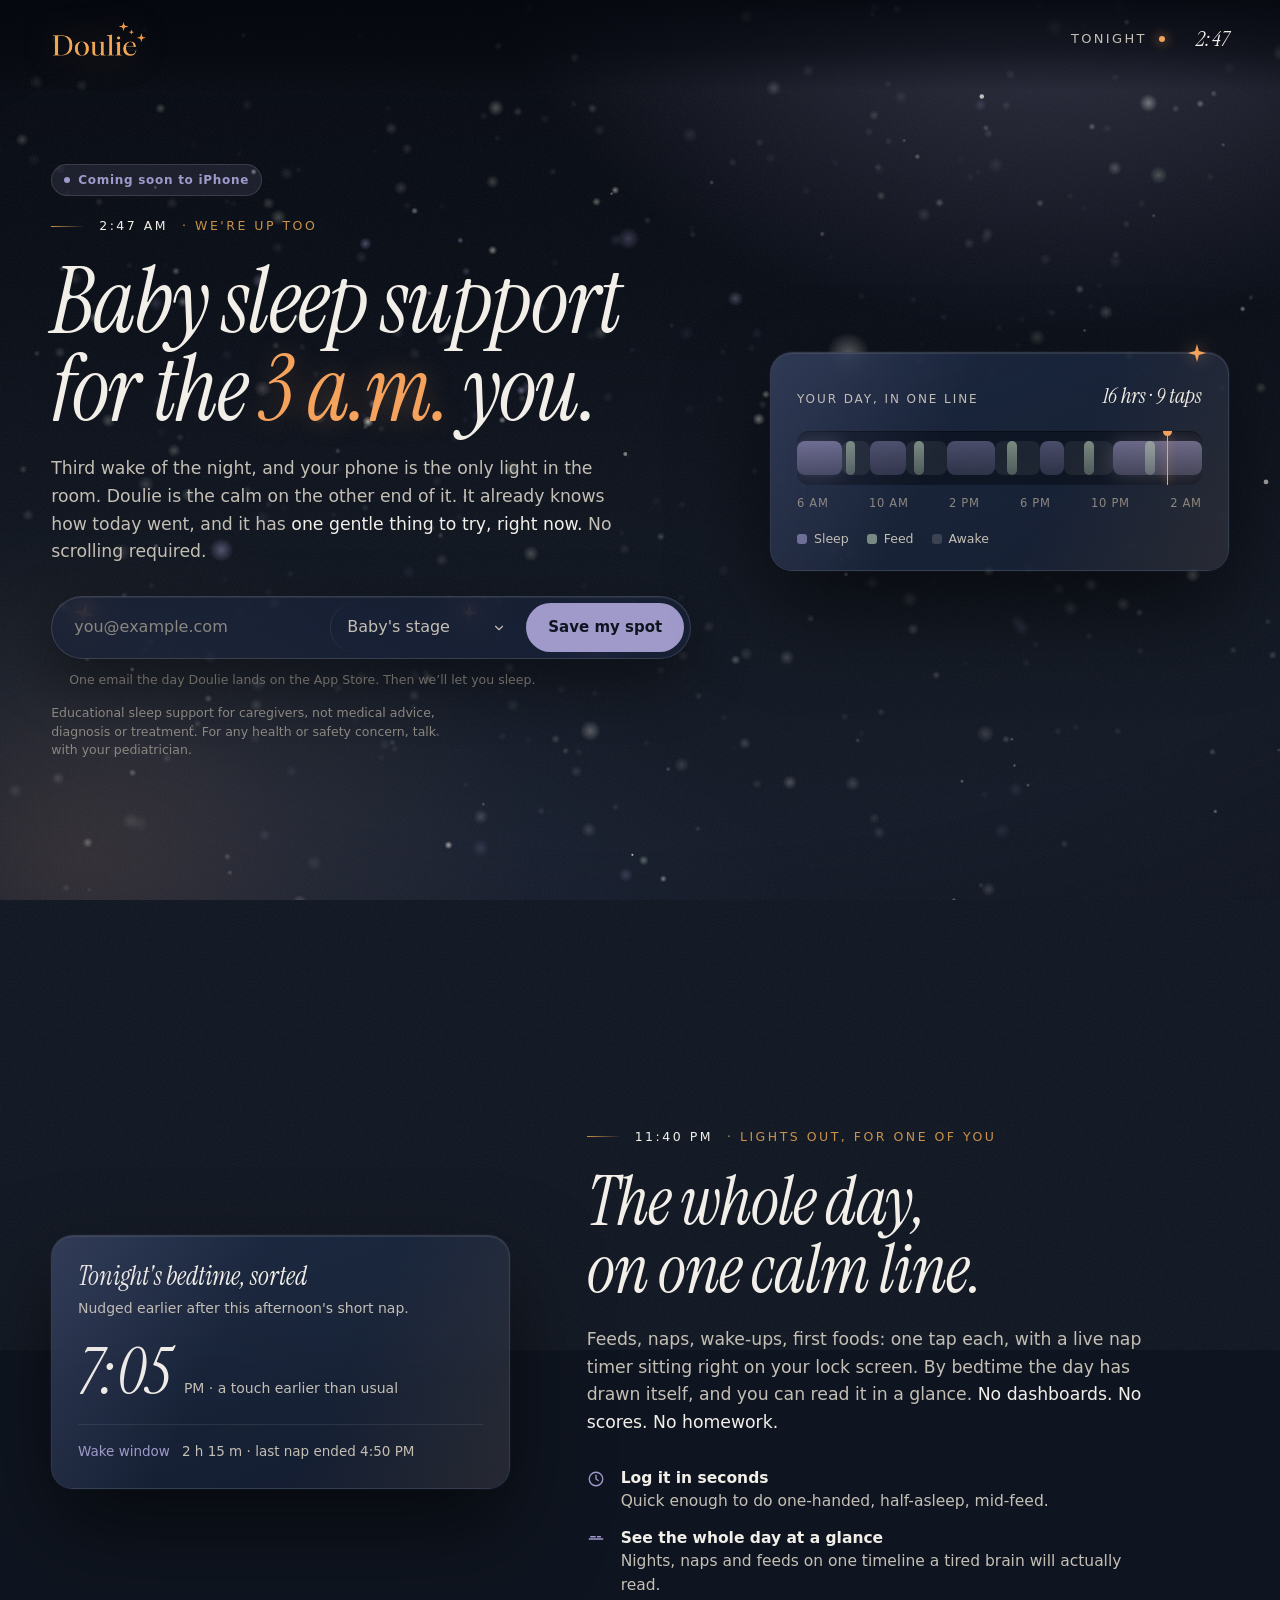
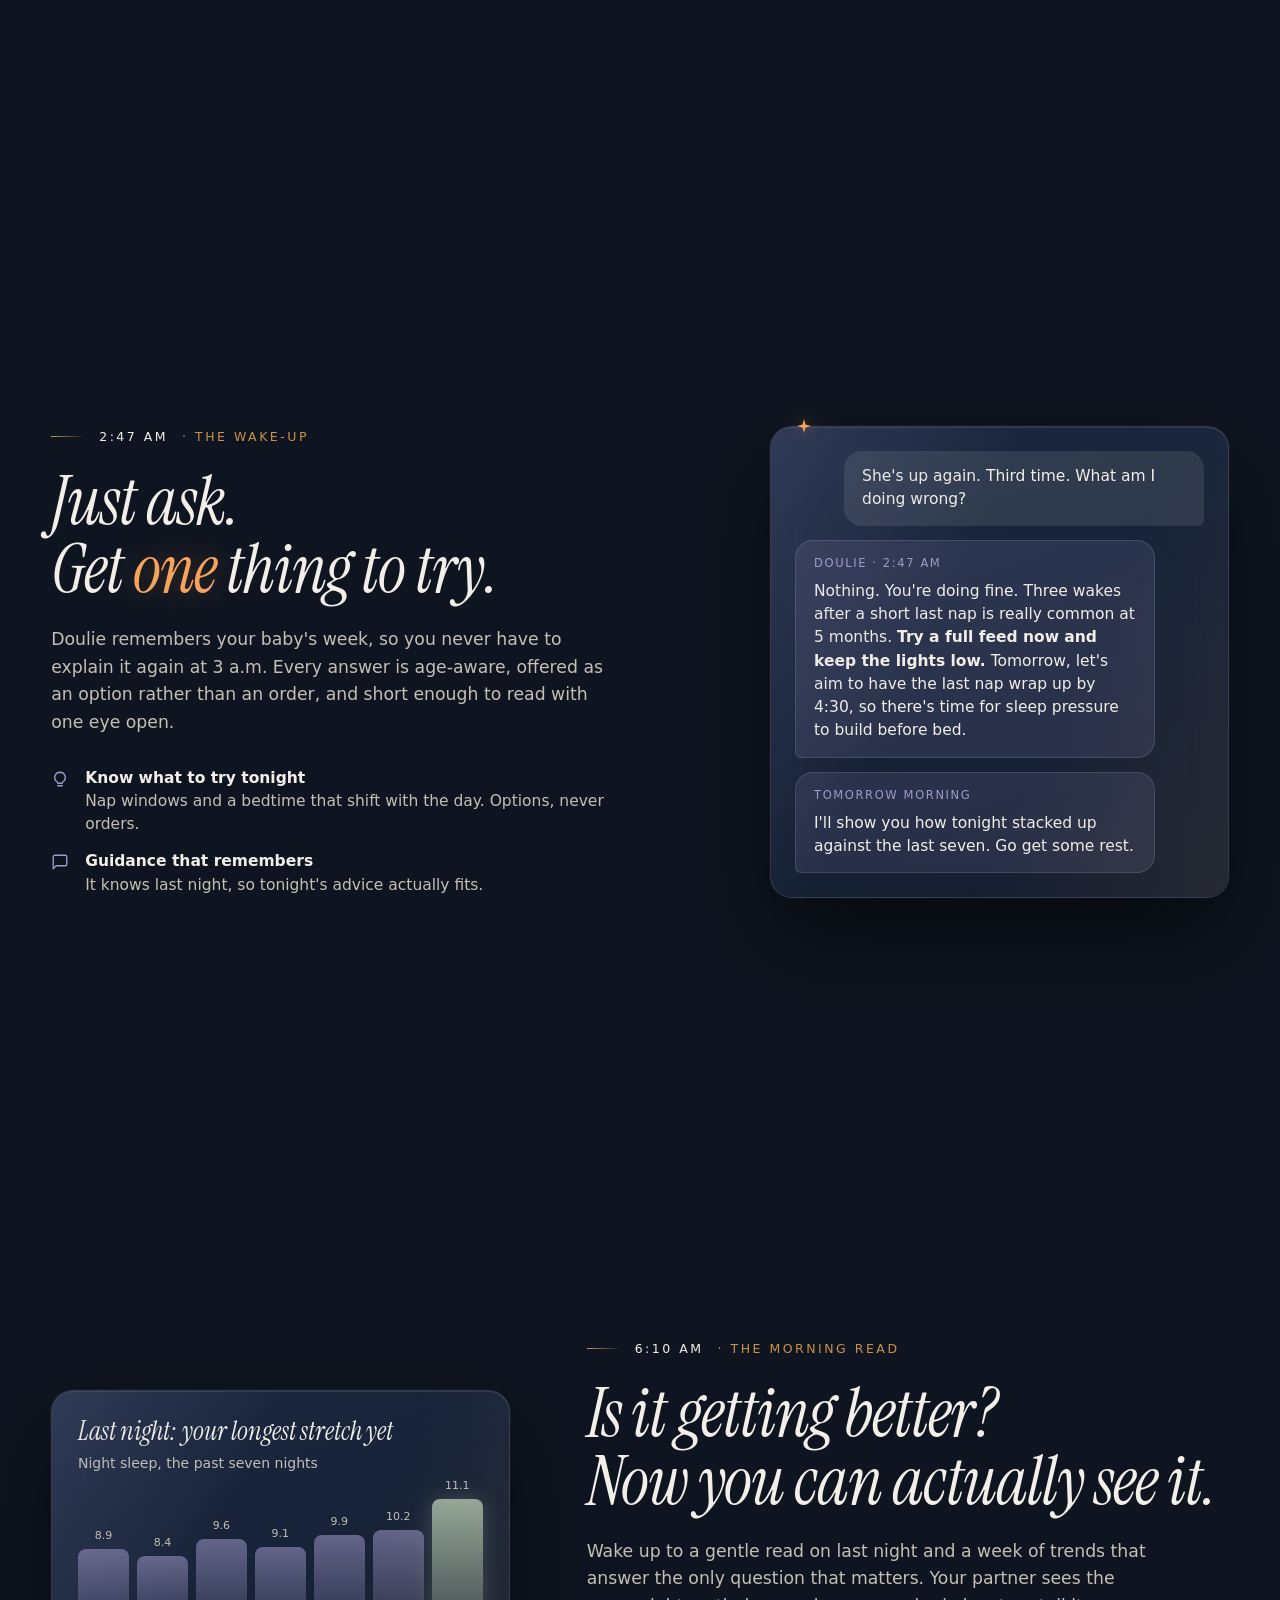
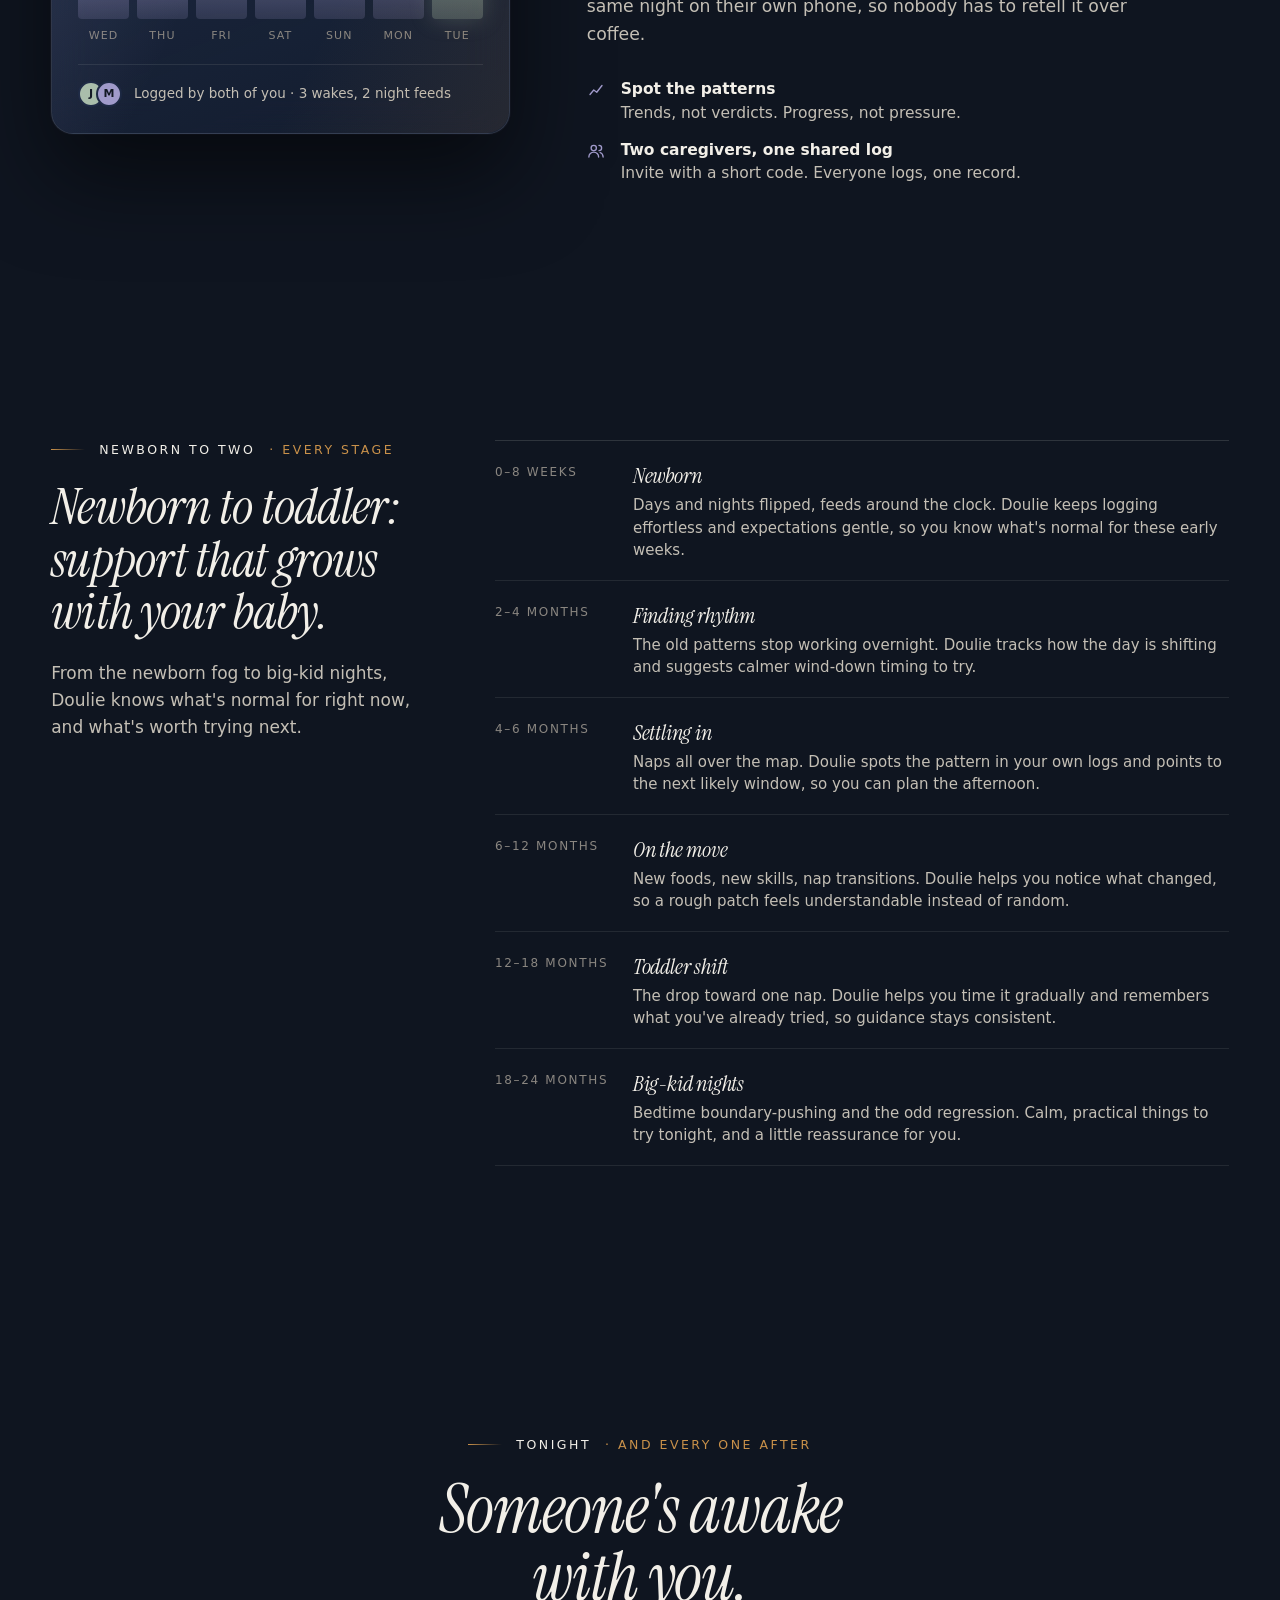
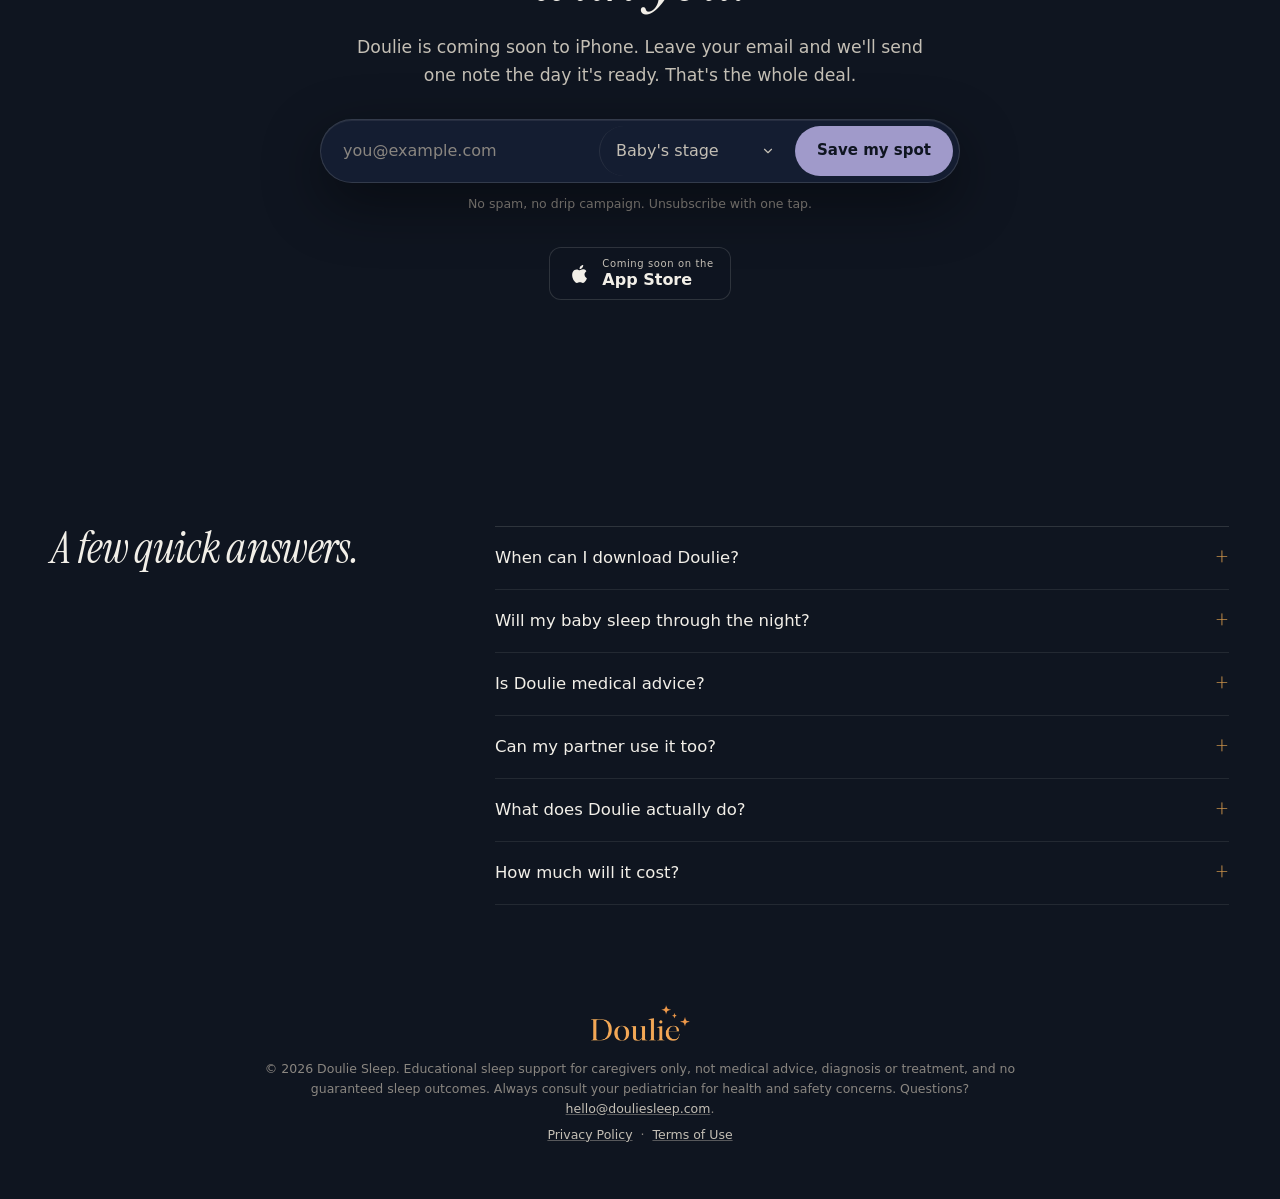
<file: index.html>
<!DOCTYPE html>
<html lang="en" style="color-scheme:dark">
<head><meta charSet="utf-8"/>
<meta name="viewport" content="width=device-width, initial-scale=1"/>
<link rel="preconnect" href="https://fonts.googleapis.com"/>
<link rel="preconnect" href="https://fonts.gstatic.com" crossorigin/>
<link rel="preconnect" href="https://api.fontshare.com"/>
<link rel="preconnect" href="https://cdn.fontshare.com" crossorigin/>
<link rel="stylesheet" href="https://fonts.googleapis.com/css2?family=Instrument+Serif:ital@0;1&display=swap"/>
<link rel="stylesheet" href="https://api.fontshare.com/v2/css?f[]=satoshi@400,500,700&display=swap"/>
<link rel="stylesheet" href="/landing.css?v=20260909"/>
<meta name="theme-color" content="#0F1520"/>
<meta name="color-scheme" content="dark"/>
<title>Doulie — Baby Sleep App &amp; Newborn Sleep Tracker (Coming Soon)</title>
<meta name="description" content="A calm, AI-powered baby sleep app: one-tap logging, nights and naps on one timeline, and one gentle thing to try tonight. Newborn to two years."/>
<meta name="application-name" content="Doulie Sleep"/>
<meta name="author" content="Doulie Sleep"/>
<meta name="robots" content="index, follow"/>
<link rel="canonical" href="https://douliesleep.com"/>
<meta property="og:title" content="Doulie — Baby Sleep App &amp; Newborn Sleep Tracker (Coming Soon)"/>
<meta property="og:description" content="A calm, AI-powered baby sleep app for exhausted parents — one-tap logging, a timeline of the day, partner sharing, and gentle guidance for tonight. Coming soon to the App Store. Join the launch list."/>
<meta property="og:url" content="https://douliesleep.com"/>
<meta property="og:site_name" content="Doulie Sleep"/>
<meta property="og:locale" content="en_US"/>
<meta property="og:image" content="https://douliesleep.com/doulie-social-preview.png"/>
<meta property="og:image:width" content="1200"/>
<meta property="og:image:height" content="630"/>
<meta property="og:image:alt" content="Doulie Sleep night-sky preview with warm stars"/>
<meta property="og:type" content="website"/>
<meta name="twitter:card" content="summary_large_image"/>
<meta name="twitter:title" content="Doulie — Baby Sleep App &amp; Newborn Sleep Tracker (Coming Soon)"/>
<meta name="twitter:description" content="AI-powered baby sleep app &amp; newborn sleep tracker. Log the day, spot patterns, know what to try tonight. Coming soon to the App Store."/>
<meta name="twitter:image" content="https://douliesleep.com/doulie-social-preview.png"/>
<link rel="shortcut icon" href="/favicon-stars-only-20260724.ico"/>
<link rel="icon" href="/favicon-stars-only-20260724.ico" sizes="any"/>
<link rel="icon" href="/favicon-stars-only-32x32-20260724.png" sizes="32x32" type="image/png"/>
<link rel="icon" href="/favicon-stars-only-16x16-20260724.png" sizes="16x16" type="image/png"/>
<link rel="icon" href="/doulie-stars-only.svg" type="image/svg+xml"/>
<link rel="apple-touch-icon" href="/apple-touch-icon.png"/>
<script type="application/ld+json">
{
  "@context": "https://schema.org",
  "@graph": [
    {
      "@type": "Organization",
      "@id": "https://douliesleep.com/#organization",
      "name": "Doulie Sleep",
      "url": "https://douliesleep.com",
      "logo": "https://douliesleep.com/doulie-wordmark.png",
      "email": "hello@douliesleep.com"
    },
    {
      "@type": "WebSite",
      "@id": "https://douliesleep.com/#website",
      "url": "https://douliesleep.com",
      "name": "Doulie",
      "publisher": { "@id": "https://douliesleep.com/#organization" },
      "inLanguage": "en-US"
    },
    {
      "@type": "SoftwareApplication",
      "@id": "https://douliesleep.com/#app",
      "name": "Doulie",
      "applicationCategory": "HealthApplication",
      "operatingSystem": "iOS",
      "description": "A calm, AI-powered baby sleep app for exhausted parents: one-tap logging of feeds, naps and wake-ups, the whole day on one timeline, partner sharing, and one gentle thing to try tonight. Educational sleep support for caregivers, not medical advice.",
      "url": "https://douliesleep.com",
      "image": "https://douliesleep.com/doulie-social-preview.png",
      "publisher": { "@id": "https://douliesleep.com/#organization" },
      "audience": { "@type": "PeopleAudience", "audienceType": "Parents and caregivers of babies from newborn to two years" }
    },
    {
      "@type": "FAQPage",
      "@id": "https://douliesleep.com/#faq",
      "mainEntity": [
        {
          "@type": "Question",
          "name": "When can I download Doulie?",
          "acceptedAnswer": { "@type": "Answer", "text": "Doulie is coming soon to the Apple App Store. Save your spot on douliesleep.com and we'll email you the moment it's available. No spam, just the one note." }
        },
        {
          "@type": "Question",
          "name": "Will my baby sleep through the night?",
          "acceptedAnswer": { "@type": "Answer", "text": "Every baby is different, and we won't promise a specific outcome. Doulie is built to help you work toward calmer, more consistent nights with practical, gentle guidance. Progress, not guarantees." }
        },
        {
          "@type": "Question",
          "name": "Is Doulie medical advice?",
          "acceptedAnswer": { "@type": "Answer", "text": "No. Doulie offers educational sleep support for caregivers. For medical questions about your baby's health, feeding or sleep safety, please speak with your pediatrician." }
        },
        {
          "@type": "Question",
          "name": "Can my partner use it too?",
          "acceptedAnswer": { "@type": "Answer", "text": "Yes. Doulie is built for households. Invite your partner or a grandparent with a short code from Settings, and you both log to the same record from your own phones. Either of you can stop sharing at any time." }
        },
        {
          "@type": "Question",
          "name": "What does Doulie actually do?",
          "acceptedAnswer": { "@type": "Answer", "text": "You log feeds, naps and wake-ups in seconds. Doulie reads those patterns, suggests the next likely window and a calm thing to try tonight, and answers questions in plain language. It keeps your baby's context so guidance stays consistent, and you can share the log with a partner so you're both working from the same night." }
        },
        {
          "@type": "Question",
          "name": "How much will it cost?",
          "acceptedAnswer": { "@type": "Answer", "text": "Doulie starts with a 7-day free trial of personalized AI guidance, then you choose a monthly or annual plan. Exact pricing lands with the App Store release, and the launch email will have it." }
        }
      ]
    }
  ]
}
</script>
</head>
<body>
<div class="sky" aria-hidden="true">
  <div class="sky-night"></div>
  <div class="sky-moon"></div>
  <div class="sky-still"></div>
  <div class="sky-dawn" id="skyDawn"></div>
  <div class="sky-dawnglow" id="skyDawnGlow"></div>
  <div class="nightlight" id="nightlight"></div>
</div>
<canvas id="stars" aria-hidden="true"></canvas>
<div class="vignette" aria-hidden="true"></div>
<div class="grain" aria-hidden="true"></div>

<header class="top">
  <a href="/" aria-label="Doulie home"><img class="wordmark" src="/doulie-wordmark-2x.png" alt="Doulie" width="361" height="128" fetchpriority="high"/></a>
  <div class="clock" aria-live="polite"><span>Tonight</span><i class="dot" aria-hidden="true"></i><b id="clock">2:47</b></div>
</header>

<main class="landing-wrap" data-testid="landing-root">

  <!-- 2:47 AM · the hero -->
  <section class="beat is-in landing-hero" aria-labelledby="hero-title" data-time="2:47" data-scene="night">
    <div class="beat-inner">
      <div class="copy">
        <span class="landing-badge-soon rise" data-testid="badge-coming-soon"><span class="landing-badge-dot" aria-hidden="true"></span>Coming soon to iPhone</span>
        <p class="eyebrow rise"><time datetime="02:47">2:47 AM</time> · we're up too</p>
        <h1 id="hero-title" class="rise">Baby sleep support<br/>for the <em>3 a.m.</em> you.</h1>
        <p class="lede rise">Third wake of the night, and your phone is the only light in the room. Doulie is the calm on the other end of it. It already knows how today went, and it has <strong>one gentle thing to try, right now.</strong> No scrolling required.</p>
        <div class="hero-capture" data-testid="hero-capture">
        <form class="waitlist-form waitlist-form--hero rise" novalidate data-testid="hero-form">
          <div class="capture">
            <label for="hero-email" class="sr-only">Email</label>
            <input id="hero-email" type="email" inputmode="email" autocomplete="email" placeholder="you@example.com" class="waitlist-input" required aria-invalid="false" data-testid="hero-input-email"/>
            <label for="hero-stage" class="sr-only">Baby's stage (optional)</label>
            <select id="hero-stage" class="waitlist-select" data-testid="hero-select-stage">
              <option value="" selected>Baby's stage</option>
              <option value="expecting">Expecting</option>
              <option value="newborn">Newborn (0–8 weeks)</option>
              <option value="2-4m">2–4 months</option>
              <option value="4-6m">4–6 months</option>
              <option value="6-12m">6–12 months</option>
              <option value="12-24m">12–24 months</option>
              <option value="other">Other / not sure</option>
            </select>
            <button type="submit" class="waitlist-submit" data-testid="hero-submit">Save my spot</button>
          </div>
          <p class="waitlist-message" role="status" aria-live="polite" data-testid="hero-message">One email the day Doulie lands on the App Store. Then we’ll let you sleep.</p>
        </form>
        </div>
        <p class="hero-trust rise" data-testid="hero-trust">Educational sleep support for caregivers, not medical advice, diagnosis or treatment. For any health or safety concern, talk with your pediatrician.</p>
      </div>
      <div class="stage">
        <div class="prop glass dayline" data-tilt>
          <svg class="spark" aria-hidden="true" focusable="false" viewBox="0 0 24 24" fill="currentColor" style="top:-9px;right:22px"><path d="M12 0l2.6 9.4L24 12l-9.4 2.6L12 24l-2.6-9.4L0 12l9.4-2.6z"/></svg>
          <div class="dayline-head"><span>Your day, in one line</span><b>16 hrs · 9 taps</b></div>
          <div class="track" role="img" aria-label="Timeline of today's naps, feeds and wake windows">
            <div class="seg night" style="left:0;width:11%"></div>
            <div class="seg wake" style="left:11%;width:7%"></div>
            <div class="seg feed" style="left:12%;width:2.4%"></div>
            <div class="seg nap" style="left:18%;width:9%"></div>
            <div class="seg wake" style="left:27%;width:10%"></div>
            <div class="seg feed" style="left:29%;width:2.4%"></div>
            <div class="seg nap" style="left:37%;width:12%"></div>
            <div class="seg wake" style="left:49%;width:11%"></div>
            <div class="seg feed" style="left:52%;width:2.4%"></div>
            <div class="seg nap" style="left:60%;width:6%"></div>
            <div class="seg wake" style="left:66%;width:12%"></div>
            <div class="seg feed" style="left:71%;width:2.4%"></div>
            <div class="seg night" style="left:78%;width:22%"></div>
            <div class="seg feed" style="left:86%;width:2.4%"></div>
            <div class="now" style="left:91.5%"></div>
          </div>
          <div class="ticks" aria-hidden="true"><span>6 AM</span><span>10 AM</span><span>2 PM</span><span>6 PM</span><span>10 PM</span><span>2 AM</span></div>
          <div class="legend"><span><i class="n"></i>Sleep</span><span><i class="f"></i>Feed</span><span><i class="w"></i>Awake</span></div>
        </div>
      </div>
    </div>
  </section>

  <!-- 11:40 PM · bedtime -->
  <section class="beat beat--right" aria-labelledby="bedtime-title" data-time="11:40" data-scene="night">
    <div class="beat-inner">
      <div class="copy">
        <p class="eyebrow rise"><time datetime="23:40">11:40 PM</time> · lights out, for one of you</p>
        <h2 id="bedtime-title" class="rise">The whole day,<br/>on one calm line.</h2>
        <p class="lede rise">Feeds, naps, wake-ups, first foods: one tap each, with a live nap timer sitting right on your lock screen. By bedtime the day has drawn itself, and you can read it in a glance. <strong>No dashboards. No scores. No homework.</strong></p>
        <ul class="notes rise">
          <li><svg viewBox="0 0 24 24" fill="none" stroke="currentColor" stroke-width="1.8" stroke-linecap="round" stroke-linejoin="round" aria-hidden="true" focusable="false"><circle cx="12" cy="12" r="9"/><path d="M12 7v5l3 2"/></svg><span><b>Log it in seconds</b>Quick enough to do one-handed, half-asleep, mid-feed.</span></li>
          <li><svg viewBox="0 0 24 24" fill="none" stroke="currentColor" stroke-width="1.8" stroke-linecap="round" stroke-linejoin="round" aria-hidden="true" focusable="false"><path d="M3 12h18M5 9h6M14 9h4"/></svg><span><b>See the whole day at a glance</b>Nights, naps and feeds on one timeline a tired brain will actually read.</span></li>
        </ul>
      </div>
      <div class="stage">
        <div class="prop glass read" data-tilt>
          <p class="read-title">Tonight's bedtime, sorted</p>
          <p class="read-sub">Nudged earlier after this afternoon's short nap.</p>
          <div class="bigtime"><b>7:05</b><span>PM · a touch earlier than usual</span></div>
          <div class="shared"><span class="k">Wake window</span> 2 h 15 m · last nap ended 4:50 PM</div>
        </div>
      </div>
    </div>
  </section>

  <!-- 2:47 AM · the wake-up -->
  <section class="beat" aria-labelledby="wake-title" data-time="2:47" data-scene="deep">
    <div class="beat-inner">
      <div class="copy">
        <p class="eyebrow rise"><time datetime="02:47">2:47 AM</time> · the wake-up</p>
        <h2 id="wake-title" class="rise">Just ask.<br/>Get <em>one</em> thing to try.</h2>
        <p class="lede rise">Doulie remembers your baby's week, so you never have to explain it again at 3 a.m. Every answer is age-aware, offered as an option rather than an order, and short enough to read with one eye open.</p>
        <ul class="notes rise">
          <li><svg viewBox="0 0 24 24" fill="none" stroke="currentColor" stroke-width="1.8" stroke-linecap="round" stroke-linejoin="round" aria-hidden="true" focusable="false"><path d="M12 3a7 7 0 0 0-4 12.7c.6.5 1 1.2 1 2h6c0-.8.4-1.5 1-2A7 7 0 0 0 12 3zM9 21h6"/></svg><span><b>Know what to try tonight</b>Nap windows and a bedtime that shift with the day. Options, never orders.</span></li>
          <li><svg viewBox="0 0 24 24" fill="none" stroke="currentColor" stroke-width="1.8" stroke-linecap="round" stroke-linejoin="round" aria-hidden="true" focusable="false"><path d="M21 15a2 2 0 0 1-2 2H7l-4 4V5a2 2 0 0 1 2-2h14a2 2 0 0 1 2 2z"/></svg><span><b>Guidance that remembers</b>It knows last night, so tonight's advice actually fits.</span></li>
        </ul>
      </div>
      <div class="stage">
        <div class="prop glass exchange" data-tilt>
          <svg class="spark" aria-hidden="true" focusable="false" viewBox="0 0 24 24" fill="currentColor" style="top:-8px;left:26px;width:14px;height:14px"><path d="M12 0l2.6 9.4L24 12l-9.4 2.6L12 24l-2.6-9.4L0 12l9.4-2.6z"/></svg>
          <div class="msg you">She's up again. Third time. What am I doing wrong?</div>
          <div class="msg doulie"><small>Doulie · 2:47 AM</small>Nothing. You're doing fine. Three wakes after a short last nap is really common at 5 months. <b>Try a full feed now and keep the lights low.</b> Tomorrow, let's aim to have the last nap wrap up by 4:30, so there's time for sleep pressure to build before bed.</div>
          <div class="msg doulie"><small>Tomorrow morning</small>I'll show you how tonight stacked up against the last seven. Go get some rest.</div>
        </div>
      </div>
    </div>
  </section>

  <!-- 6:10 AM · the morning read -->
  <section class="beat beat--right" aria-labelledby="morning-title" data-time="6:10" data-scene="dawn">
    <div class="beat-inner">
      <div class="copy">
        <p class="eyebrow rise"><time datetime="06:10">6:10 AM</time> · the morning read</p>
        <h2 id="morning-title" class="rise">Is it getting better?<br/>Now you can actually see it.</h2>
        <p class="lede rise">Wake up to a gentle read on last night and a week of trends that answer the only question that matters. Your partner sees the same night on their own phone, so nobody has to retell it over coffee.</p>
        <ul class="notes rise">
          <li><svg viewBox="0 0 24 24" fill="none" stroke="currentColor" stroke-width="1.8" stroke-linecap="round" stroke-linejoin="round" aria-hidden="true" focusable="false"><path d="M4 18l5-6 4 3 7-9"/></svg><span><b>Spot the patterns</b>Trends, not verdicts. Progress, not pressure.</span></li>
          <li><svg viewBox="0 0 24 24" fill="none" stroke="currentColor" stroke-width="1.8" stroke-linecap="round" stroke-linejoin="round" aria-hidden="true" focusable="false"><circle cx="9" cy="8" r="3.5"/><path d="M2.5 20a6.5 6.5 0 0 1 13 0M16 4.5a3.5 3.5 0 0 1 0 7M21.5 20a6.5 6.5 0 0 0-4-6"/></svg><span><b>Two caregivers, one shared log</b>Invite with a short code. Everyone logs, one record.</span></li>
        </ul>
      </div>
      <div class="stage">
        <div class="prop glass read" data-tilt>
          <p class="read-title">Last night: your longest stretch yet</p>
          <p class="read-sub">Night sleep, the past seven nights</p>
          <div class="week" role="img" aria-label="Bar chart of night sleep across the past seven nights, ending with the longest stretch so far">
            <div style="height:58%"><span>8.9</span></div>
            <div style="height:52%"><span>8.4</span></div>
            <div style="height:66%"><span>9.6</span></div>
            <div style="height:60%"><span>9.1</span></div>
            <div style="height:70%"><span>9.9</span></div>
            <div style="height:74%"><span>10.2</span></div>
            <div style="height:100%"><span>11.1</span></div>
          </div>
          <div class="days" aria-hidden="true"><span>WED</span><span>THU</span><span>FRI</span><span>SAT</span><span>SUN</span><span>MON</span><span>TUE</span></div>
          <div class="shared"><span class="avatars" aria-hidden="true"><i>J</i><i>M</i></span>Logged by both of you · 3 wakes, 2 night feeds</div>
        </div>
      </div>
    </div>
  </section>

  <!-- every age · support that grows -->
  <section class="beat stages-beat" aria-labelledby="stages-title" data-time="6:10" data-scene="dawn">
    <div class="beat-inner">
      <div class="copy">
        <p class="eyebrow rise"><time>Newborn to two</time> · every stage</p>
        <h2 id="stages-title" class="rise">Newborn to toddler:<br/>support that grows with your baby.</h2>
        <p class="lede rise">From the newborn fog to big-kid nights, Doulie knows what's normal for right now, and what's worth trying next.</p>
      </div>
      <ul class="stages rise" data-testid="stages-list">
        <li><span class="age">0–8 weeks</span><span><b>Newborn</b>Days and nights flipped, feeds around the clock. Doulie keeps logging effortless and expectations gentle, so you know what's normal for these early weeks.</span></li>
        <li><span class="age">2–4 months</span><span><b>Finding rhythm</b>The old patterns stop working overnight. Doulie tracks how the day is shifting and suggests calmer wind-down timing to try.</span></li>
        <li><span class="age">4–6 months</span><span><b>Settling in</b>Naps all over the map. Doulie spots the pattern in your own logs and points to the next likely window, so you can plan the afternoon.</span></li>
        <li><span class="age">6–12 months</span><span><b>On the move</b>New foods, new skills, nap transitions. Doulie helps you notice what changed, so a rough patch feels understandable instead of random.</span></li>
        <li><span class="age">12–18 months</span><span><b>Toddler shift</b>The drop toward one nap. Doulie helps you time it gradually and remembers what you've already tried, so guidance stays consistent.</span></li>
        <li><span class="age">18–24 months</span><span><b>Big-kid nights</b>Bedtime boundary-pushing and the odd regression. Calm, practical things to try tonight, and a little reassurance for you.</span></li>
      </ul>
    </div>
  </section>

  <!-- tonight · the close -->
  <section class="beat close landing-cta-block" aria-labelledby="join-title" data-time="7:05" data-scene="dawn" data-testid="landing-cta-section">
    <div class="beat-inner">
      <div class="copy">
        <p class="eyebrow rise"><time>Tonight</time> · and every one after</p>
        <h2 id="join-title" class="rise">Someone's awake<br/>with you.</h2>
        <p class="lede rise">Doulie is coming soon to iPhone. Leave your email and we'll send one note the day it's ready. That's the whole deal.</p>
        <form class="waitlist-form waitlist-form--block rise" novalidate data-testid="footer-form">
          <div class="capture">
            <label for="footer-email" class="sr-only">Email</label>
            <input id="footer-email" type="email" inputmode="email" autocomplete="email" placeholder="you@example.com" class="waitlist-input" required aria-invalid="false" data-testid="footer-input-email"/>
            <label for="footer-stage" class="sr-only">Baby's stage (optional)</label>
            <select id="footer-stage" class="waitlist-select" data-testid="footer-select-stage">
              <option value="" selected>Baby's stage</option>
              <option value="expecting">Expecting</option>
              <option value="newborn">Newborn (0–8 weeks)</option>
              <option value="2-4m">2–4 months</option>
              <option value="4-6m">4–6 months</option>
              <option value="6-12m">6–12 months</option>
              <option value="12-24m">12–24 months</option>
              <option value="other">Other / not sure</option>
            </select>
            <button type="submit" class="waitlist-submit" data-testid="footer-submit">Save my spot</button>
          </div>
          <p class="waitlist-message" role="status" aria-live="polite" data-testid="footer-message">No spam, no drip campaign. Unsubscribe with one tap.</p>
        </form>
        <span class="appstore-badge rise" role="img" aria-label="Doulie is coming soon on the Apple App Store" data-testid="appstore-badge"><svg class="appstore-badge-logo" viewBox="0 0 24 24" width="26" height="26" aria-hidden="true" focusable="false"><path fill="currentColor" d="M17.05 12.54c-.02-2.1 1.72-3.11 1.8-3.16-0.98-1.44-2.51-1.63-3.05-1.66-1.3-.13-2.53.76-3.19.76-.65 0-1.67-.74-2.75-.72-1.42.02-2.73.82-3.46 2.09-1.47 2.55-.38 6.33 1.06 8.4.7 1.02 1.54 2.16 2.64 2.12 1.06-.04 1.46-.68 2.74-.68 1.28 0 1.64.68 2.76.66 1.14-.02 1.86-1.04 2.56-2.06.8-1.18 1.13-2.32 1.15-2.38-.03-.01-2.2-.85-2.22-3.35zM15.02 6.3c.58-.71.97-1.68.86-2.66-.84.03-1.86.56-2.46 1.26-.54.62-1.01 1.62-.88 2.57.94.07 1.9-.47 2.48-1.17z"></path></svg><span class="appstore-badge-text"><span class="appstore-badge-eyebrow">Coming soon on the</span><span class="appstore-badge-store">App Store</span></span></span>
      </div>
    </div>
  </section>

  <!-- a few quick answers -->
  <section class="beat faq-beat" aria-labelledby="faq-heading" data-time="7:05" data-scene="dawn">
    <div class="beat-inner">
      <div class="copy">
        <h2 id="faq-heading" class="rise" style="font-size:clamp(30px,3.6vw,44px)">A few quick answers.</h2>
      </div>
      <div class="landing-faq rise">
        <details class="landing-faq-item"><summary>When can I download Doulie?</summary><p>Doulie is coming soon to the Apple App Store. Save your spot above and we'll email you the moment it's available. No spam, just the one note.</p></details>
        <details class="landing-faq-item"><summary>Will my baby sleep through the night?</summary><p>Every baby is different, and we won't promise a specific outcome. Doulie is built to help you work toward calmer, more consistent nights with practical, gentle guidance. Progress, not guarantees.</p></details>
        <details class="landing-faq-item"><summary>Is Doulie medical advice?</summary><p>No. Doulie offers educational sleep support for caregivers. For medical questions about your baby's health, feeding or sleep safety, please speak with your pediatrician.</p></details>
        <details class="landing-faq-item"><summary>Can my partner use it too?</summary><p>Yes. Doulie is built for households. Invite your partner or a grandparent with a short code from Settings, and you both log to the same record from your own phones. Either of you can stop sharing at any time.</p></details>
        <details class="landing-faq-item"><summary>What does Doulie actually do?</summary><p>You log feeds, naps and wake-ups in seconds. Doulie reads those patterns, suggests the next likely window and a calm thing to try tonight, and answers questions in plain language. It keeps your baby's context so guidance stays consistent, and you can share the log with a partner so you're both working from the same night.</p></details>
        <details class="landing-faq-item"><summary>How much will it cost?</summary><p>Doulie starts with a 7-day free trial of personalized AI guidance, then you choose a monthly or annual plan. Exact pricing lands with the App Store release, and the launch email will have it.</p></details>
      </div>
    </div>
  </section>
</main>

<footer class="landing-footer">
  <div class="landing-footer-inner">
    <a href="/" aria-label="Doulie home"><img src="/doulie-wordmark-2x.png" alt="Doulie" width="361" height="128" loading="lazy"/></a>
    <p class="landing-footer-fineprint">© 2026 Doulie Sleep. Educational sleep support for caregivers only, not medical advice, diagnosis or treatment, and no guaranteed sleep outcomes. Always consult your pediatrician for health and safety concerns. Questions? <a class="landing-link" href="mailto:hello@douliesleep.com">hello@douliesleep.com</a>.</p>
    <p class="landing-footer-fineprint"><a class="landing-link" href="/privacy/">Privacy Policy</a> &nbsp;·&nbsp; <a class="landing-link" href="/terms/">Terms of Use</a></p>
  </div>
</footer>
<script src="/site.js?v=20260903b" defer></script>
</body>
</html>
</file>
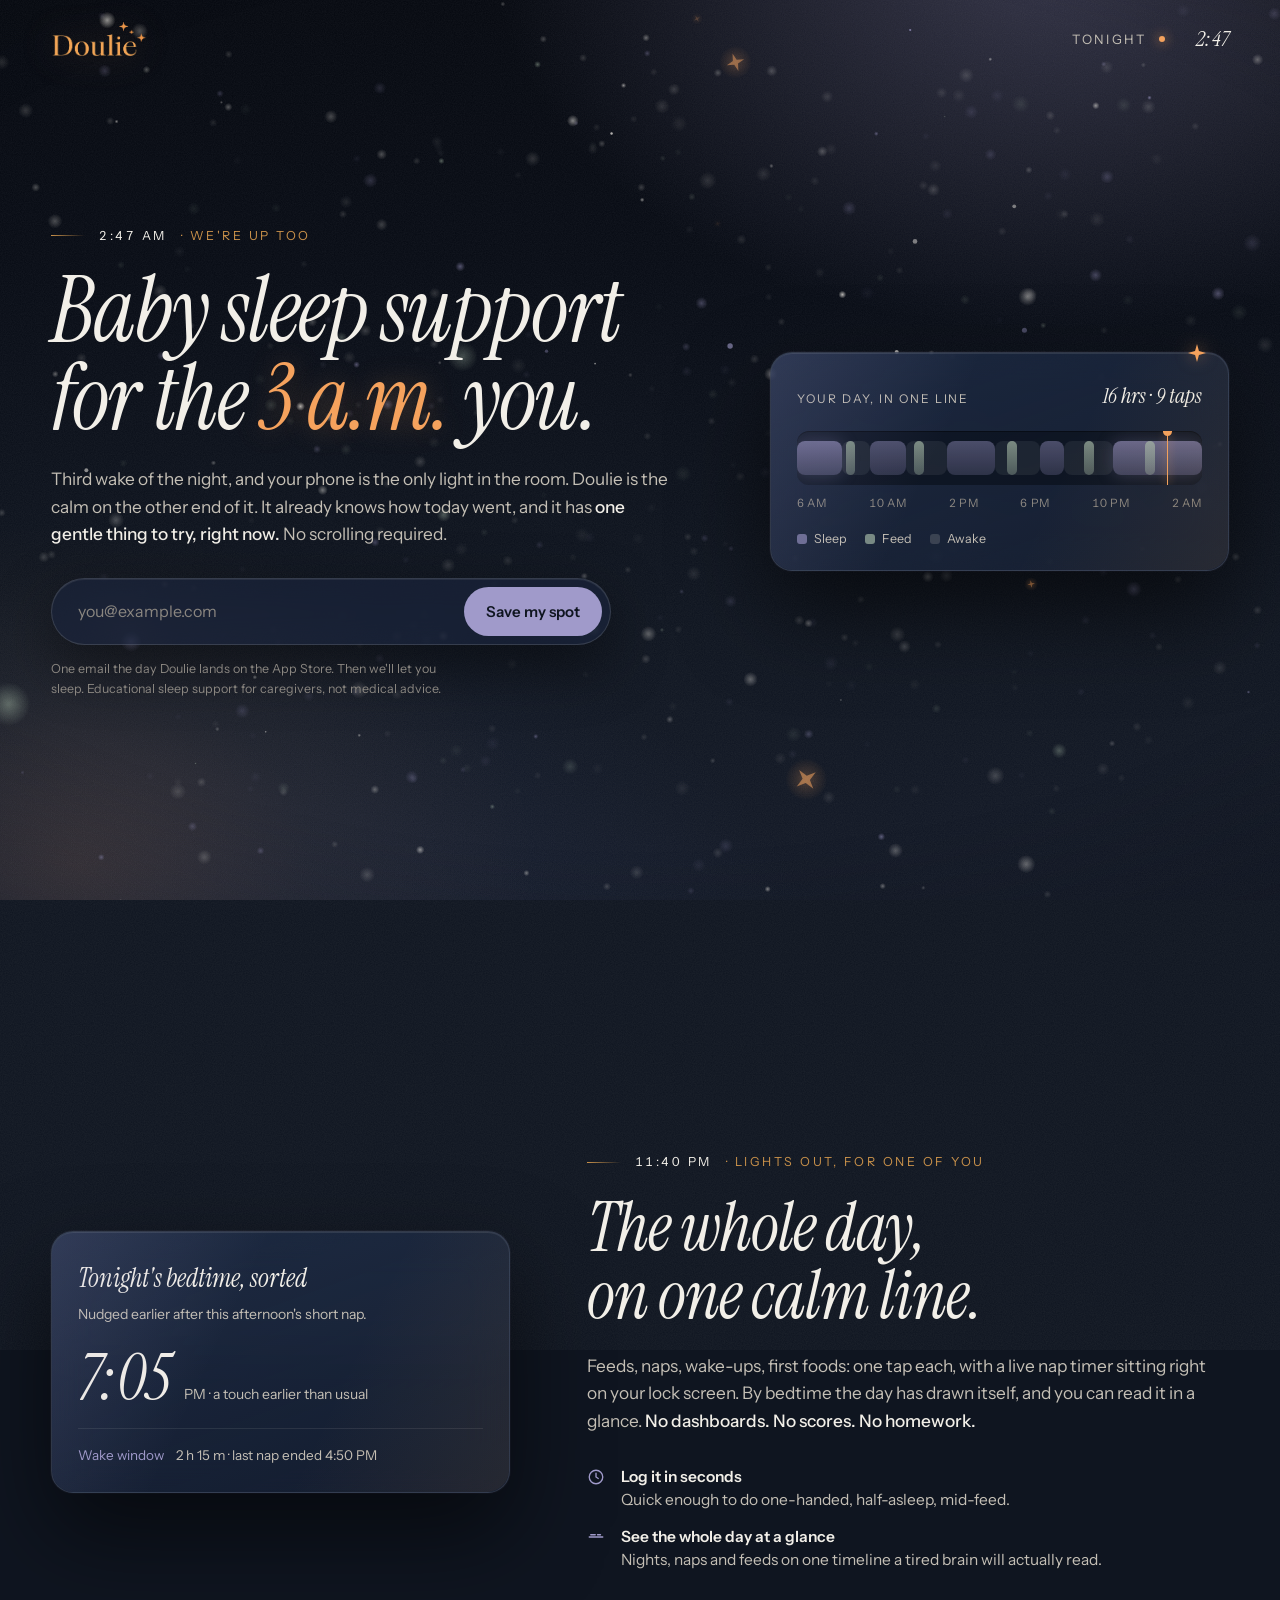
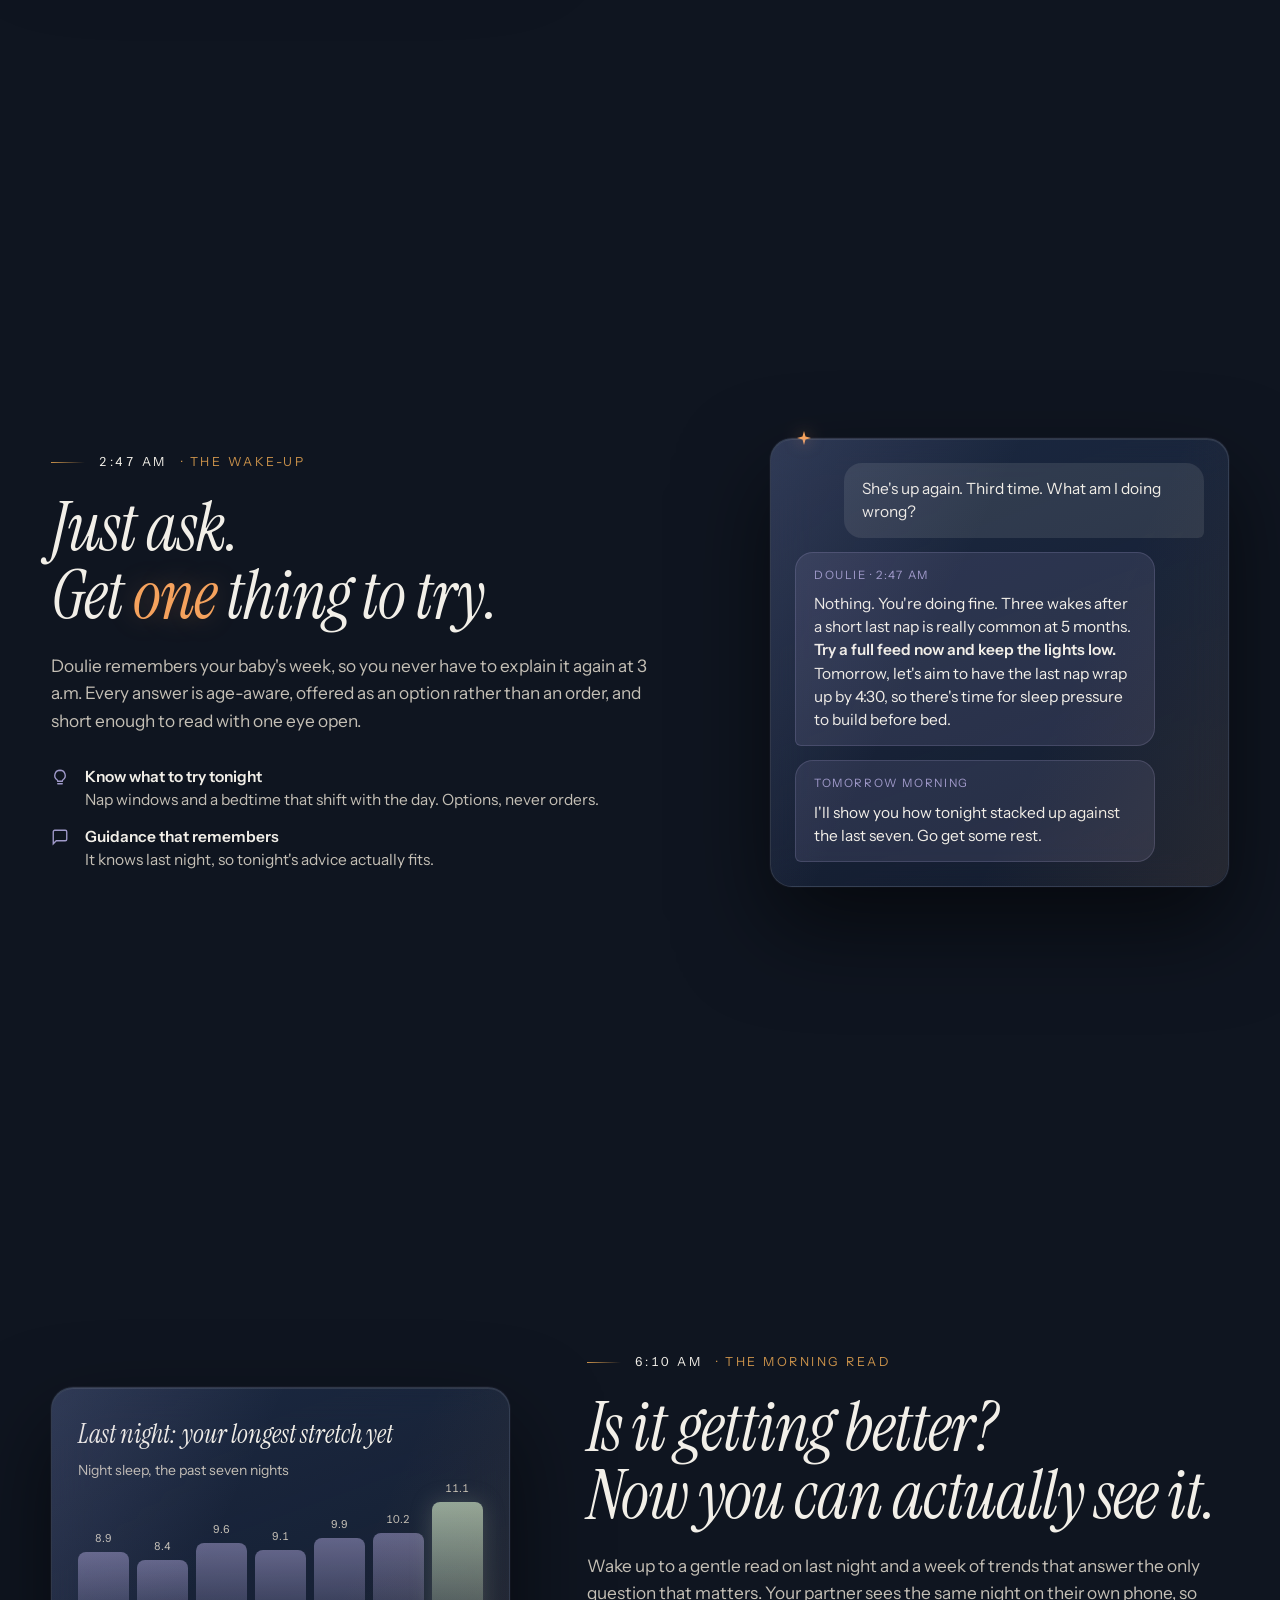
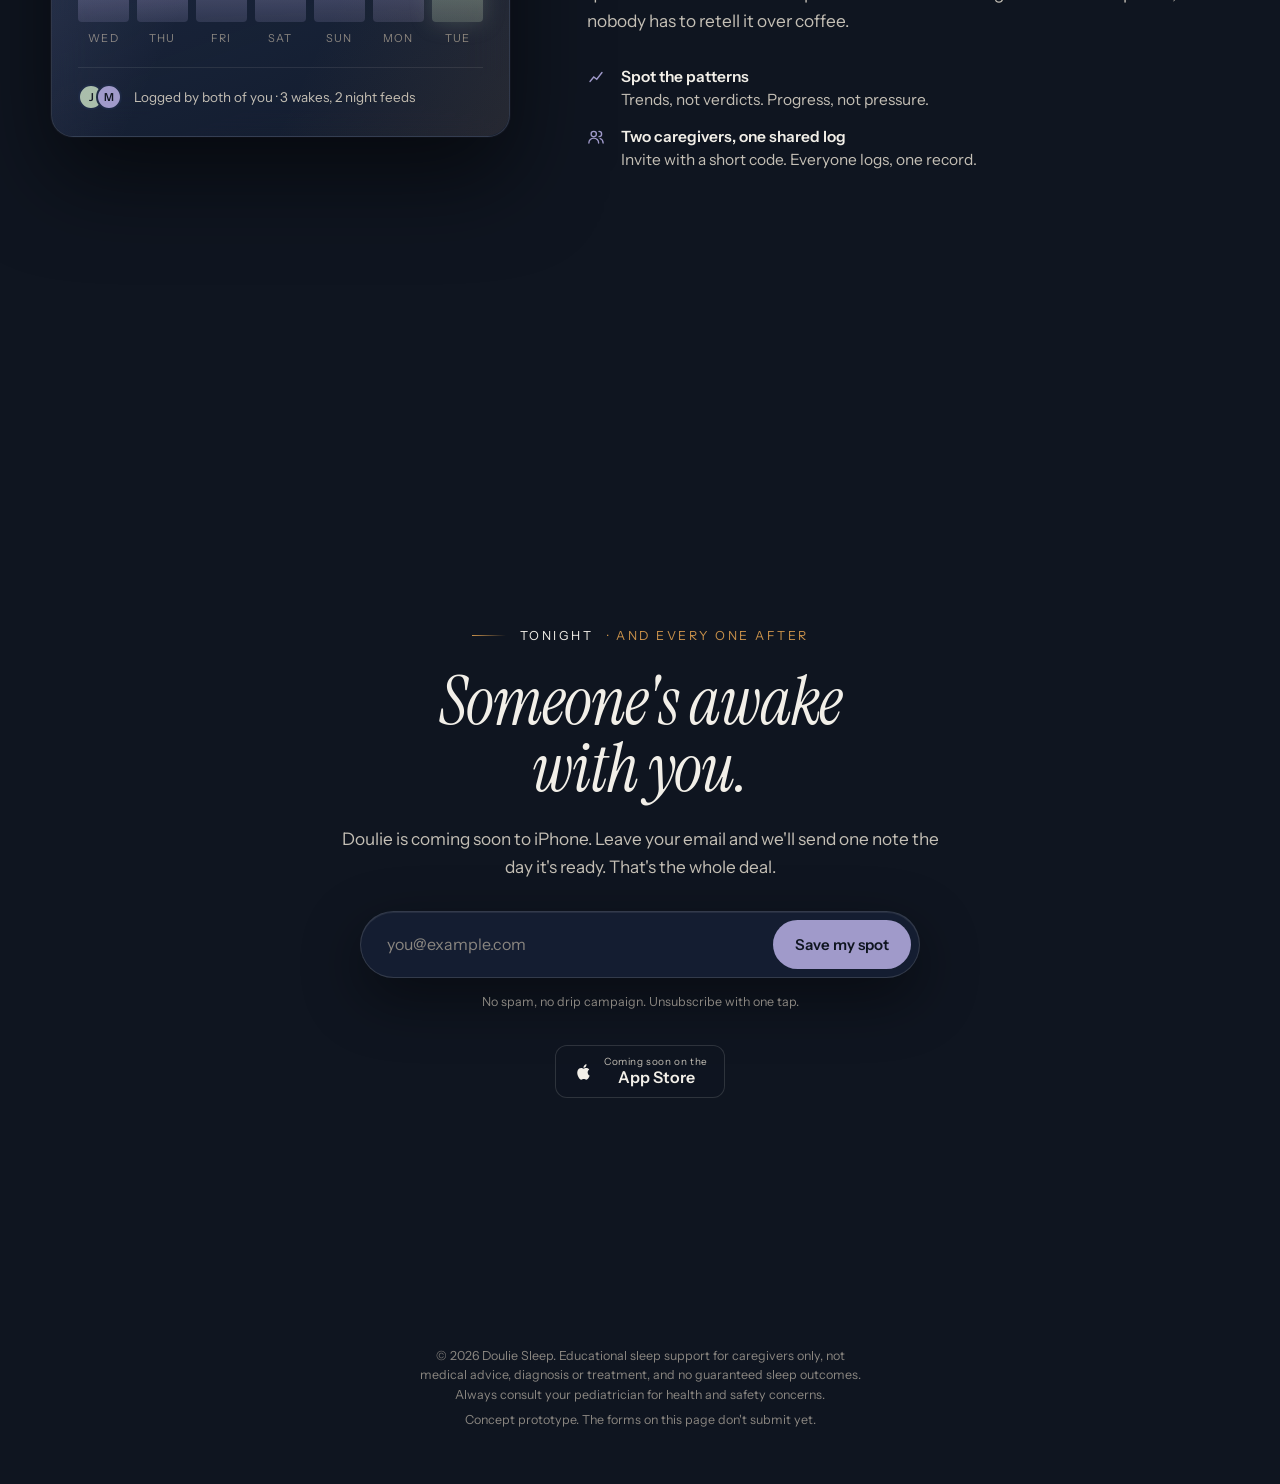
<file: concept/index.html>
<!DOCTYPE html>
<html lang="en" style="color-scheme:dark">
<head>
<meta charset="utf-8">
<meta name="viewport" content="width=device-width, initial-scale=1">
<meta name="robots" content="noindex">
<title>Doulie, The Long Night</title>
<meta name="description" content="Cinematic concept prototype for the Doulie landing page: one night, told in four hours.">
<link rel="preconnect" href="https://fonts.googleapis.com">
<link rel="stylesheet" href="https://fonts.googleapis.com/css2?family=Instrument+Serif:ital@0;1&family=Instrument+Sans:ital,wght@0,400;0,500;0,600;1,400&display=swap">
<style>
  /* Doulie palette, carried over from the production stylesheet. Single-theme by design:
     this page is one night, and it stays night on either host ground. */
  :root{
    --deep:#070B14; --bg:#0F1520; --bg2:#121826;
    --surface:#1A2640; --surface2:#20304D;
    --text:#F2EFE8; --muted:#C4BFB5; --faint:#8A8680;
    --lav:#A09ACA; --lav-h:#8A83B8; --lav-soft:rgba(160,154,202,.12);
    --gold:#C9914A; --spark:#F5A25D; --gold-soft:rgba(201,145,74,.14);
    --sage:#AABFAA; --sage-soft:rgba(170,191,170,.12);
    --line:rgba(242,239,232,.14); --divider:rgba(242,239,232,.09);
    --display:"Instrument Serif",Georgia,"Times New Roman",serif;
    --body:"Instrument Sans","Satoshi",system-ui,-apple-system,sans-serif;
    --ease:cubic-bezier(.16,1,.3,1);
    --p:0;           /* scroll progress 0..1, driven by JS */
  }
  *{box-sizing:border-box}
  html{scroll-behavior:smooth}
  body{margin:0;background:var(--bg);color:var(--text);font-family:var(--body);font-size:17px;line-height:1.55;-webkit-font-smoothing:antialiased;overflow-x:hidden}
  a{color:inherit}
  ::selection{background:rgba(160,154,202,.35)}

  /* ---------- the sky: three fixed planes behind everything ---------- */
  .sky{position:fixed;inset:0;z-index:0;pointer-events:none}
  .sky-night{position:absolute;inset:0;background:linear-gradient(180deg,#05080F 0%,var(--deep) 30%,var(--bg) 70%,var(--bg2) 100%)}
  .sky-moon{position:absolute;inset:0;background:radial-gradient(900px 620px at 82% -6%,rgba(160,154,202,.30),rgba(160,154,202,0) 62%),radial-gradient(1200px 700px at 8% 110%,rgba(63,78,120,.28),rgba(15,21,32,0) 60%)}
  .sky-dawn{position:absolute;inset:0;opacity:0;background:linear-gradient(180deg,#0B1020 0%,#16203A 45%,#2A3A52 78%,#4B5C63 100%);transition:opacity .9s var(--ease)}
  .sky-dawnglow{position:absolute;inset:0;opacity:0;background:radial-gradient(1400px 520px at 50% 108%,rgba(170,191,170,.55),rgba(201,145,74,.22) 38%,rgba(15,21,32,0) 70%);transition:opacity .9s var(--ease)}
  .nightlight{position:absolute;inset:0;opacity:.35;background:radial-gradient(700px 520px at 6% 96%,rgba(245,162,93,.40),rgba(201,145,74,.14) 34%,rgba(15,21,32,0) 66%);transition:opacity 1.2s var(--ease)}
  canvas#stars{position:fixed;inset:0;width:100%;height:100%;z-index:1;pointer-events:none}
  .vignette{position:fixed;inset:0;z-index:2;pointer-events:none;background:radial-gradient(120% 90% at 50% 45%,rgba(0,0,0,0) 55%,rgba(3,5,10,.55) 100%)}
  .grain{position:fixed;inset:-50%;width:200%;height:200%;z-index:3;pointer-events:none;opacity:.055;
    background-image:url("data:image/svg+xml;utf8,<svg xmlns='http://www.w3.org/2000/svg' width='240' height='240'><filter id='n'><feTurbulence type='fractalNoise' baseFrequency='.9' numOctaves='2' stitchTiles='stitch'/><feColorMatrix values='0 0 0 0 1 0 0 0 0 1 0 0 0 0 1 0 0 0 1 0'/></filter><rect width='100%' height='100%' filter='url(%23n)'/></svg>");
    animation:grain 1.6s steps(6) infinite}
  @keyframes grain{0%{transform:translate(0,0)}20%{transform:translate(-3%,2%)}40%{transform:translate(2%,-4%)}60%{transform:translate(-4%,-1%)}80%{transform:translate(3%,3%)}100%{transform:translate(0,0)}}

  /* ---------- chrome ---------- */
  .top{position:fixed;top:0;left:0;right:0;z-index:20;display:flex;align-items:center;justify-content:space-between;padding:22px clamp(20px,4vw,56px);pointer-events:none}
  .top>*{pointer-events:auto}
  .wordmark{height:34px;width:auto;display:block;filter:drop-shadow(0 0 18px rgba(245,162,93,.25))}
  .clock{font-variant-numeric:tabular-nums;font-size:13px;letter-spacing:.18em;text-transform:uppercase;color:var(--muted);display:flex;align-items:center;gap:12px}
  .clock b{font-family:var(--display);font-style:italic;font-weight:400;font-size:22px;letter-spacing:0;text-transform:none;color:var(--text);min-width:5.2ch;display:inline-block;text-align:right;transition:opacity .35s}
  .clock .dot{width:6px;height:6px;border-radius:50%;background:var(--spark);box-shadow:0 0 12px var(--spark);animation:breathe 4.2s ease-in-out infinite}
  @keyframes breathe{0%,100%{opacity:.55;transform:scale(.85)}50%{opacity:1;transform:scale(1.05)}}

  /* ---------- page ---------- */
  main{position:relative;z-index:10}
  .beat{min-height:100svh;display:grid;align-items:center;padding:120px clamp(20px,4vw,56px) 96px;position:relative}
  .beat-inner{max-width:1180px;width:100%;margin:0 auto;display:grid;grid-template-columns:minmax(0,7fr) minmax(0,5fr);gap:clamp(32px,6vw,96px);align-items:center}
  .beat--right .beat-inner{grid-template-columns:minmax(0,5fr) minmax(0,7fr)}
  .beat--right .copy{order:2}
  .eyebrow{display:flex;align-items:center;gap:14px;font-size:12.5px;letter-spacing:.2em;text-transform:uppercase;color:var(--gold);margin:0 0 22px}
  .eyebrow:before{content:"";width:34px;height:1px;background:linear-gradient(90deg,var(--gold),rgba(201,145,74,0))}
  .eyebrow time{font-variant-numeric:tabular-nums;color:var(--text)}
  h1,h2{font-family:var(--display);font-weight:400;font-style:italic;letter-spacing:-.015em;margin:0 0 22px;text-wrap:balance}
  h1{font-size:clamp(48px,7vw,96px);line-height:.98}
  h2{font-size:clamp(38px,5.2vw,70px);line-height:1.02}
  h1 em,h2 em{font-style:italic;color:var(--spark);text-shadow:0 0 28px rgba(245,162,93,.28)}
  .lede{font-size:clamp(17px,1.35vw,20px);line-height:1.6;color:var(--muted);max-width:52ch;margin:0 0 30px}
  .lede strong{color:var(--text);font-weight:500}

  /* reveal: visible at rest, then a quiet rise as each beat enters */
  .rise{transform:translateY(0);opacity:1;transition:transform 1.1s var(--ease),opacity 1.1s var(--ease)}
  .js .beat:not(.is-in) .rise{transform:translateY(28px);opacity:.001}
  .js .beat.is-in .rise:nth-child(2){transition-delay:.08s}
  .js .beat.is-in .rise:nth-child(3){transition-delay:.16s}
  .js .beat.is-in .rise:nth-child(4){transition-delay:.24s}

  /* capture row: frosted lavender glass, one field, one verb */
  .capture{display:flex;gap:8px;padding:8px;border-radius:999px;background:rgba(26,38,64,.55);border:1px solid var(--line);backdrop-filter:blur(18px);-webkit-backdrop-filter:blur(18px);box-shadow:0 20px 60px rgba(0,0,0,.45),inset 0 1px 0 rgba(242,239,232,.08);max-width:560px}
  .capture input{flex:1;min-width:0;background:transparent;border:0;color:var(--text);font:inherit;font-size:16px;padding:12px 18px;outline:none}
  .capture input::placeholder{color:var(--faint)}
  .capture button{border:0;border-radius:999px;background:var(--lav);color:#0F1520;font:inherit;font-weight:600;font-size:15px;padding:13px 22px;cursor:pointer;white-space:nowrap;transition:background .2s,transform .2s,box-shadow .3s;box-shadow:0 0 0 0 rgba(160,154,202,0)}
  .capture button:hover{background:#B4AEDC;box-shadow:0 0 34px rgba(160,154,202,.35)}
  .capture button:active{transform:scale(.98)}
  .capture input:focus-visible,.capture button:focus-visible{outline:2px solid var(--spark);outline-offset:2px}
  .fine{font-size:12.5px;color:var(--faint);margin:14px 0 0;max-width:52ch}
  .fine a{color:var(--muted);text-decoration-color:rgba(196,191,181,.4)}

  /* ---------- stage objects (the "3D" props) ---------- */
  .stage{position:relative;perspective:1200px;perspective-origin:50% 40%}
  .prop{transform-style:preserve-3d;transform:rotateX(calc(var(--ty,0) * 1deg)) rotateY(calc(var(--tx,0) * 1deg));transition:transform .6s var(--ease);will-change:transform}
  .glass{background:linear-gradient(160deg,rgba(32,48,77,.72),rgba(26,38,64,.48));border:1px solid rgba(242,239,232,.12);border-radius:22px;backdrop-filter:blur(22px);-webkit-backdrop-filter:blur(22px);box-shadow:0 40px 90px rgba(0,0,0,.55),inset 0 1px 0 rgba(242,239,232,.10),0 0 0 1px rgba(160,154,202,.06)}
  .glass:after{content:"";position:absolute;inset:0;border-radius:inherit;pointer-events:none;background:linear-gradient(115deg,rgba(160,154,202,.16),rgba(160,154,202,0) 38%,rgba(201,145,74,0) 62%,rgba(201,145,74,.10))}

  /* hero prop: the day as one line */
  .dayline{padding:26px 26px 22px;position:relative}
  .dayline-head{display:flex;justify-content:space-between;align-items:baseline;margin-bottom:18px}
  .dayline-head span{font-size:12px;letter-spacing:.16em;text-transform:uppercase;color:var(--muted)}
  .dayline-head b{font-family:var(--display);font-style:italic;font-weight:400;font-size:22px}
  .track{position:relative;height:54px;border-radius:12px;background:rgba(7,11,20,.55);overflow:hidden;box-shadow:inset 0 1px 0 rgba(0,0,0,.4)}
  .seg{position:absolute;top:10px;bottom:10px;border-radius:8px;transform-origin:left;transform:scaleX(1);transition:transform 1.4s var(--ease)}
  .js .beat:not(.is-in) .seg{transform:scaleX(0)}
  .seg.night{background:linear-gradient(180deg,rgba(160,154,202,.62),rgba(160,154,202,.34));box-shadow:0 0 18px rgba(160,154,202,.25)}
  .seg.nap{background:linear-gradient(180deg,rgba(160,154,202,.42),rgba(160,154,202,.22))}
  .seg.feed{background:linear-gradient(180deg,rgba(170,191,170,.66),rgba(170,191,170,.34))}
  .seg.wake{background:rgba(242,239,232,.07)}
  .now{position:absolute;top:0;bottom:0;width:1px;background:var(--spark);box-shadow:0 0 10px var(--spark)}
  .now:after{content:"";position:absolute;top:-4px;left:-4px;width:9px;height:9px;border-radius:50%;background:var(--spark)}
  .ticks{display:flex;justify-content:space-between;margin-top:10px;font-size:11.5px;letter-spacing:.06em;color:var(--faint);font-variant-numeric:tabular-nums}
  .legend{display:flex;gap:18px;margin-top:16px;font-size:12.5px;color:var(--muted)}
  .legend i{display:inline-block;width:10px;height:10px;border-radius:3px;margin-right:7px;vertical-align:-1px}
  .legend .n{background:rgba(160,154,202,.62)} .legend .f{background:rgba(170,191,170,.66)} .legend .w{background:rgba(242,239,232,.16)}

  /* 2:47 prop: the exchange */
  .exchange{padding:24px;display:grid;gap:14px;position:relative}
  .msg{max-width:88%;padding:14px 18px;border-radius:18px;font-size:15.5px;line-height:1.5}
  .msg.you{justify-self:end;background:rgba(242,239,232,.10);border-bottom-right-radius:6px;color:var(--text)}
  .msg.doulie{justify-self:start;background:rgba(160,154,202,.14);border:1px solid rgba(160,154,202,.22);border-bottom-left-radius:6px;color:var(--text)}
  .msg.doulie small{display:block;font-size:11.5px;letter-spacing:.14em;text-transform:uppercase;color:var(--lav);margin-bottom:8px}
  .msg.doulie b{font-weight:600}
  .typing{justify-self:start;display:flex;gap:5px;padding:12px 16px}
  .typing i{width:6px;height:6px;border-radius:50%;background:var(--lav);opacity:.4;animation:type 1.4s ease-in-out infinite}
  .typing i:nth-child(2){animation-delay:.2s}.typing i:nth-child(3){animation-delay:.4s}
  @keyframes type{0%,100%{opacity:.3;transform:translateY(0)}50%{opacity:1;transform:translateY(-3px)}}
  .js .beat:not(.is-in) .msg{opacity:.001;transform:translateY(12px)}
  .msg{transition:opacity .9s var(--ease),transform .9s var(--ease)}
  .beat.is-in .msg:nth-child(2){transition-delay:.5s}
  .beat.is-in .msg:nth-child(3){transition-delay:1.2s}

  /* 6:10 prop: the morning read */
  .read{padding:26px;position:relative}
  .read-title{font-family:var(--display);font-style:italic;font-size:26px;margin:0 0 6px}
  .read-sub{color:var(--muted);font-size:14px;margin:0 0 20px}
  .week{display:grid;grid-template-columns:repeat(7,1fr);gap:8px;align-items:end;height:120px}
  .week div{position:relative;border-radius:8px 8px 4px 4px;background:linear-gradient(180deg,rgba(160,154,202,.55),rgba(160,154,202,.18));transform-origin:bottom;transition:transform 1.2s var(--ease)}
  .js .beat:not(.is-in) .week div{transform:scaleY(0)}
  .week div:last-child{background:linear-gradient(180deg,rgba(170,191,170,.85),rgba(170,191,170,.3));box-shadow:0 0 22px rgba(170,191,170,.25)}
  .week div span{position:absolute;top:-22px;left:0;right:0;text-align:center;font-size:11px;color:var(--muted);font-variant-numeric:tabular-nums}
  .days{display:grid;grid-template-columns:repeat(7,1fr);gap:8px;margin-top:8px;font-size:11px;letter-spacing:.1em;color:var(--faint);text-align:center}
  .shared{display:flex;align-items:center;gap:12px;margin-top:20px;padding-top:16px;border-top:1px solid var(--divider);font-size:13.5px;color:var(--muted)}
  .avatars{display:flex}
  .avatars i{width:26px;height:26px;border-radius:50%;border:2px solid var(--surface);background:var(--lav);margin-left:-8px;display:grid;place-items:center;font-size:11px;font-weight:600;color:#0F1520;font-style:normal}
  .avatars i:first-child{margin-left:0;background:var(--sage)}

  /* the four-point spark, the only shape language on the page */
  .spark{position:absolute;width:18px;height:18px;color:var(--spark);filter:drop-shadow(0 0 8px rgba(245,162,93,.6));animation:twinkle 5s ease-in-out infinite}
  @keyframes twinkle{0%,100%{opacity:.35;transform:scale(.8) rotate(0)}50%{opacity:1;transform:scale(1) rotate(8deg)}}

  /* feature notes under each beat's copy */
  .notes{display:grid;gap:14px;margin:0;padding:0;list-style:none;max-width:52ch}
  .notes li{display:grid;grid-template-columns:22px 1fr;gap:12px;font-size:15.5px;line-height:1.5;color:var(--muted)}
  .notes b{display:block;color:var(--text);font-weight:600}
  .notes svg{width:18px;height:18px;margin-top:3px;color:var(--lav)}

  /* close */
  .close .beat-inner{grid-template-columns:1fr;text-align:center;justify-items:center}
  .close .lede{margin-inline:auto}
  .close .capture{margin:0 auto}
  .close .fine{margin-inline:auto;text-align:center}
  .badge{display:inline-flex;align-items:center;gap:10px;margin-top:34px;padding:10px 16px;border-radius:12px;border:1px solid var(--line);background:rgba(15,21,32,.5);color:var(--text);font-size:13px;line-height:1.1}
  .badge small{display:block;font-size:10px;letter-spacing:.06em;color:var(--muted);margin-bottom:2px}
  .badge b{font-size:16px;font-weight:600}
  footer{position:relative;z-index:10;padding:40px clamp(20px,4vw,56px) 48px;text-align:center;font-size:12.5px;color:var(--faint);max-width:70ch;margin:0 auto}
  footer p{margin:6px 0}

  /* ---------- responsive ---------- */
  @media (max-width:880px){
    .beat-inner,.beat--right .beat-inner{grid-template-columns:1fr}
    .beat--right .copy{order:0}
    .beat{padding:110px 20px 72px}
    .stage{max-width:560px}
    .prop{transform:none}
    .clock span{display:none}
  }
  @media (max-width:520px){
    .capture{flex-direction:column;border-radius:22px}
    .capture button{width:100%}
    .week{height:90px}
  }
  @media (prefers-reduced-motion:reduce){
    .grain,.clock .dot,.spark,.typing i{animation:none}
    .rise,.seg,.msg,.week div,.prop{transition:none!important}
    .js .beat:not(.is-in) .rise,.js .beat:not(.is-in) .msg{opacity:1;transform:none}
    .js .beat:not(.is-in) .seg,.js .beat:not(.is-in) .week div{transform:none}
    html{scroll-behavior:auto}
  }
</style>
</head>
<body>

<div class="sky" aria-hidden="true">
  <div class="sky-night"></div>
  <div class="sky-moon"></div>
  <div class="sky-dawn" id="skyDawn"></div>
  <div class="sky-dawnglow" id="skyDawnGlow"></div>
  <div class="nightlight" id="nightlight"></div>
</div>
<canvas id="stars" aria-hidden="true"></canvas>
<div class="vignette" aria-hidden="true"></div>
<div class="grain" aria-hidden="true"></div>

<header class="top">
  <img class="wordmark" src="../doulie-wordmark.png" alt="Doulie">
  <div class="clock" aria-live="polite"><span>Tonight</span><i class="dot"></i><b id="clock">2:47</b></div>
</header>

<main>
  <!-- 00 · THE HERO · 2:47 AM -->
  <section class="beat is-in" data-time="2:47" data-scene="night">
    <div class="beat-inner">
      <div class="copy">
        <p class="eyebrow rise"><time datetime="02:47">2:47 AM</time> · we're up too</p>
        <h1 class="rise">Baby sleep support<br>for the <em>3 a.m.</em> you.</h1>
        <p class="lede rise">Third wake of the night, and your phone is the only light in the room. Doulie is the calm on the other end of it. It already knows how today went, and it has <strong>one gentle thing to try, right now.</strong> No scrolling required.</p>
        <form class="capture rise" onsubmit="event.preventDefault();this.querySelector('button').textContent='You’re on the list';">
          <label class="sr" for="e1" style="position:absolute;left:-9999px">Email</label>
          <input id="e1" type="email" placeholder="you@example.com" autocomplete="email">
          <button type="submit">Save my spot</button>
        </form>
        <p class="fine rise">One email the day Doulie lands on the App Store. Then we'll let you sleep. Educational sleep support for caregivers, not medical advice.</p>
      </div>
      <div class="stage">
        <div class="prop glass dayline" data-tilt>
          <svg class="spark" style="top:-9px;right:22px" viewBox="0 0 24 24" fill="currentColor"><path d="M12 0l2.6 9.4L24 12l-9.4 2.6L12 24l-2.6-9.4L0 12l9.4-2.6z"/></svg>
          <div class="dayline-head"><span>Your day, in one line</span><b>16 hrs · 9 taps</b></div>
          <div class="track" aria-label="Timeline of today's naps, feeds and wake windows">
            <div class="seg night" style="left:0;width:11%"></div>
            <div class="seg wake" style="left:11%;width:7%"></div>
            <div class="seg feed" style="left:12%;width:2.4%"></div>
            <div class="seg nap" style="left:18%;width:9%"></div>
            <div class="seg wake" style="left:27%;width:10%"></div>
            <div class="seg feed" style="left:29%;width:2.4%"></div>
            <div class="seg nap" style="left:37%;width:12%"></div>
            <div class="seg wake" style="left:49%;width:11%"></div>
            <div class="seg feed" style="left:52%;width:2.4%"></div>
            <div class="seg nap" style="left:60%;width:6%"></div>
            <div class="seg wake" style="left:66%;width:12%"></div>
            <div class="seg feed" style="left:71%;width:2.4%"></div>
            <div class="seg night" style="left:78%;width:22%"></div>
            <div class="seg feed" style="left:86%;width:2.4%"></div>
            <div class="now" style="left:91.5%"></div>
          </div>
          <div class="ticks"><span>6 AM</span><span>10 AM</span><span>2 PM</span><span>6 PM</span><span>10 PM</span><span>2 AM</span></div>
          <div class="legend"><span><i class="n"></i>Sleep</span><span><i class="f"></i>Feed</span><span><i class="w"></i>Awake</span></div>
        </div>
      </div>
    </div>
  </section>

  <!-- 01 · 11:40 PM · BEDTIME -->
  <section class="beat beat--right" data-time="11:40" data-scene="night">
    <div class="beat-inner">
      <div class="copy">
        <p class="eyebrow rise"><time datetime="23:40">11:40 PM</time> · lights out, for one of you</p>
        <h2 class="rise">The whole day,<br>on one calm line.</h2>
        <p class="lede rise">Feeds, naps, wake-ups, first foods: one tap each, with a live nap timer sitting right on your lock screen. By bedtime the day has drawn itself, and you can read it in a glance. <strong>No dashboards. No scores. No homework.</strong></p>
        <ul class="notes rise">
          <li><svg viewBox="0 0 24 24" fill="none" stroke="currentColor" stroke-width="1.8" stroke-linecap="round"><circle cx="12" cy="12" r="9"/><path d="M12 7v5l3 2"/></svg><span><b>Log it in seconds</b>Quick enough to do one-handed, half-asleep, mid-feed.</span></li>
          <li><svg viewBox="0 0 24 24" fill="none" stroke="currentColor" stroke-width="1.8" stroke-linecap="round"><path d="M3 12h18M5 9h6M14 9h4"/></svg><span><b>See the whole day at a glance</b>Nights, naps and feeds on one timeline a tired brain will actually read.</span></li>
        </ul>
      </div>
      <div class="stage">
        <div class="prop glass read" data-tilt>
          <p class="read-title">Tonight's bedtime, sorted</p>
          <p class="read-sub">Nudged earlier after this afternoon's short nap.</p>
          <div style="display:flex;align-items:baseline;gap:14px">
            <span style="font-family:var(--display);font-style:italic;font-size:64px;line-height:1;letter-spacing:-.02em">7:05</span>
            <span style="color:var(--muted);font-size:14px">PM · a touch earlier than usual</span>
          </div>
          <div class="shared" style="margin-top:18px"><span style="color:var(--lav)">Wake window</span> 2 h 15 m · last nap ended 4:50 PM</div>
        </div>
      </div>
    </div>
  </section>

  <!-- 02 · 2:47 AM · THE WAKE-UP -->
  <section class="beat" data-time="2:47" data-scene="deep">
    <div class="beat-inner">
      <div class="copy">
        <p class="eyebrow rise"><time datetime="02:47">2:47 AM</time> · the wake-up</p>
        <h2 class="rise">Just ask.<br>Get <em>one</em> thing to try.</h2>
        <p class="lede rise">Doulie remembers your baby's week, so you never have to explain it again at 3 a.m. Every answer is age-aware, offered as an option rather than an order, and short enough to read with one eye open.</p>
        <ul class="notes rise">
          <li><svg viewBox="0 0 24 24" fill="none" stroke="currentColor" stroke-width="1.8" stroke-linecap="round"><path d="M12 3a7 7 0 0 0-4 12.7c.6.5 1 1.2 1 2h6c0-.8.4-1.5 1-2A7 7 0 0 0 12 3zM9 21h6"/></svg><span><b>Know what to try tonight</b>Nap windows and a bedtime that shift with the day. Options, never orders.</span></li>
          <li><svg viewBox="0 0 24 24" fill="none" stroke="currentColor" stroke-width="1.8" stroke-linecap="round"><path d="M21 15a2 2 0 0 1-2 2H7l-4 4V5a2 2 0 0 1 2-2h14a2 2 0 0 1 2 2z"/></svg><span><b>Guidance that remembers</b>It knows last night, so tonight's advice actually fits.</span></li>
        </ul>
      </div>
      <div class="stage">
        <div class="prop glass exchange" data-tilt>
          <svg class="spark" style="top:-8px;left:26px;width:14px;height:14px" viewBox="0 0 24 24" fill="currentColor"><path d="M12 0l2.6 9.4L24 12l-9.4 2.6L12 24l-2.6-9.4L0 12l9.4-2.6z"/></svg>
          <div class="msg you">She's up again. Third time. What am I doing wrong?</div>
          <div class="msg doulie"><small>Doulie · 2:47 AM</small>Nothing. You're doing fine. Three wakes after a short last nap is really common at 5 months. <b>Try a full feed now and keep the lights low.</b> Tomorrow, let's aim to have the last nap wrap up by 4:30, so there's time for sleep pressure to build before bed.</div>
          <div class="msg doulie"><small>Tomorrow morning</small>I'll show you how tonight stacked up against the last seven. Go get some rest.</div>
        </div>
      </div>
    </div>
  </section>

  <!-- 03 · 6:10 AM · THE MORNING READ -->
  <section class="beat beat--right" data-time="6:10" data-scene="dawn">
    <div class="beat-inner">
      <div class="copy">
        <p class="eyebrow rise"><time datetime="06:10">6:10 AM</time> · the morning read</p>
        <h2 class="rise">Is it getting better?<br>Now you can actually see it.</h2>
        <p class="lede rise">Wake up to a gentle read on last night and a week of trends that answer the only question that matters. Your partner sees the same night on their own phone, so nobody has to retell it over coffee.</p>
        <ul class="notes rise">
          <li><svg viewBox="0 0 24 24" fill="none" stroke="currentColor" stroke-width="1.8" stroke-linecap="round"><path d="M4 18l5-6 4 3 7-9"/></svg><span><b>Spot the patterns</b>Trends, not verdicts. Progress, not pressure.</span></li>
          <li><svg viewBox="0 0 24 24" fill="none" stroke="currentColor" stroke-width="1.8" stroke-linecap="round"><circle cx="9" cy="8" r="3.5"/><path d="M2.5 20a6.5 6.5 0 0 1 13 0M16 4.5a3.5 3.5 0 0 1 0 7M21.5 20a6.5 6.5 0 0 0-4-6"/></svg><span><b>Two caregivers, one shared log</b>Invite with a short code. Everyone logs, one record.</span></li>
        </ul>
      </div>
      <div class="stage">
        <div class="prop glass read" data-tilt>
          <p class="read-title">Last night: your longest stretch yet</p>
          <p class="read-sub">Night sleep, the past seven nights</p>
          <div class="week" role="img" aria-label="Bar chart of night sleep across the past seven nights, ending with the longest stretch so far">
            <div style="height:58%"><span>8.9</span></div>
            <div style="height:52%"><span>8.4</span></div>
            <div style="height:66%"><span>9.6</span></div>
            <div style="height:60%"><span>9.1</span></div>
            <div style="height:70%"><span>9.9</span></div>
            <div style="height:74%"><span>10.2</span></div>
            <div style="height:100%"><span>11.1</span></div>
          </div>
          <div class="days"><span>WED</span><span>THU</span><span>FRI</span><span>SAT</span><span>SUN</span><span>MON</span><span>TUE</span></div>
          <div class="shared"><span class="avatars"><i>J</i><i>M</i></span>Logged by both of you · 3 wakes, 2 night feeds</div>
        </div>
      </div>
    </div>
  </section>

  <!-- 04 · TONIGHT · CLOSE -->
  <section class="beat close" data-time="7:05" data-scene="dawn">
    <div class="beat-inner">
      <div class="copy">
        <p class="eyebrow rise" style="justify-content:center"><time>Tonight</time> · and every one after</p>
        <h2 class="rise">Someone's awake<br>with you.</h2>
        <p class="lede rise">Doulie is coming soon to iPhone. Leave your email and we'll send one note the day it's ready. That's the whole deal.</p>
        <form class="capture rise" onsubmit="event.preventDefault();this.querySelector('button').textContent='You’re on the list';">
          <label for="e2" style="position:absolute;left:-9999px">Email</label>
          <input id="e2" type="email" placeholder="you@example.com" autocomplete="email">
          <button type="submit">Save my spot</button>
        </form>
        <p class="fine rise">No spam, no drip campaign. Unsubscribe with one tap.</p>
        <div class="badge rise" role="img" aria-label="Coming soon on the App Store"><svg viewBox="0 0 24 24" width="22" height="22" fill="currentColor" aria-hidden="true"><path d="M17.05 12.54c-.02-2.1 1.72-3.11 1.8-3.16-0.98-1.44-2.51-1.63-3.05-1.66-1.3-.13-2.53.76-3.19.76-.65 0-1.67-.74-2.75-.72-1.42.02-2.73.82-3.46 2.09-1.47 2.55-.38 6.33 1.06 8.4.7 1.02 1.54 2.16 2.64 2.12 1.06-.04 1.46-.68 2.74-.68 1.28 0 1.64.68 2.76.66 1.14-.02 1.86-1.04 2.56-2.06.8-1.18 1.13-2.32 1.15-2.38-.03-.01-2.2-.85-2.22-3.35zM15.02 6.3c.58-.71.97-1.68.86-2.66-.84.03-1.86.56-2.46 1.26-.54.62-1.01 1.62-.88 2.57.94.07 1.9-.47 2.48-1.17z"/></svg><span><small>Coming soon on the</small><b>App Store</b></span></div>
      </div>
    </div>
  </section>
</main>
<footer>
  <p>© 2026 Doulie Sleep. Educational sleep support for caregivers only, not medical advice, diagnosis or treatment, and no guaranteed sleep outcomes. Always consult your pediatrician for health and safety concerns.</p>
  <p>Concept prototype. The forms on this page don't submit yet.</p>
</footer>

<script>
(function(){
  document.documentElement.classList.add('js');
  var reduce = window.matchMedia('(prefers-reduced-motion: reduce)').matches;

  /* ---------- 3D star field: perspective projection, depth of field, scroll dolly, mouse pan ---------- */
  var cv = document.getElementById('stars'), ctx = cv.getContext('2d');
  var W, H, DPR, stars = [], sparks = [];
  var meteor = null, nextMeteor = 3.2; // first one crosses the hero a few seconds in, then every 9–16s
  var FOCAL = 720, NEAR = 120, FAR = 2600, FOCUS = 900;
  var camZ = -520, targetCamZ = 0, camX = 0, camY = 0, mx = 0, my = 0;
  var tints = [
    [242,239,232, .58],   // cream
    [160,154,202, .27],   // lavender
    [170,191,170, .15]    // sage
  ];
  function pick(){ var r=Math.random(), a=0; for(var i=0;i<tints.length;i++){ a+=tints[i][3]; if(r<=a) return tints[i]; } return tints[0]; }
  function seed(z){
    var t = pick();
    return { x:(Math.random()-.5)*3400, y:(Math.random()-.5)*2200, z:z, r:.7+Math.random()*1.9, c:t, ph:Math.random()*6.28, sp:.4+Math.random()*1.2 };
  }
  function resize(){
    DPR = Math.min(window.devicePixelRatio||1, 2);
    W = cv.width = Math.floor(innerWidth*DPR); H = cv.height = Math.floor(innerHeight*DPR);
    var n = Math.min(1100, Math.floor(innerWidth*innerHeight/1400));
    stars = []; for(var i=0;i<n;i++) stars.push(seed(NEAR+Math.random()*(FAR-NEAR)));
    sparks = []; for(var j=0;j<9;j++){ var s=seed(500+Math.random()*1500); s.r=6+Math.random()*7; s.c=[245,162,93,1]; s.rot=Math.random()*6.28; sparks.push(s); }
  }
  addEventListener('resize', resize, {passive:true}); resize();
  addEventListener('pointermove', function(e){ mx=(e.clientX/innerWidth-.5); my=(e.clientY/innerHeight-.5); }, {passive:true});

  var scrollP = 0, sceneMix = 0; // sceneMix: 0 night → 1 dawn (stars fade)
  function dot(sx, sy, rad, col, a, blur){
    if(blur < .06){ ctx.fillStyle='rgba('+col[0]+','+col[1]+','+col[2]+','+a+')'; ctx.beginPath(); ctx.arc(sx,sy,rad,0,6.283); ctx.fill(); return; }
    var R = Math.min(rad*(1+blur*6), 22*DPR);
    var g = ctx.createRadialGradient(sx,sy,0,sx,sy,R);
    g.addColorStop(0,'rgba('+col[0]+','+col[1]+','+col[2]+','+(a*(1-blur*.55))+')');
    g.addColorStop(1,'rgba('+col[0]+','+col[1]+','+col[2]+',0)');
    ctx.fillStyle=g; ctx.beginPath(); ctx.arc(sx,sy,R,0,6.283); ctx.fill();
  }
  function fourPoint(sx, sy, r, rot, a){
    ctx.save(); ctx.translate(sx,sy); ctx.rotate(rot);
    ctx.fillStyle='rgba(245,162,93,'+a+')';
    ctx.beginPath();
    for(var k=0;k<4;k++){ ctx.lineTo(0,-r); ctx.lineTo(r*.22,-r*.22); ctx.rotate(Math.PI/2); }
    ctx.closePath(); ctx.fill();
    var g = ctx.createRadialGradient(0,0,0,0,0,r*1.8); g.addColorStop(0,'rgba(245,162,93,'+(a*.45)+')'); g.addColorStop(1,'rgba(245,162,93,0)');
    ctx.fillStyle=g; ctx.beginPath(); ctx.arc(0,0,r*1.8,0,6.283); ctx.fill();
    ctx.restore();
  }
  var t0 = performance.now();
  function frame(now){
    var t = (now-t0)/1000;
    // camera: intro dolly from behind, then scroll dolly; mouse pans a few units, never more
    targetCamZ = scrollP*1500;
    camZ += (targetCamZ - camZ)*(reduce?1:.045);
    camX += ((mx*-90) - camX)*.06; camY += ((my*-60) - camY)*.06;
    var drift = reduce?0:Math.sin(t*.11)*18;
    ctx.clearRect(0,0,W,H);
    var cx=W/2, cy=H/2, f=FOCAL*DPR, starA = 1 - sceneMix*.82;
    for(var i=0;i<stars.length;i++){
      var s=stars[i], dz=s.z-camZ;
      if(dz<NEAR){ s.z += (FAR-NEAR); dz=s.z-camZ; }
      if(dz>FAR){ s.z -= (FAR-NEAR); dz=s.z-camZ; }
      var k=f/dz, sx=cx+(s.x+camX+drift)*k, sy=cy+(s.y+camY)*k;
      if(sx<-20||sx>W+20||sy<-20||sy>H+20) continue;
      var rad=s.r*k*1.35*DPR, tw=reduce?1:(.72+.28*Math.sin(t*s.sp+s.ph));
      var blur=Math.min(1,Math.abs(dz-FOCUS)/FOCUS);
      var a=Math.min(1,(1.15-dz/FAR))*tw*starA*.95;
      if(a<=0.01) continue;
      dot(sx,sy,Math.max(.6,rad),s.c,a,blur);
    }
    // shooting star: one fast thing on a slow page. Night scenes only.
    if(!reduce && !meteor && t>nextMeteor && sceneMix<.5 && document.visibilityState==='visible'){
      // enters top-right, falls left and toward the camera, ends in the open sky above the headline
      meteor = { x:1300+Math.random()*600, y:-(900+Math.random()*400), z:1000+Math.random()*800,
                 dx:-(1300+Math.random()*500), dy:560+Math.random()*220, dz:-260, dur:1.25+Math.random()*.4, born:t };
    }
    if(meteor){
      var m=meteor, u=(t-m.born)/m.dur; if(u>=1){ meteor=null; nextMeteor=t+9+Math.random()*7; }
      else {
        var e=1-Math.pow(1-u,2.2), hx=m.x+m.dx*e, hy=m.y+m.dy*e, hz=m.z+m.dz*e-camZ;
        var tl=Math.max(0,e-.2), tx=m.x+m.dx*tl, ty=m.y+m.dy*tl, tz=m.z+m.dz*tl-camZ;
        var kh=f/hz, kt=f/tz;
        var hX=cx+(hx+camX+drift)*kh, hY=cy+(hy+camY)*kh, tX=cx+(tx+camX+drift)*kt, tY=cy+(ty+camY)*kt;
        var ma=(u<.15?u/.15:(u>.7?(1-u)/.3:1))*starA;
        var lg=ctx.createLinearGradient(tX,tY,hX,hY);
        lg.addColorStop(0,'rgba(160,154,202,0)'); lg.addColorStop(.55,'rgba(160,154,202,'+(ma*.55)+')'); lg.addColorStop(1,'rgba(242,239,232,'+ma+')');
        ctx.strokeStyle=lg; ctx.lineCap='round'; ctx.lineWidth=Math.max(1.2,3.2*kh*DPR);
        ctx.beginPath(); ctx.moveTo(tX,tY); ctx.lineTo(hX,hY); ctx.stroke();
        var hg=ctx.createRadialGradient(hX,hY,0,hX,hY,16*DPR*kh+4);
        hg.addColorStop(0,'rgba(242,239,232,'+ma+')'); hg.addColorStop(.3,'rgba(245,162,93,'+(ma*.5)+')'); hg.addColorStop(1,'rgba(160,154,202,0)');
        ctx.fillStyle=hg; ctx.beginPath(); ctx.arc(hX,hY,16*DPR*kh+4,0,6.283); ctx.fill();
      }
    }
    for(var j=0;j<sparks.length;j++){
      var q=sparks[j], qz=q.z-camZ; if(qz<NEAR){ q.z+=(FAR-NEAR); qz=q.z-camZ; }
      var kk=f/qz, qx=cx+(q.x+camX+drift)*kk, qy=cy+(q.y+camY)*kk;
      if(qx<-40||qx>W+40||qy<-40||qy>H+40) continue;
      var qa=Math.min(1,(1.2-qz/FAR))*(reduce?1:(.55+.45*Math.sin(t*.9+q.ph)))*starA;
      fourPoint(qx,qy,q.r*kk*DPR,q.rot+(reduce?0:t*.08),qa);
    }
    if(!reduce) requestAnimationFrame(frame);
  }
  requestAnimationFrame(frame);

  /* ---------- scroll: which hour is it, and what does the sky look like ---------- */
  var beats = [].slice.call(document.querySelectorAll('.beat'));
  var clockEl=document.getElementById('clock'), dawn=document.getElementById('skyDawn'), dawnGlow=document.getElementById('skyDawnGlow'), nl=document.getElementById('nightlight');
  var scenes = { night:{dawn:0,glow:0,nl:.35,mix:0}, deep:{dawn:0,glow:0,nl:.95,mix:0}, dawn:{dawn:1,glow:.9,nl:0,mix:1} };
  var current=null;
  function setScene(b){
    if(b===current) return; current=b;
    var sc = scenes[b.dataset.scene]||scenes.night;
    dawn.style.opacity=sc.dawn; dawnGlow.style.opacity=sc.glow; nl.style.opacity=sc.nl; sceneMix=sc.mix;
    if(clockEl.textContent!==b.dataset.time){ clockEl.style.opacity=0; setTimeout(function(){ clockEl.textContent=b.dataset.time; clockEl.style.opacity=1; }, 180); }
  }
  var io = new IntersectionObserver(function(es){
    es.forEach(function(e){ if(e.isIntersecting){ e.target.classList.add('is-in'); } });
  },{threshold:.22});
  beats.forEach(function(b){ io.observe(b); });
  function onScroll(){
    var max = document.documentElement.scrollHeight-innerHeight; scrollP = max>0?Math.min(1,scrollY/max):0;
    var mid = scrollY+innerHeight*.5, best=beats[0];
    for(var i=0;i<beats.length;i++){ var r=beats[i].getBoundingClientRect(); var top=r.top+scrollY; if(top<=mid) best=beats[i]; }
    setScene(best);
  }
  addEventListener('scroll', onScroll, {passive:true}); onScroll();
  if(reduce){ /* static frame: everything already visible */ beats.forEach(function(b){ b.classList.add('is-in'); }); }

  /* ---------- props: a few degrees of tilt toward the cursor ---------- */
  if(!reduce && matchMedia('(pointer:fine)').matches){
    document.querySelectorAll('[data-tilt]').forEach(function(el){
      var host=el.parentElement;
      host.addEventListener('pointermove', function(e){ var r=host.getBoundingClientRect(); var x=(e.clientX-r.left)/r.width-.5, y=(e.clientY-r.top)/r.height-.5; el.style.setProperty('--tx', (x*7).toFixed(2)); el.style.setProperty('--ty', (-y*6).toFixed(2)); });
      host.addEventListener('pointerleave', function(){ el.style.setProperty('--tx',0); el.style.setProperty('--ty',0); });
    });
  }
})();
</script>

</body>
</html>
</file>
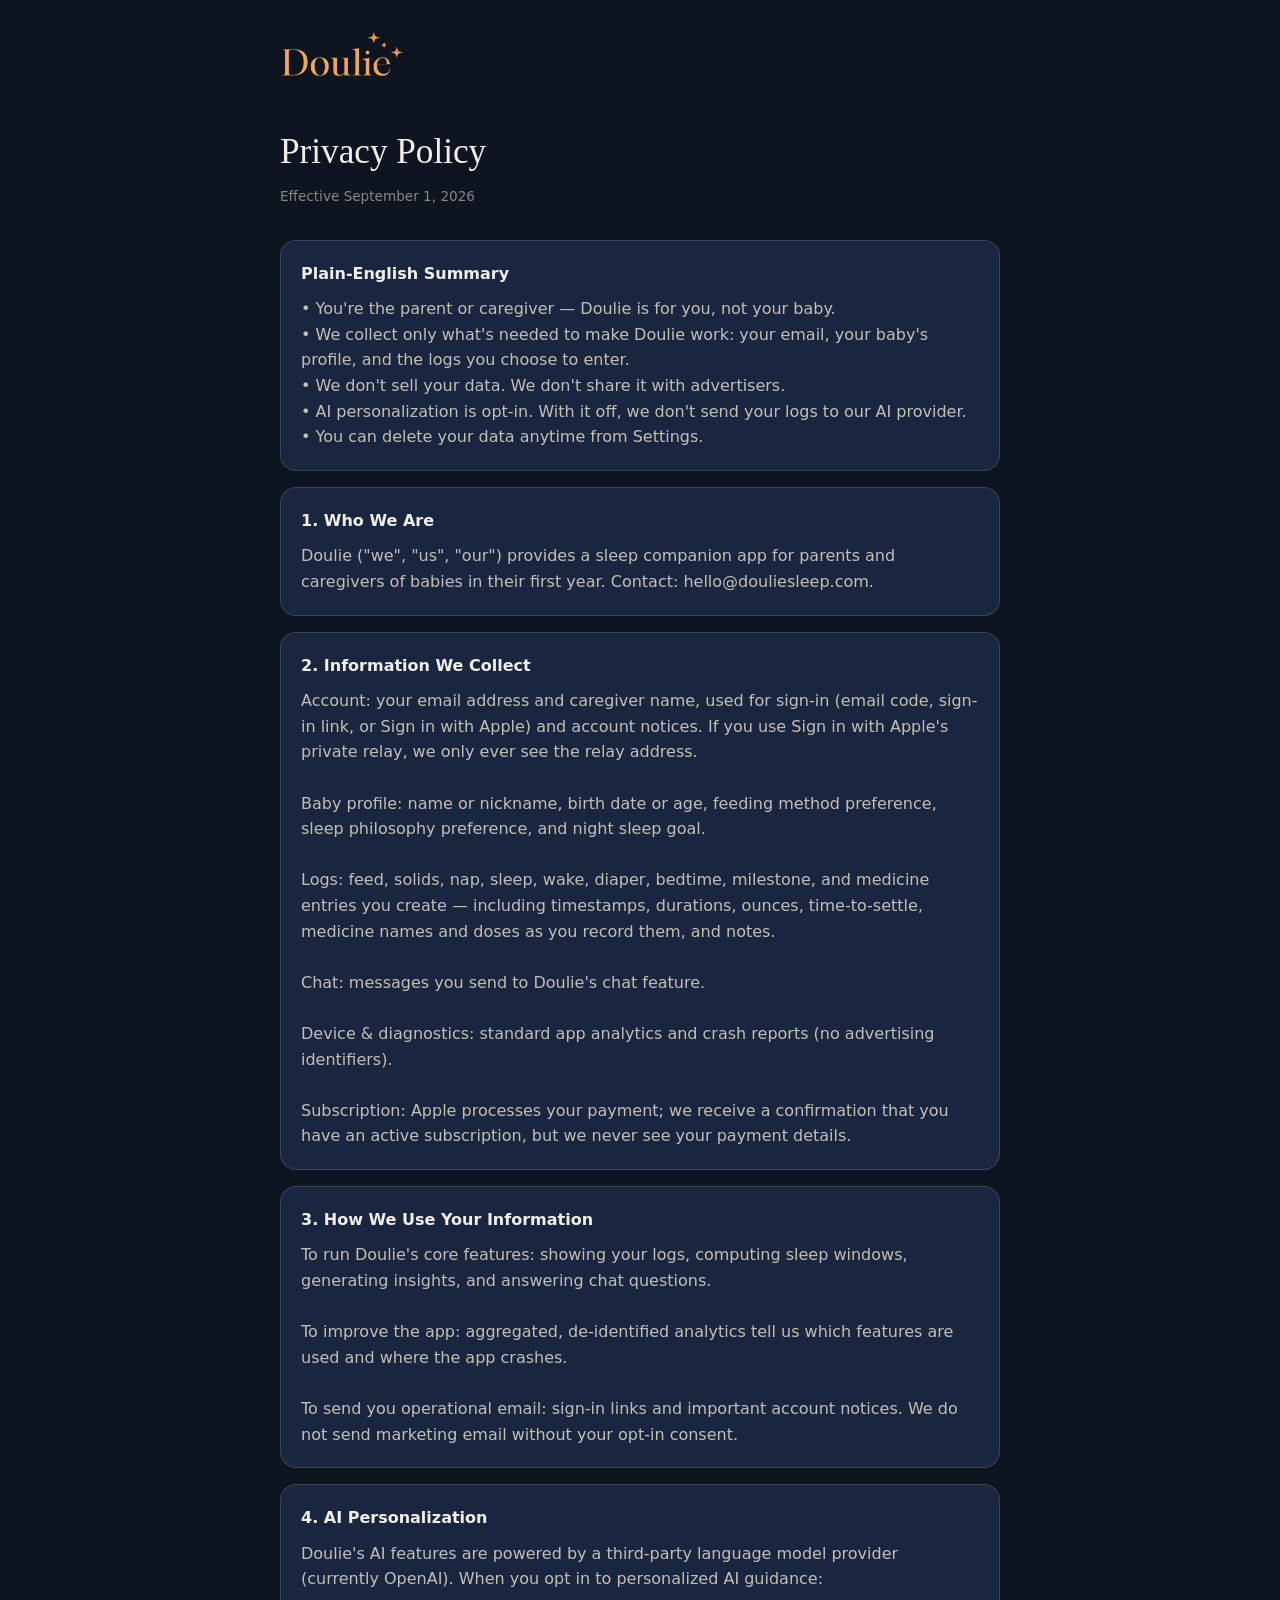
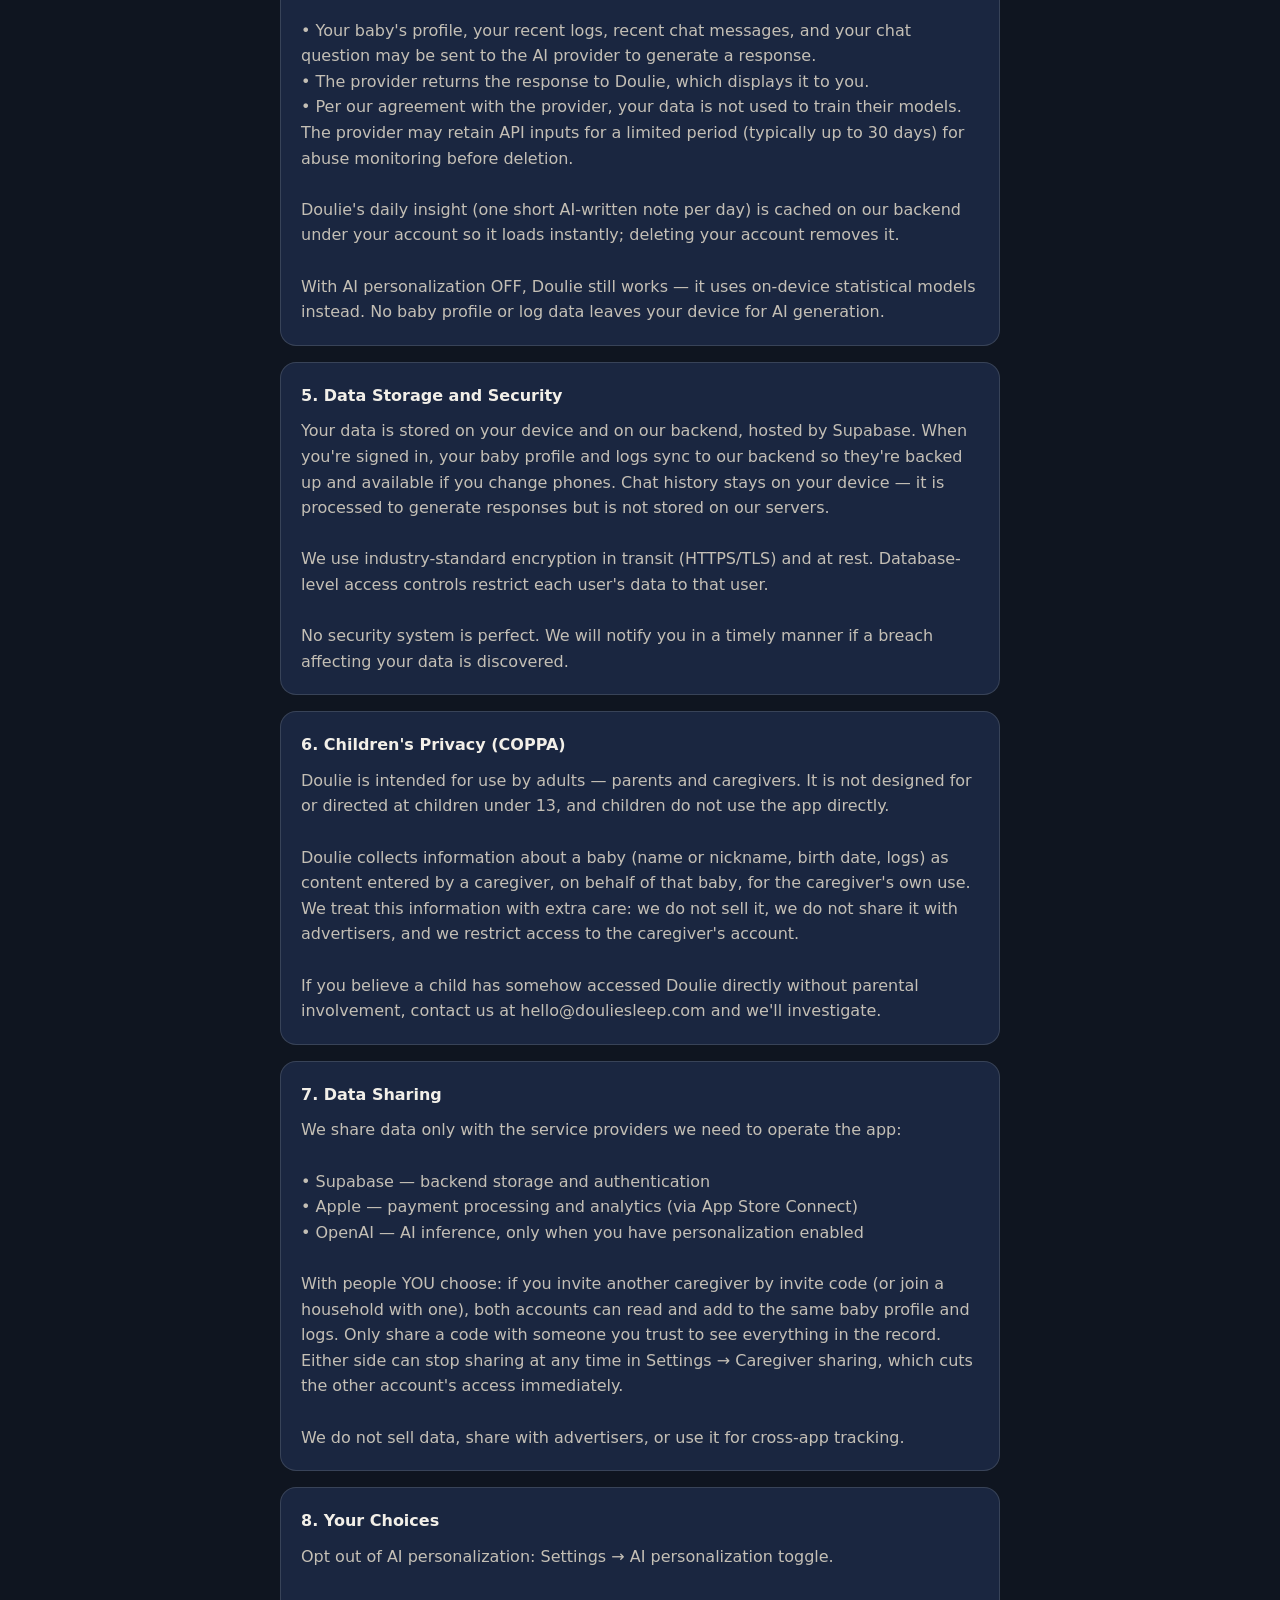
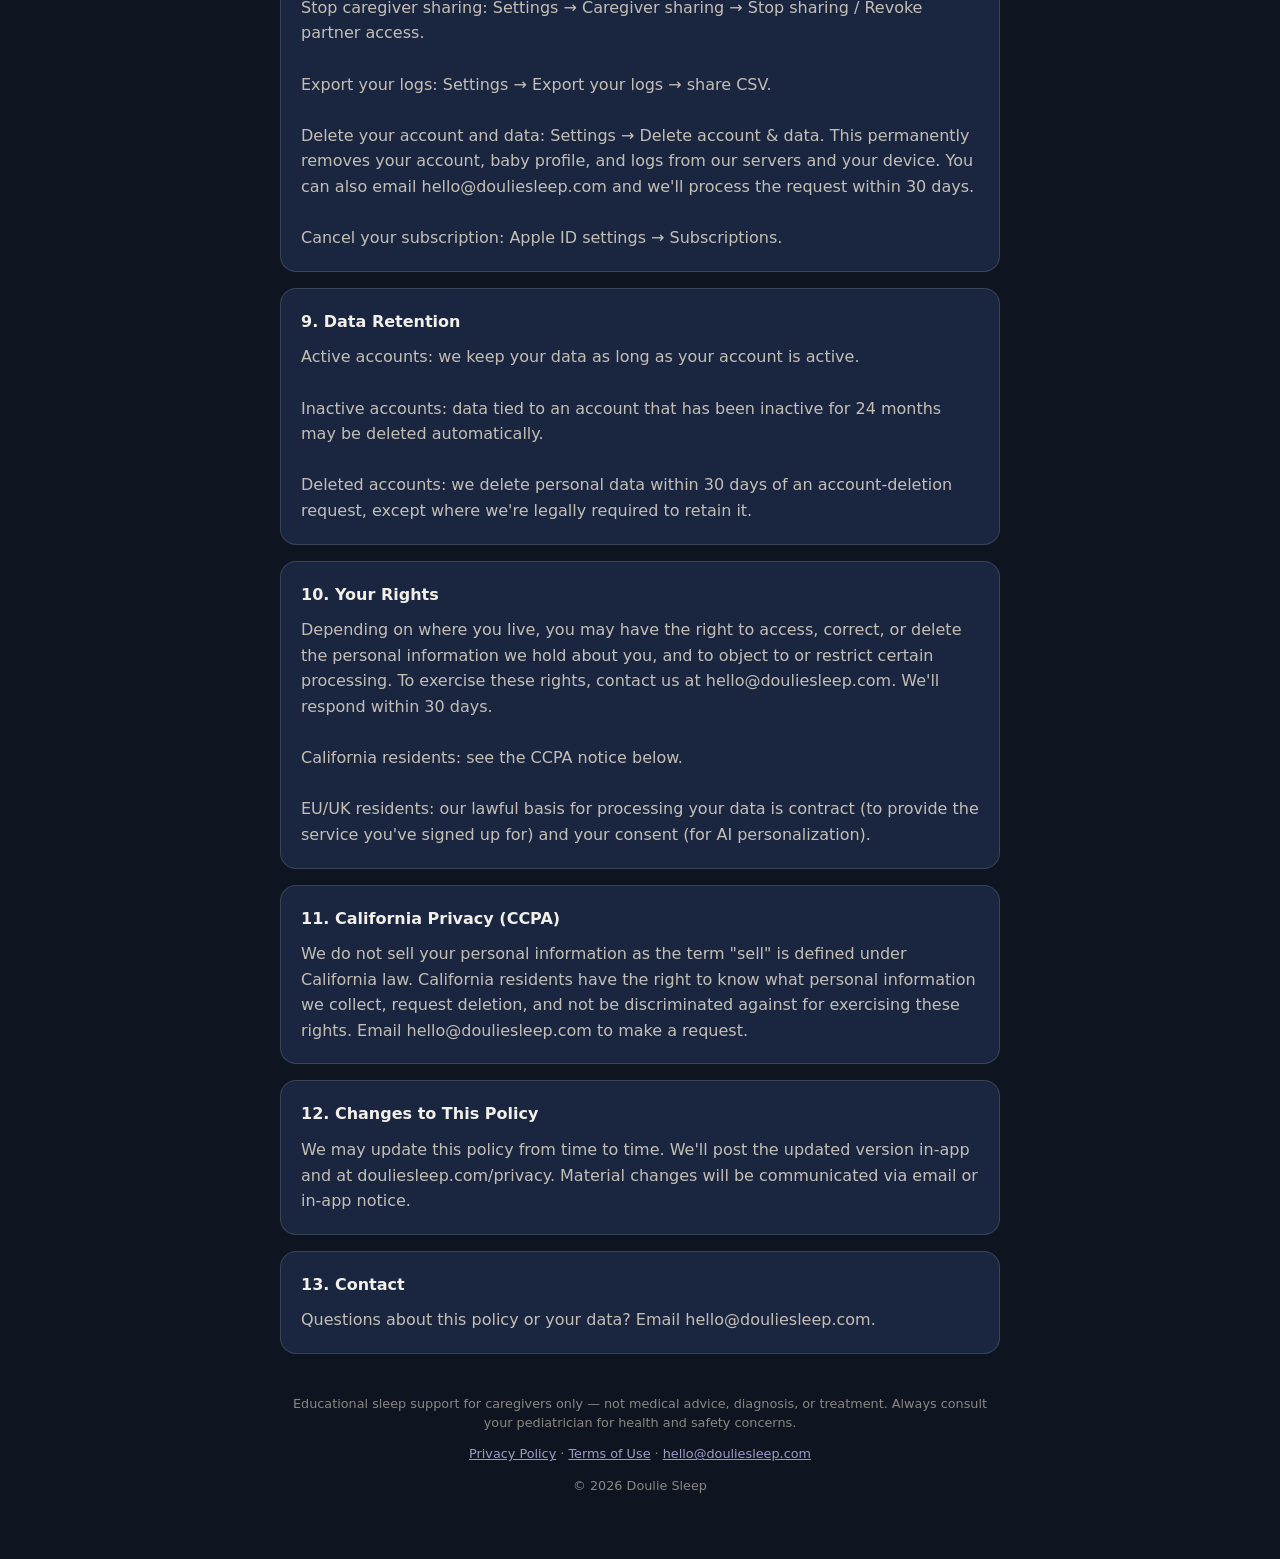
<file: privacy/index.html>
<!DOCTYPE html>
<html lang="en">
<head>
<meta charset="utf-8"/>
<meta name="viewport" content="width=device-width, initial-scale=1"/>
<title>Privacy Policy — Doulie</title>
<meta name="robots" content="noindex"/>
<link rel="icon" href="/favicon-stars-only-20260724.ico" sizes="any"/>
<link rel="apple-touch-icon" href="/apple-touch-icon.png"/>
<style>
  :root{--bg:#0F1520;--surface:#1A2640;--border:rgba(242,239,232,0.14);--text:#F2EFE8;--muted:#C4BFB5;--faint:#8A8680;--primary:#A09ACA;--gold:#C9914A}
  *{box-sizing:border-box;margin:0;padding:0}
  body{background:var(--bg);color:var(--muted);font:16px/1.6 ui-sans-serif,system-ui,-apple-system,sans-serif;padding:32px 20px 64px}
  main{max-width:720px;margin:0 auto}
  .brand{display:block;margin:0 0 40px}
  .brand img{height:44px;width:auto}
  h1{font-family:'Cormorant Garamond',Georgia,'Times New Roman',serif;font-weight:500;font-size:2.2rem;color:var(--text);margin-bottom:6px}
  .date{font-size:.85rem;color:var(--faint);margin-bottom:32px}
  section{background:var(--surface);border:1px solid var(--border);border-radius:16px;padding:20px;margin-bottom:16px}
  h2{font-size:1rem;color:var(--text);margin-bottom:10px}
  p{margin-bottom:12px;white-space:pre-line}
  p:last-child{margin-bottom:0}
  ul{margin:0 0 12px 20px}
  li{margin-bottom:6px}
  a{color:var(--primary)}
  footer{max-width:720px;margin:40px auto 0;font-size:.8rem;color:var(--faint);text-align:center;line-height:1.5}
  footer a{color:var(--primary)}
</style>
</head>
<body>
<main>
<a class="brand" href="/" aria-label="Doulie home"><img src="/doulie-wordmark.png" alt="Doulie"/></a>
<h1>Privacy Policy</h1>
<p class="date">Effective September 1, 2026</p>
<section><h2>Plain-English Summary</h2><p>• You're the parent or caregiver — Doulie is for you, not your baby.
• We collect only what's needed to make Doulie work: your email, your baby's profile, and the logs you choose to enter.
• We don't sell your data. We don't share it with advertisers.
• AI personalization is opt-in. With it off, we don't send your logs to our AI provider.
• You can delete your data anytime from Settings.</p></section>
<section><h2>1. Who We Are</h2><p>Doulie ("we", "us", "our") provides a sleep companion app for parents and caregivers of babies in their first year. Contact: hello@douliesleep.com.</p></section>
<section><h2>2. Information We Collect</h2><p>Account: your email address and caregiver name, used for sign-in (email code, sign-in link, or Sign in with Apple) and account notices. If you use Sign in with Apple's private relay, we only ever see the relay address.

Baby profile: name or nickname, birth date or age, feeding method preference, sleep philosophy preference, and night sleep goal.

Logs: feed, solids, nap, sleep, wake, diaper, bedtime, milestone, and medicine entries you create — including timestamps, durations, ounces, time-to-settle, medicine names and doses as you record them, and notes.

Chat: messages you send to Doulie's chat feature.

Device &amp; diagnostics: standard app analytics and crash reports (no advertising identifiers).

Subscription: Apple processes your payment; we receive a confirmation that you have an active subscription, but we never see your payment details.</p></section>
<section><h2>3. How We Use Your Information</h2><p>To run Doulie's core features: showing your logs, computing sleep windows, generating insights, and answering chat questions.

To improve the app: aggregated, de-identified analytics tell us which features are used and where the app crashes.

To send you operational email: sign-in links and important account notices. We do not send marketing email without your opt-in consent.</p></section>
<section><h2>4. AI Personalization</h2><p>Doulie's AI features are powered by a third-party language model provider (currently OpenAI). When you opt in to personalized AI guidance:

• Your baby's profile, your recent logs, recent chat messages, and your chat question may be sent to the AI provider to generate a response.
• The provider returns the response to Doulie, which displays it to you.
• Per our agreement with the provider, your data is not used to train their models. The provider may retain API inputs for a limited period (typically up to 30 days) for abuse monitoring before deletion.

Doulie's daily insight (one short AI-written note per day) is cached on our backend under your account so it loads instantly; deleting your account removes it.

With AI personalization OFF, Doulie still works — it uses on-device statistical models instead. No baby profile or log data leaves your device for AI generation.</p></section>
<section><h2>5. Data Storage and Security</h2><p>Your data is stored on your device and on our backend, hosted by Supabase. When you're signed in, your baby profile and logs sync to our backend so they're backed up and available if you change phones. Chat history stays on your device — it is processed to generate responses but is not stored on our servers.

We use industry-standard encryption in transit (HTTPS/TLS) and at rest. Database-level access controls restrict each user's data to that user.

No security system is perfect. We will notify you in a timely manner if a breach affecting your data is discovered.</p></section>
<section><h2>6. Children's Privacy (COPPA)</h2><p>Doulie is intended for use by adults — parents and caregivers. It is not designed for or directed at children under 13, and children do not use the app directly.

Doulie collects information about a baby (name or nickname, birth date, logs) as content entered by a caregiver, on behalf of that baby, for the caregiver's own use. We treat this information with extra care: we do not sell it, we do not share it with advertisers, and we restrict access to the caregiver's account.

If you believe a child has somehow accessed Doulie directly without parental involvement, contact us at hello@douliesleep.com and we'll investigate.</p></section>
<section><h2>7. Data Sharing</h2><p>We share data only with the service providers we need to operate the app:

• Supabase — backend storage and authentication
• Apple — payment processing and analytics (via App Store Connect)
• OpenAI — AI inference, only when you have personalization enabled

With people YOU choose: if you invite another caregiver by invite code (or join a household with one), both accounts can read and add to the same baby profile and logs. Only share a code with someone you trust to see everything in the record. Either side can stop sharing at any time in Settings → Caregiver sharing, which cuts the other account's access immediately.

We do not sell data, share with advertisers, or use it for cross-app tracking.</p></section>
<section><h2>8. Your Choices</h2><p>Opt out of AI personalization: Settings → AI personalization toggle.

Stop caregiver sharing: Settings → Caregiver sharing → Stop sharing / Revoke partner access.

Export your logs: Settings → Export your logs → share CSV.

Delete your account and data: Settings → Delete account &amp; data. This permanently removes your account, baby profile, and logs from our servers and your device. You can also email hello@douliesleep.com and we'll process the request within 30 days.

Cancel your subscription: Apple ID settings → Subscriptions.</p></section>
<section><h2>9. Data Retention</h2><p>Active accounts: we keep your data as long as your account is active.

Inactive accounts: data tied to an account that has been inactive for 24 months may be deleted automatically.

Deleted accounts: we delete personal data within 30 days of an account-deletion request, except where we're legally required to retain it.</p></section>
<section><h2>10. Your Rights</h2><p>Depending on where you live, you may have the right to access, correct, or delete the personal information we hold about you, and to object to or restrict certain processing. To exercise these rights, contact us at hello@douliesleep.com. We'll respond within 30 days.

California residents: see the CCPA notice below.

EU/UK residents: our lawful basis for processing your data is contract (to provide the service you've signed up for) and your consent (for AI personalization).</p></section>
<section><h2>11. California Privacy (CCPA)</h2><p>We do not sell your personal information as the term "sell" is defined under California law. California residents have the right to know what personal information we collect, request deletion, and not be discriminated against for exercising these rights. Email hello@douliesleep.com to make a request.</p></section>
<section><h2>12. Changes to This Policy</h2><p>We may update this policy from time to time. We'll post the updated version in-app and at douliesleep.com/privacy. Material changes will be communicated via email or in-app notice.</p></section>
<section><h2>13. Contact</h2><p>Questions about this policy or your data? Email hello@douliesleep.com.</p></section>

</main>
<footer>
<p>Educational sleep support for caregivers only — not medical advice, diagnosis, or treatment. Always consult your pediatrician for health and safety concerns.</p>
<p><a href="/privacy/">Privacy Policy</a> · <a href="/terms/">Terms of Use</a> · <a href="mailto:hello@douliesleep.com">hello@douliesleep.com</a></p>
<p>© 2026 Doulie Sleep</p>
</footer>
</body>
</html>
</file>
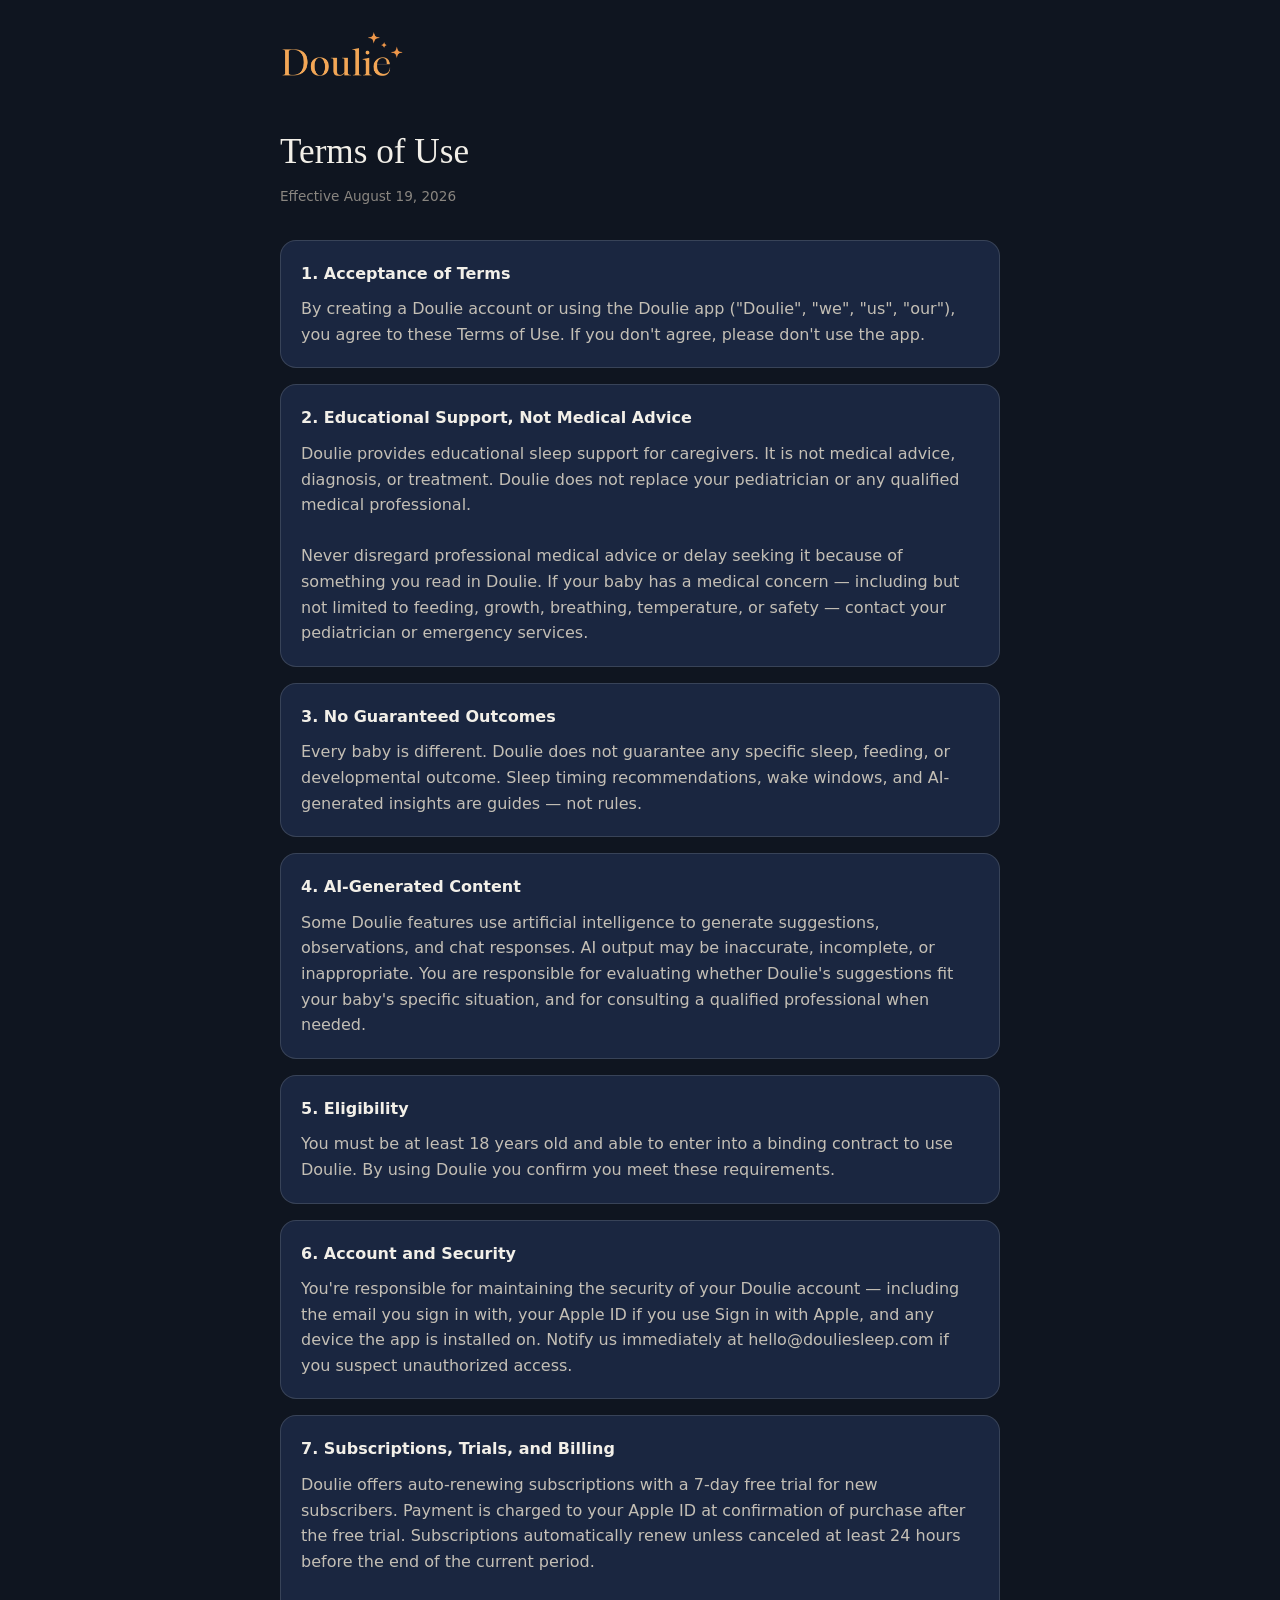
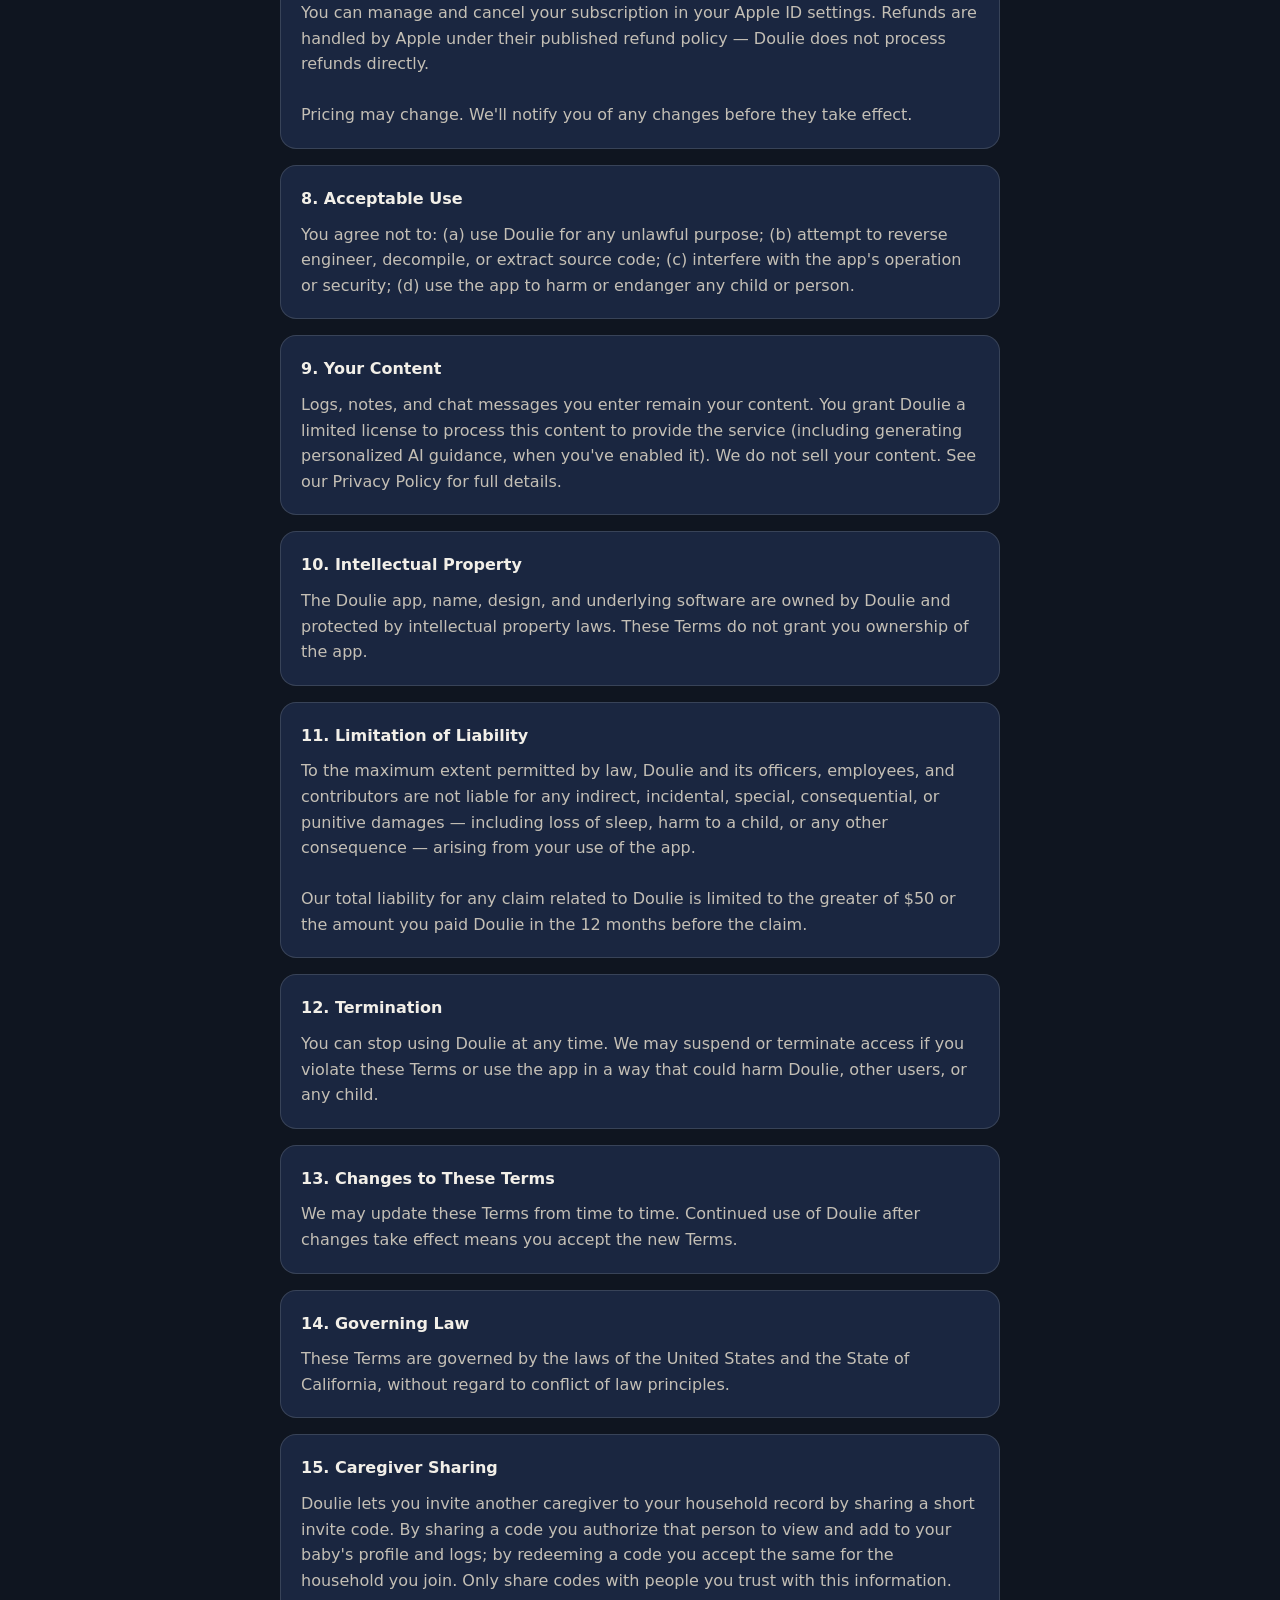
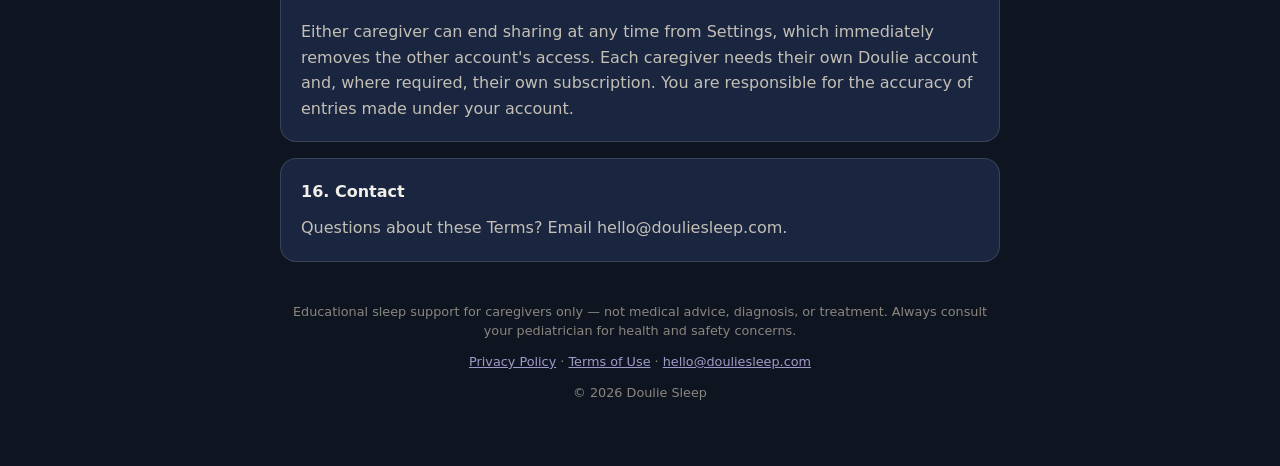
<file: terms/index.html>
<!DOCTYPE html>
<html lang="en">
<head>
<meta charset="utf-8"/>
<meta name="viewport" content="width=device-width, initial-scale=1"/>
<title>Terms of Use — Doulie</title>
<meta name="robots" content="noindex"/>
<link rel="icon" href="/favicon-stars-only-20260724.ico" sizes="any"/>
<link rel="apple-touch-icon" href="/apple-touch-icon.png"/>
<style>
  :root{--bg:#0F1520;--surface:#1A2640;--border:rgba(242,239,232,0.14);--text:#F2EFE8;--muted:#C4BFB5;--faint:#8A8680;--primary:#A09ACA;--gold:#C9914A}
  *{box-sizing:border-box;margin:0;padding:0}
  body{background:var(--bg);color:var(--muted);font:16px/1.6 ui-sans-serif,system-ui,-apple-system,sans-serif;padding:32px 20px 64px}
  main{max-width:720px;margin:0 auto}
  .brand{display:block;margin:0 0 40px}
  .brand img{height:44px;width:auto}
  h1{font-family:'Cormorant Garamond',Georgia,'Times New Roman',serif;font-weight:500;font-size:2.2rem;color:var(--text);margin-bottom:6px}
  .date{font-size:.85rem;color:var(--faint);margin-bottom:32px}
  section{background:var(--surface);border:1px solid var(--border);border-radius:16px;padding:20px;margin-bottom:16px}
  h2{font-size:1rem;color:var(--text);margin-bottom:10px}
  p{margin-bottom:12px;white-space:pre-line}
  p:last-child{margin-bottom:0}
  ul{margin:0 0 12px 20px}
  li{margin-bottom:6px}
  a{color:var(--primary)}
  footer{max-width:720px;margin:40px auto 0;font-size:.8rem;color:var(--faint);text-align:center;line-height:1.5}
  footer a{color:var(--primary)}
</style>
</head>
<body>
<main>
<a class="brand" href="/" aria-label="Doulie home"><img src="/doulie-wordmark.png" alt="Doulie"/></a>
<h1>Terms of Use</h1>
<p class="date">Effective August 19, 2026</p>
<section><h2>1. Acceptance of Terms</h2><p>By creating a Doulie account or using the Doulie app ("Doulie", "we", "us", "our"), you agree to these Terms of Use. If you don't agree, please don't use the app.</p></section>
<section><h2>2. Educational Support, Not Medical Advice</h2><p>Doulie provides educational sleep support for caregivers. It is not medical advice, diagnosis, or treatment. Doulie does not replace your pediatrician or any qualified medical professional.

Never disregard professional medical advice or delay seeking it because of something you read in Doulie. If your baby has a medical concern — including but not limited to feeding, growth, breathing, temperature, or safety — contact your pediatrician or emergency services.</p></section>
<section><h2>3. No Guaranteed Outcomes</h2><p>Every baby is different. Doulie does not guarantee any specific sleep, feeding, or developmental outcome. Sleep timing recommendations, wake windows, and AI-generated insights are guides — not rules.</p></section>
<section><h2>4. AI-Generated Content</h2><p>Some Doulie features use artificial intelligence to generate suggestions, observations, and chat responses. AI output may be inaccurate, incomplete, or inappropriate. You are responsible for evaluating whether Doulie's suggestions fit your baby's specific situation, and for consulting a qualified professional when needed.</p></section>
<section><h2>5. Eligibility</h2><p>You must be at least 18 years old and able to enter into a binding contract to use Doulie. By using Doulie you confirm you meet these requirements.</p></section>
<section><h2>6. Account and Security</h2><p>You're responsible for maintaining the security of your Doulie account — including the email you sign in with, your Apple ID if you use Sign in with Apple, and any device the app is installed on. Notify us immediately at hello@douliesleep.com if you suspect unauthorized access.</p></section>
<section><h2>7. Subscriptions, Trials, and Billing</h2><p>Doulie offers auto-renewing subscriptions with a 7-day free trial for new subscribers. Payment is charged to your Apple ID at confirmation of purchase after the free trial. Subscriptions automatically renew unless canceled at least 24 hours before the end of the current period.

You can manage and cancel your subscription in your Apple ID settings. Refunds are handled by Apple under their published refund policy — Doulie does not process refunds directly.

Pricing may change. We'll notify you of any changes before they take effect.</p></section>
<section><h2>8. Acceptable Use</h2><p>You agree not to: (a) use Doulie for any unlawful purpose; (b) attempt to reverse engineer, decompile, or extract source code; (c) interfere with the app's operation or security; (d) use the app to harm or endanger any child or person.</p></section>
<section><h2>9. Your Content</h2><p>Logs, notes, and chat messages you enter remain your content. You grant Doulie a limited license to process this content to provide the service (including generating personalized AI guidance, when you've enabled it). We do not sell your content. See our Privacy Policy for full details.</p></section>
<section><h2>10. Intellectual Property</h2><p>The Doulie app, name, design, and underlying software are owned by Doulie and protected by intellectual property laws. These Terms do not grant you ownership of the app.</p></section>
<section><h2>11. Limitation of Liability</h2><p>To the maximum extent permitted by law, Doulie and its officers, employees, and contributors are not liable for any indirect, incidental, special, consequential, or punitive damages — including loss of sleep, harm to a child, or any other consequence — arising from your use of the app.

Our total liability for any claim related to Doulie is limited to the greater of $50 or the amount you paid Doulie in the 12 months before the claim.</p></section>
<section><h2>12. Termination</h2><p>You can stop using Doulie at any time. We may suspend or terminate access if you violate these Terms or use the app in a way that could harm Doulie, other users, or any child.</p></section>
<section><h2>13. Changes to These Terms</h2><p>We may update these Terms from time to time. Continued use of Doulie after changes take effect means you accept the new Terms.</p></section>
<section><h2>14. Governing Law</h2><p>These Terms are governed by the laws of the United States and the State of California, without regard to conflict of law principles.</p></section>
<section><h2>15. Caregiver Sharing</h2><p>Doulie lets you invite another caregiver to your household record by sharing a short invite code. By sharing a code you authorize that person to view and add to your baby's profile and logs; by redeeming a code you accept the same for the household you join. Only share codes with people you trust with this information.

Either caregiver can end sharing at any time from Settings, which immediately removes the other account's access. Each caregiver needs their own Doulie account and, where required, their own subscription. You are responsible for the accuracy of entries made under your account.</p></section>
<section><h2>16. Contact</h2><p>Questions about these Terms? Email hello@douliesleep.com.</p></section>

</main>
<footer>
<p>Educational sleep support for caregivers only — not medical advice, diagnosis, or treatment. Always consult your pediatrician for health and safety concerns.</p>
<p><a href="/privacy/">Privacy Policy</a> · <a href="/terms/">Terms of Use</a> · <a href="mailto:hello@douliesleep.com">hello@douliesleep.com</a></p>
<p>© 2026 Doulie Sleep</p>
</footer>
</body>
</html>
</file>
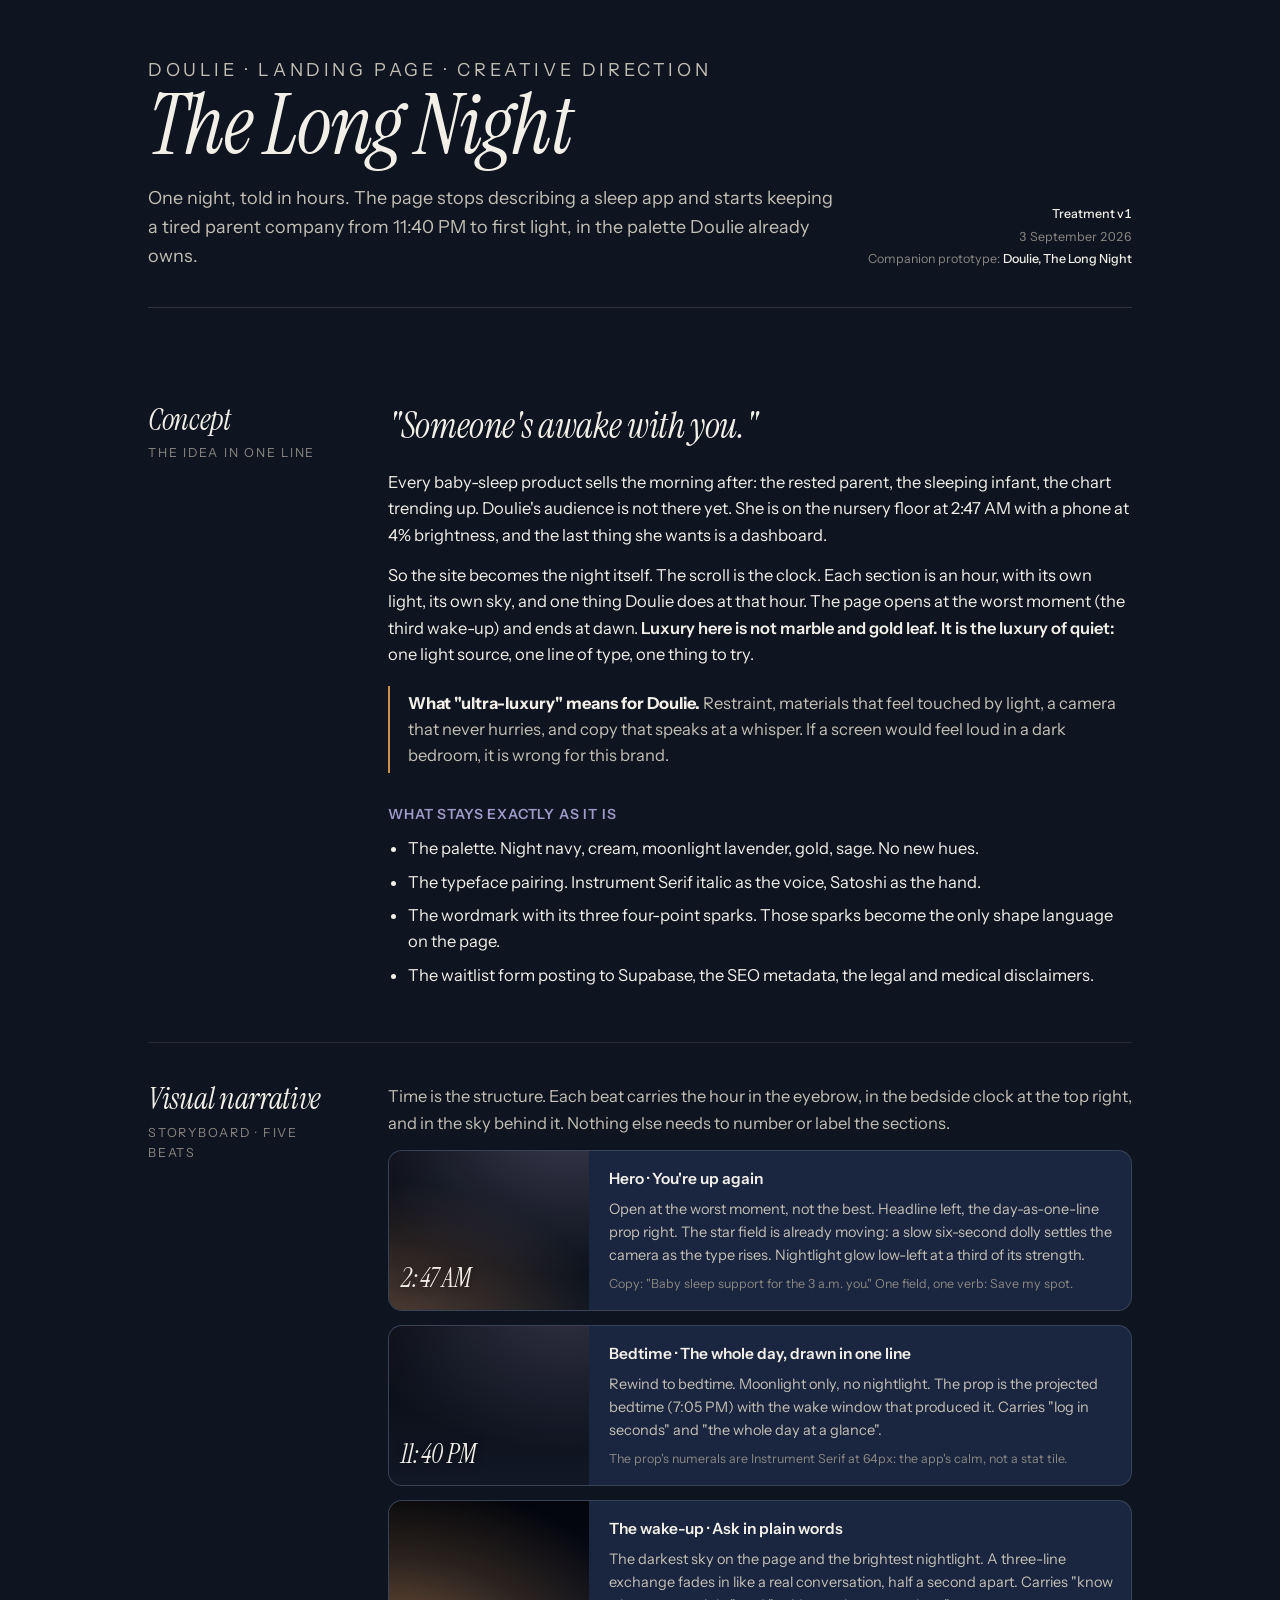
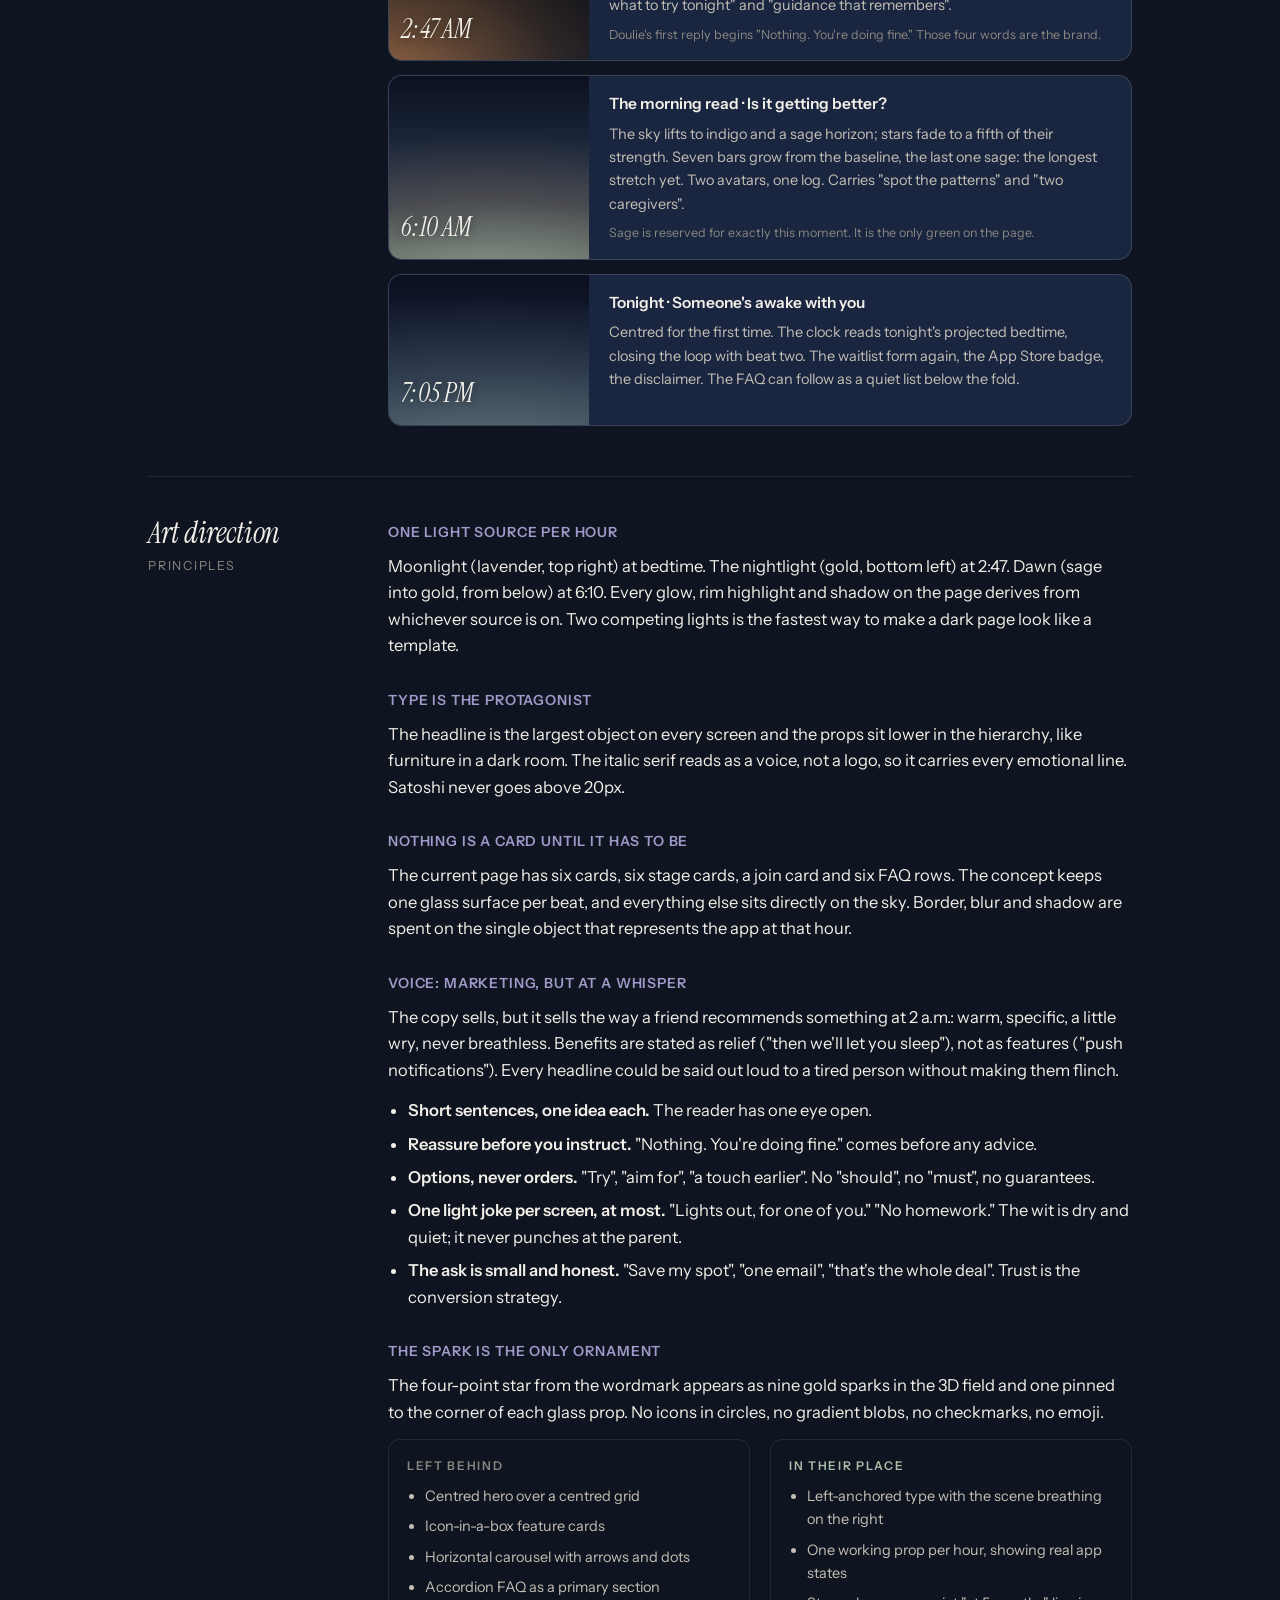
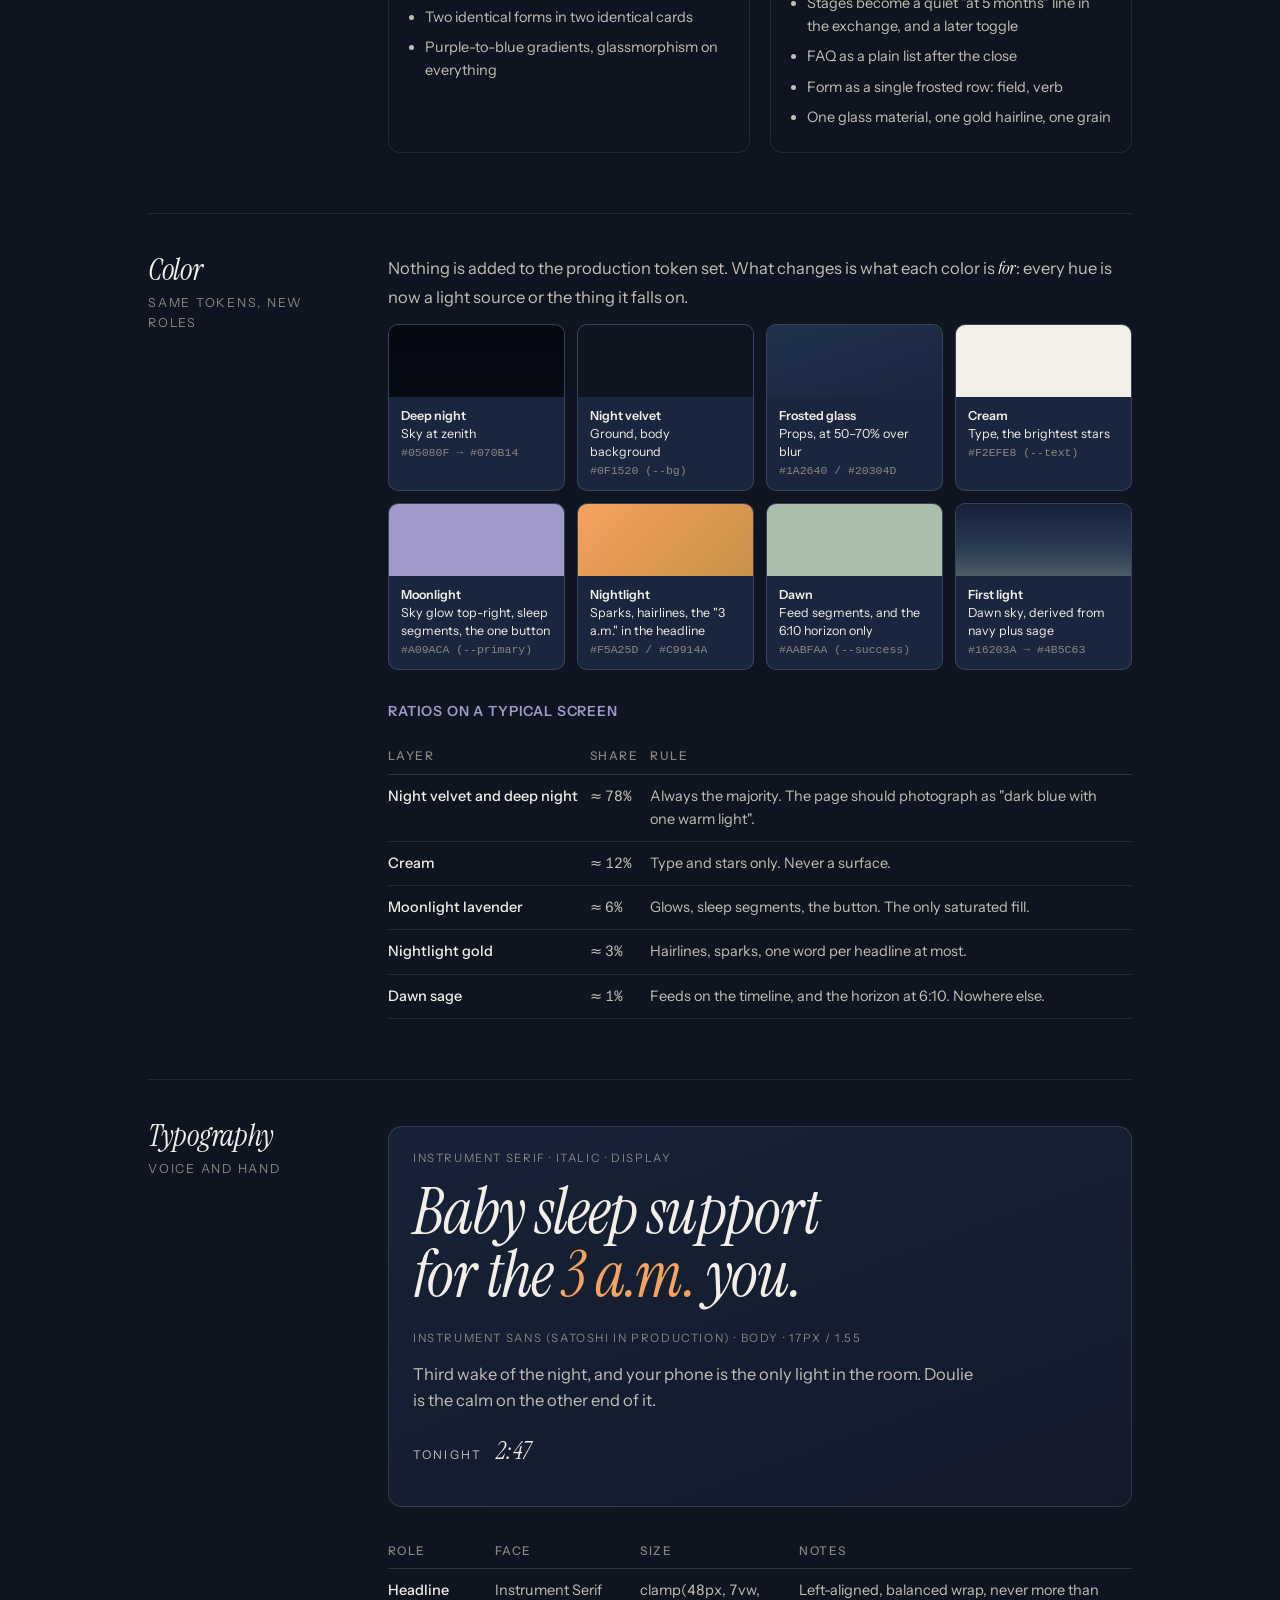
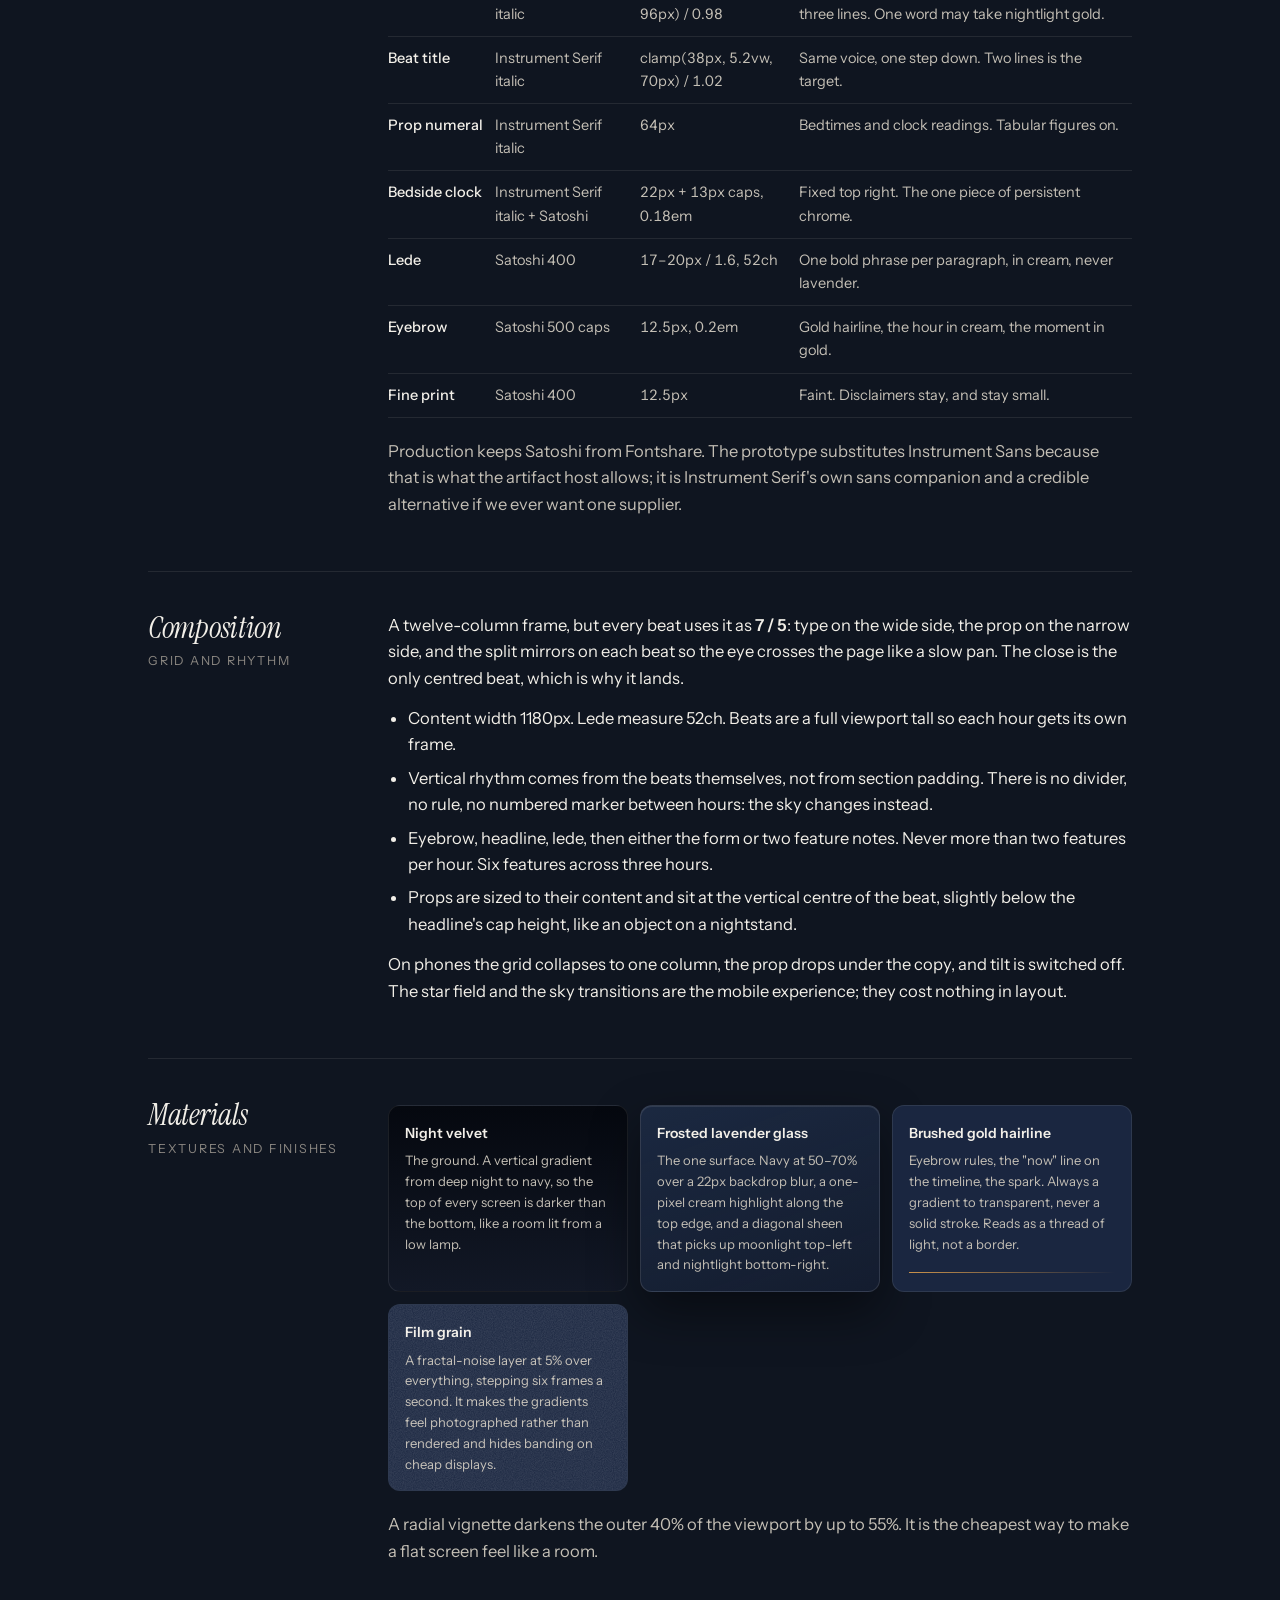
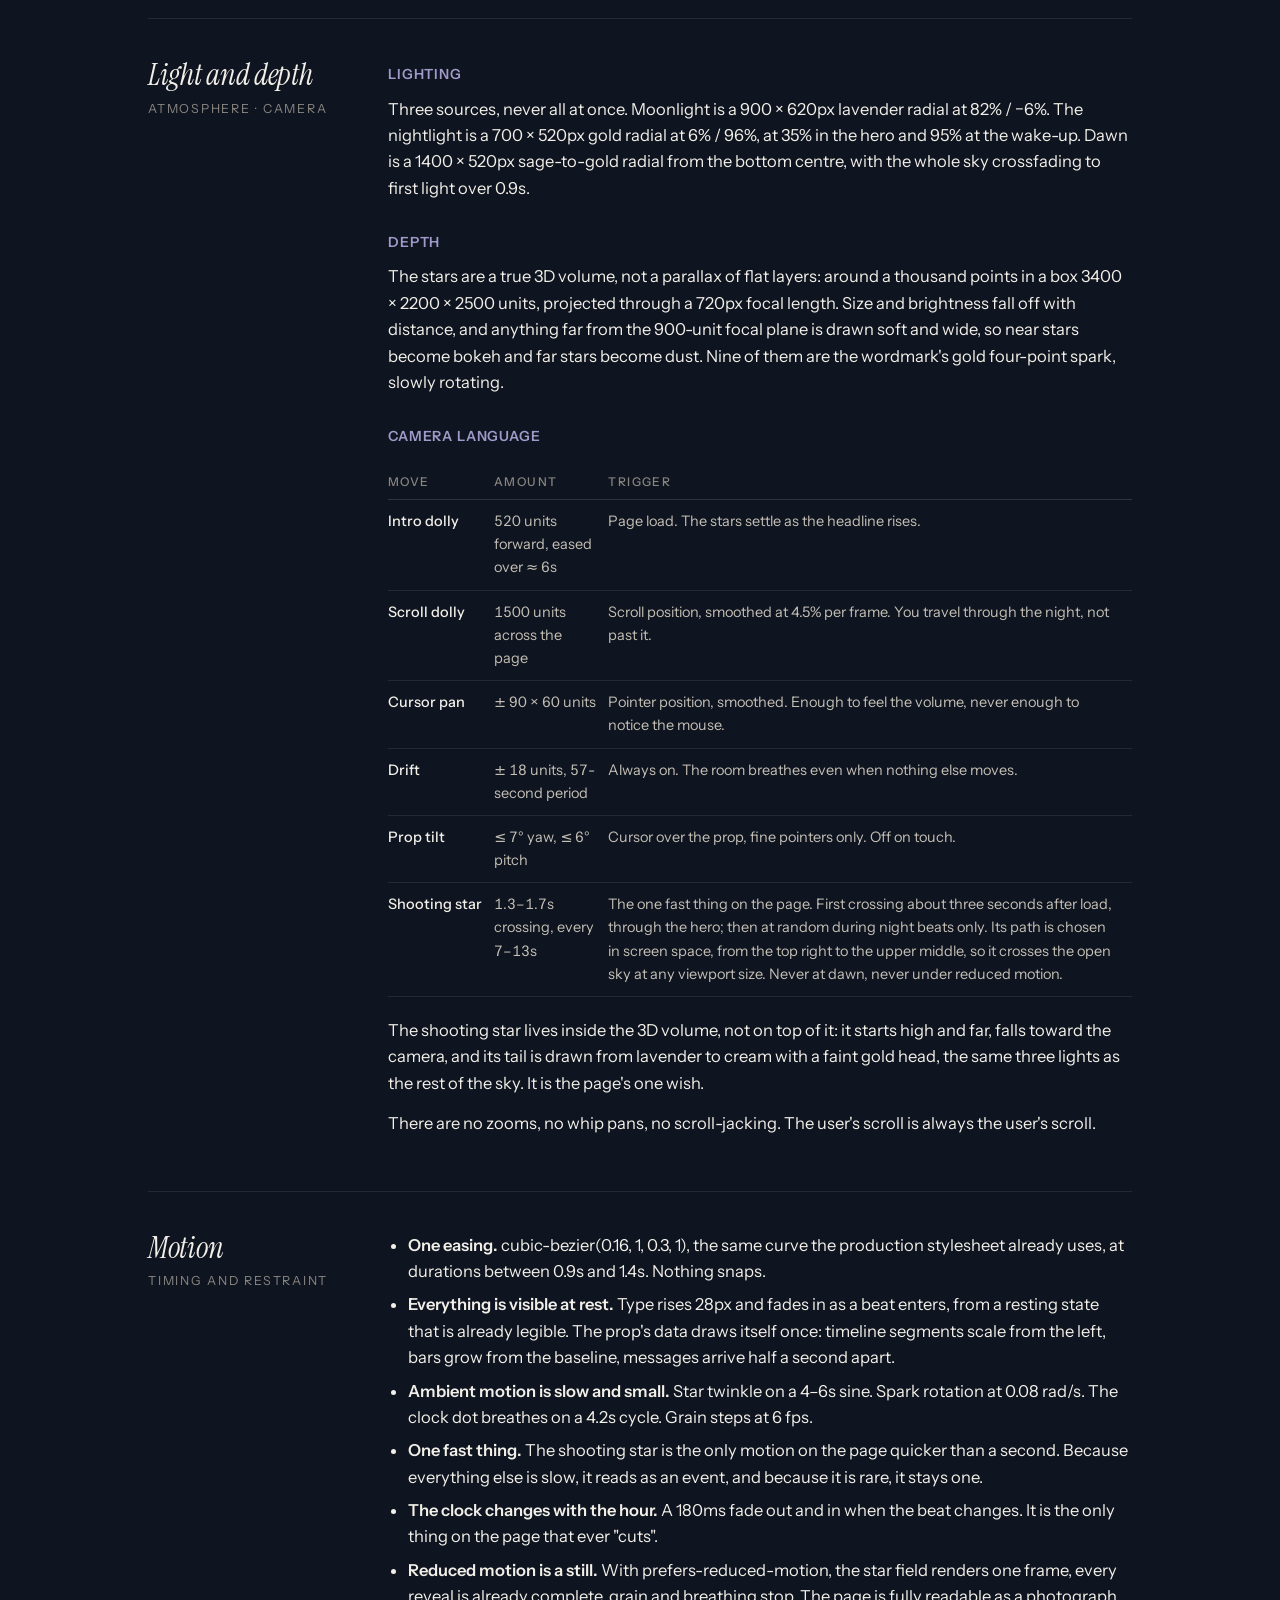
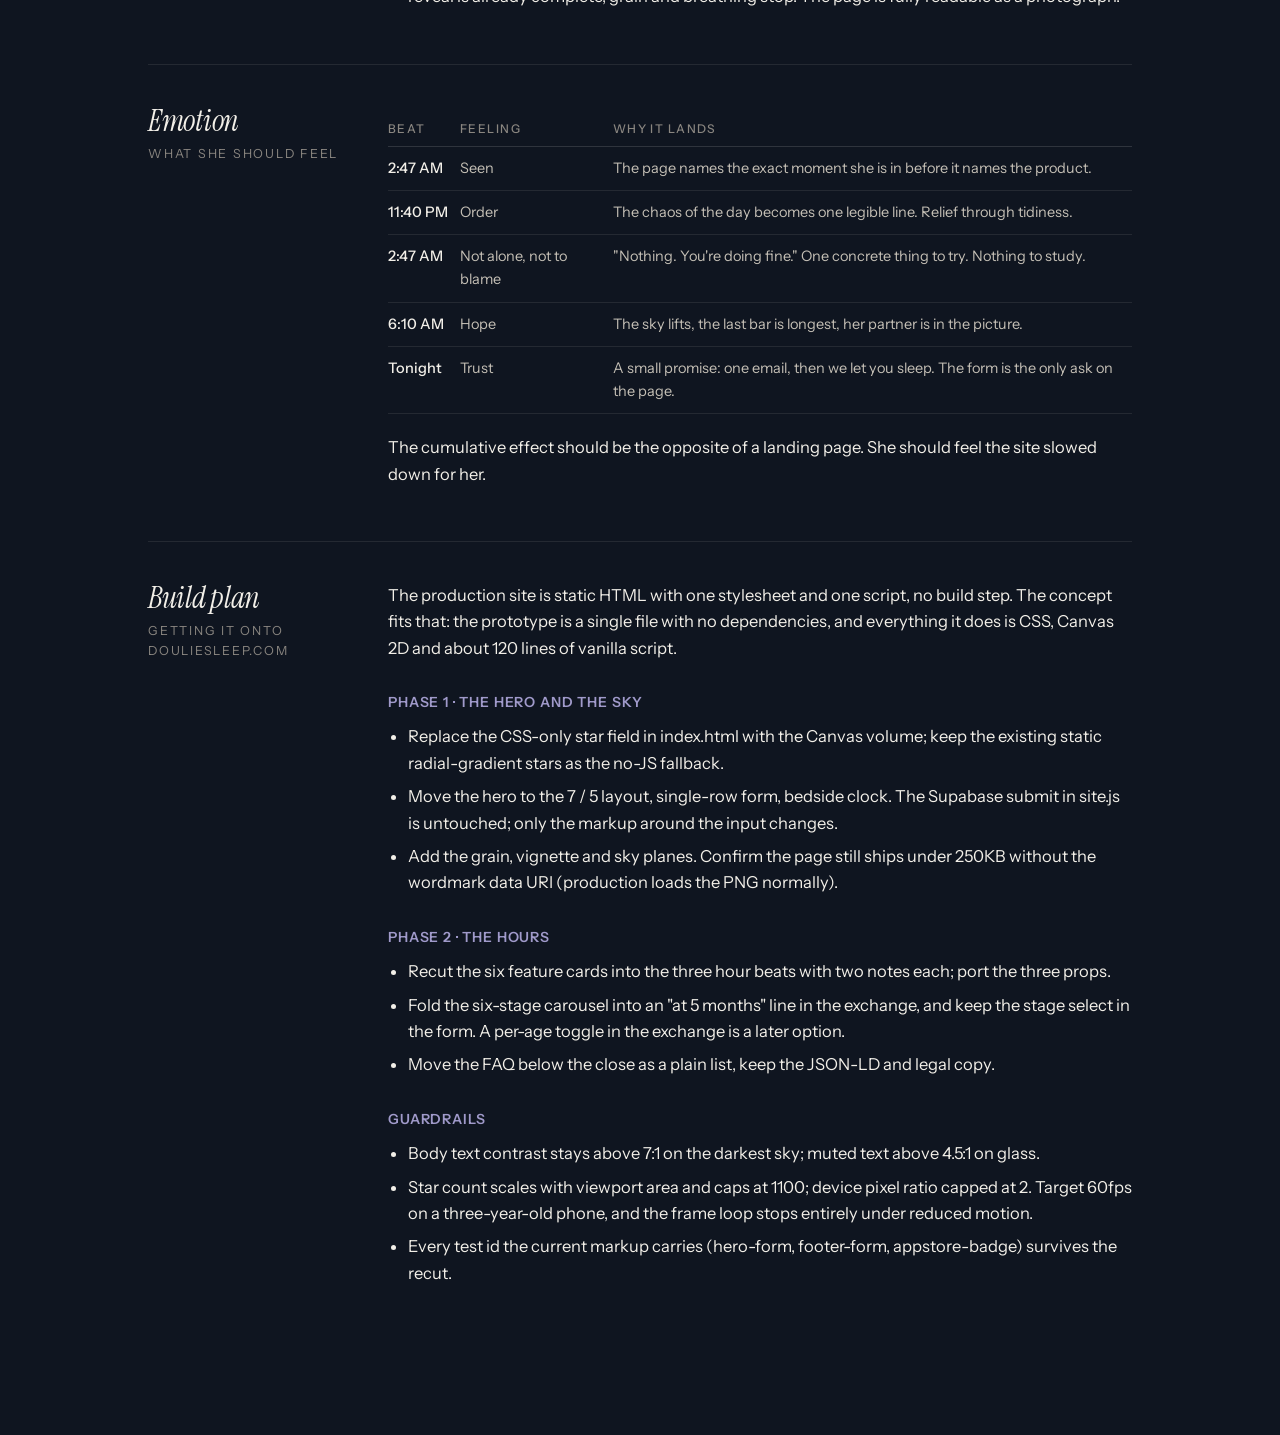
<file: concept/direction.html>
<!DOCTYPE html>
<html lang="en" style="color-scheme:dark">
<head>
<meta charset="utf-8">
<meta name="viewport" content="width=device-width, initial-scale=1">
<meta name="robots" content="noindex">
<title>The Long Night</title>
<meta name="description" content="Creative direction for the Doulie landing page redesign: one night, told in hours, in the palette Doulie already owns.">
<link rel="preconnect" href="https://fonts.googleapis.com">
<link rel="stylesheet" href="https://fonts.googleapis.com/css2?family=Instrument+Serif:ital@0;1&family=Instrument+Sans:ital,wght@0,400;0,500;0,600;1,400&display=swap">
<style>
  :root{
    --deep:#070B14;--bg:#0F1520;--bg2:#121826;--surface:#1A2640;--surface2:#20304D;
    --text:#F2EFE8;--muted:#C4BFB5;--faint:#8A8680;
    --lav:#A09ACA;--gold:#C9914A;--spark:#F5A25D;--sage:#AABFAA;
    --line:rgba(242,239,232,.14);--divider:rgba(242,239,232,.09);
    --display:"Instrument Serif",Georgia,serif;--body:"Instrument Sans","Satoshi",system-ui,sans-serif;
  }
  /* A treatment document for a night-time brand: it commits to the night on either host ground. */
  *{box-sizing:border-box}
  body{margin:0;background:var(--bg);color:var(--text);font-family:var(--body);font-size:16.5px;line-height:1.6;-webkit-font-smoothing:antialiased}
  .page{max-width:1080px;margin:0 auto;padding:56px clamp(20px,4vw,48px) 96px}
  .cover{display:grid;grid-template-columns:1fr auto;gap:32px;align-items:end;padding-bottom:36px;border-bottom:1px solid var(--line);margin-bottom:56px}
  .kicker{font-size:12px;letter-spacing:.2em;text-transform:uppercase;color:var(--gold);margin:0 0 16px}
  .cover h1{font-family:var(--display);font-style:italic;font-weight:400;font-size:clamp(46px,6.5vw,88px);line-height:.98;letter-spacing:-.015em;margin:0 0 18px;text-wrap:balance}
  .cover p{max-width:62ch;color:var(--muted);margin:0;font-size:18px}
  .meta{font-size:12.5px;color:var(--faint);line-height:1.8;text-align:right;font-variant-numeric:tabular-nums}
  .meta b{color:var(--text);font-weight:500}
  section{display:grid;grid-template-columns:200px minmax(0,1fr);gap:40px;padding:40px 0;border-bottom:1px solid var(--divider)}
  section:last-of-type{border-bottom:0}
  .rail{position:sticky;top:24px;align-self:start}
  .rail h2{font-family:var(--display);font-style:italic;font-weight:400;font-size:30px;line-height:1.05;margin:0 0 8px;letter-spacing:-.01em}
  .rail p{font-size:12.5px;letter-spacing:.14em;text-transform:uppercase;color:var(--faint);margin:0}
  .body{max-width:68ch}
  .body.wide{max-width:none}
  h3{font-family:var(--body);font-weight:600;font-size:14px;letter-spacing:.06em;text-transform:uppercase;color:var(--lav);margin:30px 0 10px}
  h3:first-child{margin-top:4px}
  p{margin:0 0 14px}
  strong{font-weight:600;color:var(--text)}
  em{font-family:var(--display);font-style:italic;font-size:1.12em;color:var(--text)}
  ul{margin:0 0 14px;padding-left:20px}li{margin-bottom:7px}
  .thesis{font-family:var(--display);font-style:italic;font-size:clamp(26px,3vw,36px);line-height:1.2;letter-spacing:-.01em;margin:0 0 22px;color:var(--text);text-wrap:balance}
  .rule{color:var(--muted)}
  table{border-collapse:collapse;width:100%;font-size:14.5px;margin:6px 0 20px}
  th{text-align:left;font-weight:500;font-size:12px;letter-spacing:.12em;text-transform:uppercase;color:var(--faint);padding:8px 12px 8px 0;border-bottom:1px solid var(--line)}
  td{padding:10px 12px 10px 0;border-bottom:1px solid var(--divider);vertical-align:top;color:var(--muted)}
  td:first-child{color:var(--text);font-weight:500;white-space:nowrap}
  .num{font-variant-numeric:tabular-nums}
  .scroll{overflow-x:auto}

  /* palette */
  .swatches{display:grid;grid-template-columns:repeat(auto-fit,minmax(150px,1fr));gap:12px;margin:6px 0 22px}
  .sw{border-radius:10px;overflow:hidden;border:1px solid var(--line);background:var(--surface)}
  .sw i{display:block;height:72px}
  .sw div{padding:10px 12px;font-size:12.5px;line-height:1.45}
  .sw b{display:block;color:var(--text);font-weight:600}
  .sw code{font-family:ui-monospace,Menlo,monospace;font-size:11.5px;color:var(--faint)}

  /* storyboard */
  .board{display:grid;gap:14px;margin:6px 0 10px}
  .frame{display:grid;grid-template-columns:200px minmax(0,1fr);gap:20px;border:1px solid var(--line);border-radius:14px;overflow:hidden;background:var(--surface)}
  .frame .sky{position:relative;min-height:150px}
  .frame .sky span{position:absolute;left:12px;bottom:10px;font-family:var(--display);font-style:italic;font-size:26px;color:var(--text);text-shadow:0 1px 8px rgba(0,0,0,.5)}
  .frame .txt{padding:16px 18px 16px 0;font-size:14.5px;color:var(--muted)}
  .frame .txt b{display:block;color:var(--text);font-weight:600;font-size:15.5px;margin-bottom:6px}
  .frame .txt small{display:block;margin-top:8px;color:var(--faint);font-size:12.5px;line-height:1.5}
  .sky.s0{background:radial-gradient(400px 260px at 90% -20%,rgba(160,154,202,.35),transparent 60%),radial-gradient(360px 240px at 0% 110%,rgba(245,162,93,.28),transparent 60%),linear-gradient(180deg,#05080F,#0F1520)}
  .sky.s1{background:radial-gradient(400px 260px at 90% -20%,rgba(160,154,202,.30),transparent 60%),linear-gradient(180deg,#05080F,#121826)}
  .sky.s2{background:radial-gradient(420px 300px at 0% 110%,rgba(245,162,93,.55),rgba(201,145,74,.18) 40%,transparent 65%),linear-gradient(180deg,#03050B,#0B1020)}
  .sky.s3{background:radial-gradient(500px 220px at 50% 115%,rgba(170,191,170,.6),rgba(201,145,74,.2) 40%,transparent 70%),linear-gradient(180deg,#0B1020,#2A3A52 70%,#4B5C63)}
  .sky.s4{background:radial-gradient(500px 220px at 50% 115%,rgba(170,191,170,.35),transparent 70%),linear-gradient(180deg,#0B1020,#16203A 60%,#2A3A52)}

  /* type specimen */
  .spec{border:1px solid var(--line);border-radius:14px;padding:22px 24px;background:linear-gradient(160deg,rgba(32,48,77,.5),rgba(26,38,64,.3));margin:6px 0 20px}
  .spec .d1{font-family:var(--display);font-style:italic;font-size:clamp(40px,5vw,72px);line-height:.98;letter-spacing:-.015em;margin:0 0 10px}
  .spec .d1 em{color:var(--spark);font-size:1em}
  .spec .lab{font-size:11.5px;letter-spacing:.14em;text-transform:uppercase;color:var(--faint);margin:0 0 14px}
  .spec .clock{font-size:12px;letter-spacing:.18em;text-transform:uppercase;color:var(--muted)}
  .spec .clock b{font-family:var(--display);font-style:italic;font-weight:400;font-size:24px;letter-spacing:0;text-transform:none;color:var(--text);margin-left:10px}

  /* materials */
  .mats{display:grid;grid-template-columns:repeat(auto-fit,minmax(200px,1fr));gap:12px;margin:6px 0 20px}
  .mat{border-radius:12px;padding:16px;min-height:120px;position:relative;font-size:13px;color:var(--muted)}
  .mat b{display:block;color:var(--text);font-weight:600;margin-bottom:6px;font-size:14px}
  .mat.velvet{background:linear-gradient(180deg,#05080F,#121826);border:1px solid var(--divider)}
  .mat.glass{background:linear-gradient(160deg,rgba(32,48,77,.72),rgba(26,38,64,.48));border:1px solid rgba(242,239,232,.12);box-shadow:inset 0 1px 0 rgba(242,239,232,.10),0 20px 50px rgba(0,0,0,.45)}
  .mat.gold{background:var(--surface);border:1px solid var(--divider)}
  .mat.gold:after{content:"";position:absolute;left:16px;right:16px;bottom:18px;height:1px;background:linear-gradient(90deg,var(--gold),rgba(201,145,74,0))}
  .mat.grain{background:var(--surface);border:1px solid var(--divider);overflow:hidden}
  .mat.grain:after{content:"";position:absolute;inset:0;opacity:.14;background-image:url("data:image/svg+xml;utf8,<svg xmlns='http://www.w3.org/2000/svg' width='200' height='200'><filter id='n'><feTurbulence type='fractalNoise' baseFrequency='.9' numOctaves='2'/><feColorMatrix values='0 0 0 0 1 0 0 0 0 1 0 0 0 0 1 0 0 0 1 0'/></filter><rect width='100%' height='100%' filter='url(%23n)'/></svg>")}

  .callout{border-left:2px solid var(--gold);padding:4px 0 4px 18px;margin:18px 0 22px;color:var(--muted)}
  .callout b{color:var(--text)}
  .never{display:grid;grid-template-columns:1fr 1fr;gap:20px;margin:6px 0 20px}
  .never div{border:1px solid var(--divider);border-radius:12px;padding:16px 18px;font-size:14.5px}
  .never h4{margin:0 0 10px;font-size:12px;letter-spacing:.14em;text-transform:uppercase;font-weight:600}
  .never .no h4{color:var(--faint)} .never .yes h4{color:var(--sage)}
  .never ul{margin:0;padding-left:18px;color:var(--muted)}
  a{color:var(--lav)}
  @media (max-width:760px){
    section{grid-template-columns:1fr;gap:16px}.rail{position:static}
    .cover{grid-template-columns:1fr}.meta{text-align:left}
    .frame{grid-template-columns:1fr}.frame .txt{padding:14px 16px}
    .never{grid-template-columns:1fr}
  }
</style>
</head>
<body>

<div class="page">
  <header class="cover">
    <div>
      <p class="kicker">Doulie · Landing page · Creative direction</p>
      <h1>The Long Night</h1>
      <p>One night, told in hours. The page stops describing a sleep app and starts keeping a tired parent company from 11:40 PM to first light, in the palette Doulie already owns.</p>
    </div>
    <div class="meta"><b>Treatment v1</b><br>3 September 2026<br>Companion prototype: <b>Doulie, The Long Night</b></div>
  </header>

  <section>
    <div class="rail"><h2>Concept</h2><p>The idea in one line</p></div>
    <div class="body">
      <p class="thesis">"Someone's awake with you."</p>
      <p>Every baby-sleep product sells the morning after: the rested parent, the sleeping infant, the chart trending up. Doulie's audience is not there yet. She is on the nursery floor at 2:47 AM with a phone at 4% brightness, and the last thing she wants is a dashboard.</p>
      <p>So the site becomes the night itself. The scroll is the clock. Each section is an hour, with its own light, its own sky, and one thing Doulie does at that hour. The page opens at the worst moment (the third wake-up) and ends at dawn. <strong>Luxury here is not marble and gold leaf. It is the luxury of quiet:</strong> one light source, one line of type, one thing to try.</p>
      <div class="callout"><b>What "ultra-luxury" means for Doulie.</b> Restraint, materials that feel touched by light, a camera that never hurries, and copy that speaks at a whisper. If a screen would feel loud in a dark bedroom, it is wrong for this brand.</div>
      <h3>What stays exactly as it is</h3>
      <ul>
        <li>The palette. Night navy, cream, moonlight lavender, gold, sage. No new hues.</li>
        <li>The typeface pairing. Instrument Serif italic as the voice, Satoshi as the hand.</li>
        <li>The wordmark with its three four-point sparks. Those sparks become the only shape language on the page.</li>
        <li>The waitlist form posting to Supabase, the SEO metadata, the legal and medical disclaimers.</li>
      </ul>
    </div>
  </section>

  <section>
    <div class="rail"><h2>Visual narrative</h2><p>Storyboard · five beats</p></div>
    <div class="body wide">
      <p class="rule">Time is the structure. Each beat carries the hour in the eyebrow, in the bedside clock at the top right, and in the sky behind it. Nothing else needs to number or label the sections.</p>
      <div class="board">
        <div class="frame"><div class="sky s0"><span>2:47 AM</span></div><div class="txt"><b>Hero · You're up again</b>Open at the worst moment, not the best. Headline left, the day-as-one-line prop right. The star field is already moving: a slow six-second dolly settles the camera as the type rises. Nightlight glow low-left at a third of its strength.<small>Copy: "Baby sleep support for the 3 a.m. you." One field, one verb: Save my spot.</small></div></div>
        <div class="frame"><div class="sky s1"><span>11:40 PM</span></div><div class="txt"><b>Bedtime · The whole day, drawn in one line</b>Rewind to bedtime. Moonlight only, no nightlight. The prop is the projected bedtime (7:05 PM) with the wake window that produced it. Carries "log in seconds" and "the whole day at a glance".<small>The prop's numerals are Instrument Serif at 64px: the app's calm, not a stat tile.</small></div></div>
        <div class="frame"><div class="sky s2"><span>2:47 AM</span></div><div class="txt"><b>The wake-up · Ask in plain words</b>The darkest sky on the page and the brightest nightlight. A three-line exchange fades in like a real conversation, half a second apart. Carries "know what to try tonight" and "guidance that remembers".<small>Doulie's first reply begins "Nothing. You're doing fine." Those four words are the brand.</small></div></div>
        <div class="frame"><div class="sky s3"><span>6:10 AM</span></div><div class="txt"><b>The morning read · Is it getting better?</b>The sky lifts to indigo and a sage horizon; stars fade to a fifth of their strength. Seven bars grow from the baseline, the last one sage: the longest stretch yet. Two avatars, one log. Carries "spot the patterns" and "two caregivers".<small>Sage is reserved for exactly this moment. It is the only green on the page.</small></div></div>
        <div class="frame"><div class="sky s4"><span>7:05 PM</span></div><div class="txt"><b>Tonight · Someone's awake with you</b>Centred for the first time. The clock reads tonight's projected bedtime, closing the loop with beat two. The waitlist form again, the App Store badge, the disclaimer. The FAQ can follow as a quiet list below the fold.</div></div>
      </div>
    </div>
  </section>

  <section>
    <div class="rail"><h2>Art direction</h2><p>Principles</p></div>
    <div class="body">
      <h3>One light source per hour</h3>
      <p>Moonlight (lavender, top right) at bedtime. The nightlight (gold, bottom left) at 2:47. Dawn (sage into gold, from below) at 6:10. Every glow, rim highlight and shadow on the page derives from whichever source is on. Two competing lights is the fastest way to make a dark page look like a template.</p>
      <h3>Type is the protagonist</h3>
      <p>The headline is the largest object on every screen and the props sit lower in the hierarchy, like furniture in a dark room. The italic serif reads as a voice, not a logo, so it carries every emotional line. Satoshi never goes above 20px.</p>
      <h3>Nothing is a card until it has to be</h3>
      <p>The current page has six cards, six stage cards, a join card and six FAQ rows. The concept keeps one glass surface per beat, and everything else sits directly on the sky. Border, blur and shadow are spent on the single object that represents the app at that hour.</p>
      <h3>Voice: marketing, but at a whisper</h3>
      <p>The copy sells, but it sells the way a friend recommends something at 2 a.m.: warm, specific, a little wry, never breathless. Benefits are stated as relief ("then we'll let you sleep"), not as features ("push notifications"). Every headline could be said out loud to a tired person without making them flinch.</p>
      <ul>
        <li><strong>Short sentences, one idea each.</strong> The reader has one eye open.</li>
        <li><strong>Reassure before you instruct.</strong> "Nothing. You're doing fine." comes before any advice.</li>
        <li><strong>Options, never orders.</strong> "Try", "aim for", "a touch earlier". No "should", no "must", no guarantees.</li>
        <li><strong>One light joke per screen, at most.</strong> "Lights out, for one of you." "No homework." The wit is dry and quiet; it never punches at the parent.</li>
        <li><strong>The ask is small and honest.</strong> "Save my spot", "one email", "that's the whole deal". Trust is the conversion strategy.</li>
      </ul>
      <h3>The spark is the only ornament</h3>
      <p>The four-point star from the wordmark appears as nine gold sparks in the 3D field and one pinned to the corner of each glass prop. No icons in circles, no gradient blobs, no checkmarks, no emoji.</p>
      <div class="never">
        <div class="no"><h4>Left behind</h4><ul><li>Centred hero over a centred grid</li><li>Icon-in-a-box feature cards</li><li>Horizontal carousel with arrows and dots</li><li>Accordion FAQ as a primary section</li><li>Two identical forms in two identical cards</li><li>Purple-to-blue gradients, glassmorphism on everything</li></ul></div>
        <div class="yes"><h4>In their place</h4><ul><li>Left-anchored type with the scene breathing on the right</li><li>One working prop per hour, showing real app states</li><li>Stages become a quiet "at 5 months" line in the exchange, and a later toggle</li><li>FAQ as a plain list after the close</li><li>Form as a single frosted row: field, verb</li><li>One glass material, one gold hairline, one grain</li></ul></div>
      </div>
    </div>
  </section>

  <section>
    <div class="rail"><h2>Color</h2><p>Same tokens, new roles</p></div>
    <div class="body wide">
      <p class="rule" style="max-width:68ch">Nothing is added to the production token set. What changes is what each color is <em>for</em>: every hue is now a light source or the thing it falls on.</p>
      <div class="swatches">
        <div class="sw"><i style="background:linear-gradient(180deg,#05080F,#070B14)"></i><div><b>Deep night</b>Sky at zenith<br><code>#05080F → #070B14</code></div></div>
        <div class="sw"><i style="background:#0F1520"></i><div><b>Night velvet</b>Ground, body background<br><code>#0F1520 (--bg)</code></div></div>
        <div class="sw"><i style="background:linear-gradient(160deg,#20304D,#1A2640)"></i><div><b>Frosted glass</b>Props, at 50–70% over blur<br><code>#1A2640 / #20304D</code></div></div>
        <div class="sw"><i style="background:#F2EFE8"></i><div><b>Cream</b>Type, the brightest stars<br><code>#F2EFE8 (--text)</code></div></div>
        <div class="sw"><i style="background:#A09ACA"></i><div><b>Moonlight</b>Sky glow top-right, sleep segments, the one button<br><code>#A09ACA (--primary)</code></div></div>
        <div class="sw"><i style="background:linear-gradient(135deg,#F5A25D,#C9914A)"></i><div><b>Nightlight</b>Sparks, hairlines, the "3 a.m." in the headline<br><code>#F5A25D / #C9914A</code></div></div>
        <div class="sw"><i style="background:#AABFAA"></i><div><b>Dawn</b>Feed segments, and the 6:10 horizon only<br><code>#AABFAA (--success)</code></div></div>
        <div class="sw"><i style="background:linear-gradient(180deg,#16203A,#2A3A52 60%,#4B5C63)"></i><div><b>First light</b>Dawn sky, derived from navy plus sage<br><code>#16203A → #4B5C63</code></div></div>
      </div>
      <h3>Ratios on a typical screen</h3>
      <div class="scroll"><table>
        <tr><th>Layer</th><th>Share</th><th>Rule</th></tr>
        <tr><td>Night velvet and deep night</td><td class="num">≈ 78%</td><td>Always the majority. The page should photograph as "dark blue with one warm light".</td></tr>
        <tr><td>Cream</td><td class="num">≈ 12%</td><td>Type and stars only. Never a surface.</td></tr>
        <tr><td>Moonlight lavender</td><td class="num">≈ 6%</td><td>Glows, sleep segments, the button. The only saturated fill.</td></tr>
        <tr><td>Nightlight gold</td><td class="num">≈ 3%</td><td>Hairlines, sparks, one word per headline at most.</td></tr>
        <tr><td>Dawn sage</td><td class="num">≈ 1%</td><td>Feeds on the timeline, and the horizon at 6:10. Nowhere else.</td></tr>
      </table></div>
    </div>
  </section>

  <section>
    <div class="rail"><h2>Typography</h2><p>Voice and hand</p></div>
    <div class="body wide">
      <div class="spec">
        <p class="lab">Instrument Serif · italic · display</p>
        <p class="d1">Baby sleep support<br>for the <em>3 a.m.</em> you.</p>
        <p class="lab" style="margin-top:22px">Instrument Sans (Satoshi in production) · body · 17px / 1.55</p>
        <p style="max-width:52ch;color:var(--muted);margin-bottom:18px">Third wake of the night, and your phone is the only light in the room. Doulie is the calm on the other end of it.</p>
        <p class="clock">Tonight <b>2:47</b></p>
      </div>
      <div class="scroll"><table>
        <tr><th>Role</th><th>Face</th><th>Size</th><th>Notes</th></tr>
        <tr><td>Headline</td><td>Instrument Serif italic</td><td class="num">clamp(48px, 7vw, 96px) / 0.98</td><td>Left-aligned, balanced wrap, never more than three lines. One word may take nightlight gold.</td></tr>
        <tr><td>Beat title</td><td>Instrument Serif italic</td><td class="num">clamp(38px, 5.2vw, 70px) / 1.02</td><td>Same voice, one step down. Two lines is the target.</td></tr>
        <tr><td>Prop numeral</td><td>Instrument Serif italic</td><td class="num">64px</td><td>Bedtimes and clock readings. Tabular figures on.</td></tr>
        <tr><td>Bedside clock</td><td>Instrument Serif italic + Satoshi</td><td class="num">22px + 13px caps, 0.18em</td><td>Fixed top right. The one piece of persistent chrome.</td></tr>
        <tr><td>Lede</td><td>Satoshi 400</td><td class="num">17–20px / 1.6, 52ch</td><td>One bold phrase per paragraph, in cream, never lavender.</td></tr>
        <tr><td>Eyebrow</td><td>Satoshi 500 caps</td><td class="num">12.5px, 0.2em</td><td>Gold hairline, the hour in cream, the moment in gold.</td></tr>
        <tr><td>Fine print</td><td>Satoshi 400</td><td class="num">12.5px</td><td>Faint. Disclaimers stay, and stay small.</td></tr>
      </table></div>
      <p class="rule" style="max-width:68ch">Production keeps Satoshi from Fontshare. The prototype substitutes Instrument Sans because that is what the artifact host allows; it is Instrument Serif's own sans companion and a credible alternative if we ever want one supplier.</p>
    </div>
  </section>

  <section>
    <div class="rail"><h2>Composition</h2><p>Grid and rhythm</p></div>
    <div class="body">
      <p>A twelve-column frame, but every beat uses it as <strong>7 / 5</strong>: type on the wide side, the prop on the narrow side, and the split mirrors on each beat so the eye crosses the page like a slow pan. The close is the only centred beat, which is why it lands.</p>
      <ul>
        <li>Content width 1180px. Lede measure 52ch. Beats are a full viewport tall so each hour gets its own frame.</li>
        <li>Vertical rhythm comes from the beats themselves, not from section padding. There is no divider, no rule, no numbered marker between hours: the sky changes instead.</li>
        <li>Eyebrow, headline, lede, then either the form or two feature notes. Never more than two features per hour. Six features across three hours.</li>
        <li>Props are sized to their content and sit at the vertical centre of the beat, slightly below the headline's cap height, like an object on a nightstand.</li>
      </ul>
      <p>On phones the grid collapses to one column, the prop drops under the copy, and tilt is switched off. The star field and the sky transitions are the mobile experience; they cost nothing in layout.</p>
    </div>
  </section>

  <section>
    <div class="rail"><h2>Materials</h2><p>Textures and finishes</p></div>
    <div class="body wide">
      <div class="mats">
        <div class="mat velvet"><b>Night velvet</b>The ground. A vertical gradient from deep night to navy, so the top of every screen is darker than the bottom, like a room lit from a low lamp.</div>
        <div class="mat glass"><b>Frosted lavender glass</b>The one surface. Navy at 50–70% over a 22px backdrop blur, a one-pixel cream highlight along the top edge, and a diagonal sheen that picks up moonlight top-left and nightlight bottom-right.</div>
        <div class="mat gold"><b>Brushed gold hairline</b>Eyebrow rules, the "now" line on the timeline, the spark. Always a gradient to transparent, never a solid stroke. Reads as a thread of light, not a border.</div>
        <div class="mat grain"><b>Film grain</b>A fractal-noise layer at 5% over everything, stepping six frames a second. It makes the gradients feel photographed rather than rendered and hides banding on cheap displays.</div>
      </div>
      <p class="rule" style="max-width:68ch">A radial vignette darkens the outer 40% of the viewport by up to 55%. It is the cheapest way to make a flat screen feel like a room.</p>
    </div>
  </section>

  <section>
    <div class="rail"><h2>Light and depth</h2><p>Atmosphere · camera</p></div>
    <div class="body">
      <h3>Lighting</h3>
      <p>Three sources, never all at once. Moonlight is a 900 × 620px lavender radial at 82% / −6%. The nightlight is a 700 × 520px gold radial at 6% / 96%, at 35% in the hero and 95% at the wake-up. Dawn is a 1400 × 520px sage-to-gold radial from the bottom centre, with the whole sky crossfading to first light over 0.9s.</p>
      <h3>Depth</h3>
      <p>The stars are a true 3D volume, not a parallax of flat layers: around a thousand points in a box 3400 × 2200 × 2500 units, projected through a 720px focal length. Size and brightness fall off with distance, and anything far from the 900-unit focal plane is drawn soft and wide, so near stars become bokeh and far stars become dust. Nine of them are the wordmark's gold four-point spark, slowly rotating.</p>
      <h3>Camera language</h3>
      <div class="scroll"><table>
        <tr><th>Move</th><th>Amount</th><th>Trigger</th></tr>
        <tr><td>Intro dolly</td><td class="num">520 units forward, eased over ≈ 6s</td><td>Page load. The stars settle as the headline rises.</td></tr>
        <tr><td>Scroll dolly</td><td class="num">1500 units across the page</td><td>Scroll position, smoothed at 4.5% per frame. You travel through the night, not past it.</td></tr>
        <tr><td>Cursor pan</td><td class="num">± 90 × 60 units</td><td>Pointer position, smoothed. Enough to feel the volume, never enough to notice the mouse.</td></tr>
        <tr><td>Drift</td><td class="num">± 18 units, 57-second period</td><td>Always on. The room breathes even when nothing else moves.</td></tr>
        <tr><td>Prop tilt</td><td class="num">≤ 7° yaw, ≤ 6° pitch</td><td>Cursor over the prop, fine pointers only. Off on touch.</td></tr>
        <tr><td>Shooting star</td><td class="num">1.3–1.7s crossing, every 7–13s</td><td>The one fast thing on the page. First crossing about three seconds after load, through the hero; then at random during night beats only. Its path is chosen in screen space, from the top right to the upper middle, so it crosses the open sky at any viewport size. Never at dawn, never under reduced motion.</td></tr>
      </table></div>
      <p>The shooting star lives inside the 3D volume, not on top of it: it starts high and far, falls toward the camera, and its tail is drawn from lavender to cream with a faint gold head, the same three lights as the rest of the sky. It is the page's one wish.</p>
      <p>There are no zooms, no whip pans, no scroll-jacking. The user's scroll is always the user's scroll.</p>
    </div>
  </section>

  <section>
    <div class="rail"><h2>Motion</h2><p>Timing and restraint</p></div>
    <div class="body">
      <ul>
        <li><strong>One easing.</strong> cubic-bezier(0.16, 1, 0.3, 1), the same curve the production stylesheet already uses, at durations between 0.9s and 1.4s. Nothing snaps.</li>
        <li><strong>Everything is visible at rest.</strong> Type rises 28px and fades in as a beat enters, from a resting state that is already legible. The prop's data draws itself once: timeline segments scale from the left, bars grow from the baseline, messages arrive half a second apart.</li>
        <li><strong>Ambient motion is slow and small.</strong> Star twinkle on a 4–6s sine. Spark rotation at 0.08 rad/s. The clock dot breathes on a 4.2s cycle. Grain steps at 6 fps.</li>
        <li><strong>One fast thing.</strong> The shooting star is the only motion on the page quicker than a second. Because everything else is slow, it reads as an event, and because it is rare, it stays one.</li>
        <li><strong>The clock changes with the hour.</strong> A 180ms fade out and in when the beat changes. It is the only thing on the page that ever "cuts".</li>
        <li><strong>Reduced motion is a still.</strong> With prefers-reduced-motion, the star field renders one frame, every reveal is already complete, grain and breathing stop. The page is fully readable as a photograph.</li>
      </ul>
    </div>
  </section>

  <section>
    <div class="rail"><h2>Emotion</h2><p>What she should feel</p></div>
    <div class="body">
      <div class="scroll"><table>
        <tr><th>Beat</th><th>Feeling</th><th>Why it lands</th></tr>
        <tr><td>2:47 AM</td><td>Seen</td><td>The page names the exact moment she is in before it names the product.</td></tr>
        <tr><td>11:40 PM</td><td>Order</td><td>The chaos of the day becomes one legible line. Relief through tidiness.</td></tr>
        <tr><td>2:47 AM</td><td>Not alone, not to blame</td><td>"Nothing. You're doing fine." One concrete thing to try. Nothing to study.</td></tr>
        <tr><td>6:10 AM</td><td>Hope</td><td>The sky lifts, the last bar is longest, her partner is in the picture.</td></tr>
        <tr><td>Tonight</td><td>Trust</td><td>A small promise: one email, then we let you sleep. The form is the only ask on the page.</td></tr>
      </table></div>
      <p>The cumulative effect should be the opposite of a landing page. She should feel the site slowed down for her.</p>
    </div>
  </section>

  <section>
    <div class="rail"><h2>Build plan</h2><p>Getting it onto douliesleep.com</p></div>
    <div class="body">
      <p>The production site is static HTML with one stylesheet and one script, no build step. The concept fits that: the prototype is a single file with no dependencies, and everything it does is CSS, Canvas 2D and about 120 lines of vanilla script.</p>
      <h3>Phase 1 · The hero and the sky</h3>
      <ul>
        <li>Replace the CSS-only star field in index.html with the Canvas volume; keep the existing static radial-gradient stars as the no-JS fallback.</li>
        <li>Move the hero to the 7 / 5 layout, single-row form, bedside clock. The Supabase submit in site.js is untouched; only the markup around the input changes.</li>
        <li>Add the grain, vignette and sky planes. Confirm the page still ships under 250KB without the wordmark data URI (production loads the PNG normally).</li>
      </ul>
      <h3>Phase 2 · The hours</h3>
      <ul>
        <li>Recut the six feature cards into the three hour beats with two notes each; port the three props.</li>
        <li>Fold the six-stage carousel into an "at 5 months" line in the exchange, and keep the stage select in the form. A per-age toggle in the exchange is a later option.</li>
        <li>Move the FAQ below the close as a plain list, keep the JSON-LD and legal copy.</li>
      </ul>
      <h3>Guardrails</h3>
      <ul>
        <li>Body text contrast stays above 7:1 on the darkest sky; muted text above 4.5:1 on glass.</li>
        <li>Star count scales with viewport area and caps at 1100; device pixel ratio capped at 2. Target 60fps on a three-year-old phone, and the frame loop stops entirely under reduced motion.</li>
        <li>Every test id the current markup carries (hero-form, footer-form, appstore-badge) survives the recut.</li>
      </ul>
    </div>
  </section>
</div>

</body>
</html>
</file>
<file: landing.css>
/* Doulie landing — "The Long Night".
   One night told in hours. Hand-written; no build step. See concept/direction.html.
   Fonts are loaded from <link> tags in each page's <head>, not @import here:
   an @import can't start until this file has fully downloaded, which put two
   render-blocking requests in series behind it. Satoshi has no 600 cut
   (300/400/500/700/900), so font-weight:600 below resolves to 700. */

:root{
  --deep:#070B14; --bg:#0F1520; --bg2:#121826;
  --surface:#1A2640; --surface2:#20304D;
  --text:#F2EFE8; --muted:#C4BFB5; --faint:#8A8680;
  --primary:#A09ACA; --primary-h:#B4AEDC; --primary-soft:rgba(160,154,202,.12);
  --gold:#C9914A; --spark:#F5A25D;
  --sage:#AABFAA; --error:#E8A8A0;
  --line:rgba(242,239,232,.14); --divider:rgba(242,239,232,.09);
  --font-display:"Instrument Serif",Georgia,"Times New Roman",serif;
  --font-body:"Satoshi","Inter",system-ui,-apple-system,sans-serif;
  --ease:cubic-bezier(.16,1,.3,1);
  --gutter:clamp(20px,4vw,56px);
}
*{box-sizing:border-box}
html{scroll-behavior:smooth;color-scheme:dark}
body{margin:0;background:var(--bg);color:var(--text);font-family:var(--font-body);font-size:17px;line-height:1.55;-webkit-font-smoothing:antialiased;overflow-x:hidden}
a{color:inherit}
::selection{background:rgba(160,154,202,.35)}
.sr-only{position:absolute;width:1px;height:1px;padding:0;margin:-1px;overflow:hidden;clip:rect(0,0,0,0);white-space:nowrap;border:0}

/* ---------- sky: fixed planes behind everything ---------- */
.sky{position:fixed;inset:0;z-index:0;pointer-events:none}
.sky-night{position:absolute;inset:0;background:linear-gradient(180deg,#05080F 0%,var(--deep) 30%,var(--bg) 70%,var(--bg2) 100%)}
.sky-moon{position:absolute;inset:0;background:radial-gradient(900px 620px at 82% -6%,rgba(160,154,202,.30),rgba(160,154,202,0) 62%),radial-gradient(1200px 700px at 8% 110%,rgba(63,78,120,.28),rgba(15,21,32,0) 60%)}
.sky-dawn{position:absolute;inset:0;opacity:0;background:linear-gradient(180deg,#0B1020 0%,#16203A 45%,#2A3A52 78%,#4B5C63 100%);transition:opacity .9s var(--ease)}
.sky-dawnglow{position:absolute;inset:0;opacity:0;background:radial-gradient(1400px 520px at 50% 108%,rgba(170,191,170,.55),rgba(201,145,74,.22) 38%,rgba(15,21,32,0) 70%);transition:opacity .9s var(--ease)}
.nightlight{position:absolute;inset:0;opacity:.35;background:radial-gradient(700px 520px at 6% 96%,rgba(245,162,93,.40),rgba(201,145,74,.14) 34%,rgba(15,21,32,0) 66%);transition:opacity 1.2s var(--ease)}
/* no-JS fallback: a still sky of CSS stars, hidden once the canvas takes over */
.sky-still{position:absolute;inset:0;background:
  radial-gradient(circle at 6% 10%,rgba(242,239,232,.95) 0 1.6px,transparent 2.4px),
  radial-gradient(circle at 13% 24%,rgba(160,154,202,.9) 0 1.3px,transparent 2px),
  radial-gradient(circle at 24% 8%,rgba(242,239,232,.82) 0 1.4px,transparent 2.2px),
  radial-gradient(circle at 36% 20%,rgba(170,191,170,.78) 0 1.3px,transparent 2px),
  radial-gradient(circle at 48% 9%,rgba(242,239,232,.88) 0 1.2px,transparent 2px),
  radial-gradient(circle at 62% 25%,rgba(160,154,202,.86) 0 1.6px,transparent 2.4px),
  radial-gradient(circle at 74% 11%,rgba(242,239,232,.92) 0 1.4px,transparent 2.2px),
  radial-gradient(circle at 86% 23%,rgba(170,191,170,.78) 0 1.3px,transparent 2px),
  radial-gradient(circle at 94% 8%,rgba(242,239,232,.96) 0 1.6px,transparent 2.4px),
  radial-gradient(circle at 11% 42%,rgba(242,239,232,.72) 0 1px,transparent 1.8px),
  radial-gradient(circle at 88% 46%,rgba(160,154,202,.68) 0 1.1px,transparent 1.9px),
  radial-gradient(circle at 30% 60%,rgba(242,239,232,.6) 0 1px,transparent 1.8px),
  radial-gradient(circle at 70% 72%,rgba(242,239,232,.55) 0 1px,transparent 1.8px),
  radial-gradient(circle at 52% 84%,rgba(160,154,202,.5) 0 1.1px,transparent 1.9px)}
.js .sky-still{display:none}
canvas#stars{position:fixed;inset:0;width:100%;height:100%;z-index:1;pointer-events:none}
.vignette{position:fixed;inset:0;z-index:2;pointer-events:none;background:radial-gradient(120% 90% at 50% 45%,rgba(0,0,0,0) 55%,rgba(3,5,10,.55) 100%)}
.grain{position:fixed;inset:-50%;width:200%;height:200%;z-index:3;pointer-events:none;opacity:.055;
  background-image:url("data:image/svg+xml;utf8,<svg xmlns='http://www.w3.org/2000/svg' width='240' height='240'><filter id='n'><feTurbulence type='fractalNoise' baseFrequency='.9' numOctaves='2' stitchTiles='stitch'/><feColorMatrix values='0 0 0 0 1 0 0 0 0 1 0 0 0 0 1 0 0 0 1 0'/></filter><rect width='100%' height='100%' filter='url(%23n)'/></svg>");
  animation:grain 1.6s steps(6) infinite}
@keyframes grain{0%{transform:translate(0,0)}20%{transform:translate(-3%,2%)}40%{transform:translate(2%,-4%)}60%{transform:translate(-4%,-1%)}80%{transform:translate(3%,3%)}100%{transform:translate(0,0)}}

/* ---------- chrome ---------- */
.top{position:fixed;top:0;left:0;right:0;z-index:20;display:flex;align-items:center;justify-content:space-between;padding:22px var(--gutter) 34px;pointer-events:none;background:linear-gradient(180deg,rgba(5,8,15,.92) 0%,rgba(5,8,15,.6) 55%,rgba(5,8,15,0) 100%)}
.top>*{pointer-events:auto}
.wordmark{height:34px;width:auto;display:block;filter:drop-shadow(0 0 18px rgba(245,162,93,.25))}
.clock{font-variant-numeric:tabular-nums;font-size:13px;letter-spacing:.18em;text-transform:uppercase;color:var(--muted);display:flex;align-items:center;gap:12px}
.clock b{font-family:var(--font-display);font-style:italic;font-weight:400;font-size:22px;letter-spacing:0;text-transform:none;color:var(--text);min-width:5.2ch;display:inline-block;text-align:right;transition:opacity .35s}
.clock .dot{width:6px;height:6px;border-radius:50%;background:var(--spark);box-shadow:0 0 12px var(--spark);animation:breathe 4.2s ease-in-out infinite}
@keyframes breathe{0%,100%{opacity:.55;transform:scale(.85)}50%{opacity:1;transform:scale(1.05)}}

/* ---------- beats ---------- */
.landing-wrap{position:relative;z-index:10}
.beat{min-height:100svh;display:grid;align-items:center;padding:120px var(--gutter) 96px;position:relative}
.beat-inner{max-width:1180px;width:100%;margin:0 auto;display:grid;grid-template-columns:minmax(0,7fr) minmax(0,5fr);gap:clamp(32px,6vw,96px);align-items:center}
.beat--right .beat-inner{grid-template-columns:minmax(0,5fr) minmax(0,7fr)}
.beat--right .copy{order:2}
.landing-badge-soon{display:inline-flex;align-items:center;gap:8px;padding:6px 12px;border-radius:999px;border:1px solid var(--line);background:var(--primary-soft);color:var(--primary);font-size:12px;font-weight:600;letter-spacing:.06em;margin:0 0 20px}
.landing-badge-dot{width:6px;height:6px;border-radius:50%;background:var(--primary);box-shadow:0 0 0 0 rgba(160,154,202,.55);animation:pulse 2.4s ease-out infinite}
@keyframes pulse{0%{box-shadow:0 0 0 0 rgba(160,154,202,.55)}100%{box-shadow:0 0 0 9px rgba(160,154,202,0)}}
.eyebrow{display:flex;align-items:center;gap:14px;font-size:12.5px;letter-spacing:.2em;text-transform:uppercase;color:var(--gold);margin:0 0 22px}
.eyebrow:before{content:"";width:34px;height:1px;flex:none;background:linear-gradient(90deg,var(--gold),rgba(201,145,74,0))}
.eyebrow time{font-variant-numeric:tabular-nums;color:var(--text)}
h1,h2{font-family:var(--font-display);font-weight:400;font-style:italic;letter-spacing:-.015em;margin:0 0 22px;text-wrap:balance}
h1{font-size:clamp(48px,7vw,96px);line-height:.98}
h2{font-size:clamp(38px,5.2vw,70px);line-height:1.02}
h1 em,h2 em{font-style:italic;color:var(--spark);text-shadow:0 0 28px rgba(245,162,93,.28)}
.lede{font-size:clamp(17px,1.35vw,20px);line-height:1.6;color:var(--muted);max-width:52ch;margin:0 0 30px}
.lede strong{color:var(--text);font-weight:500}
.hero-trust{font-size:12.5px;color:var(--faint);margin:14px 0 0;max-width:52ch;line-height:1.5}

/* reveal: legible at rest, a quiet rise as the beat enters */
.rise{transform:translateY(0);opacity:1;transition:transform 1.1s var(--ease),opacity 1.1s var(--ease)}
.js .beat:not(.is-in) .rise{transform:translateY(28px);opacity:.001}
.js .beat.is-in .rise:nth-child(2){transition-delay:.08s}
.js .beat.is-in .rise:nth-child(3){transition-delay:.16s}
.js .beat.is-in .rise:nth-child(4){transition-delay:.24s}
.js .beat.is-in .rise:nth-child(5){transition-delay:.32s}

/* ---------- waitlist: one frosted row, field · stage · verb ---------- */
.waitlist-form{max-width:640px}
.capture{display:flex;gap:6px;padding:6px;border-radius:999px;background:rgba(26,38,64,.55);border:1px solid var(--line);backdrop-filter:blur(18px);-webkit-backdrop-filter:blur(18px);box-shadow:0 20px 60px rgba(0,0,0,.45),inset 0 1px 0 rgba(242,239,232,.08)}
.waitlist-input,.waitlist-select{min-width:0;background:transparent;border:0;color:var(--text);font:inherit;font-size:16px;padding:12px 16px;outline:none;border-radius:999px}
.waitlist-input{flex:1 1 180px}
.waitlist-input::placeholder{color:var(--faint)}
.waitlist-input[aria-invalid="true"]{box-shadow:inset 0 0 0 1px var(--error)}
.waitlist-select{flex:0 1 190px;color:var(--muted);appearance:none;-webkit-appearance:none;cursor:pointer;padding-right:34px;
  background:url("data:image/svg+xml;utf8,<svg xmlns='http://www.w3.org/2000/svg' width='14' height='14' viewBox='0 0 24 24' fill='none' stroke='%23C4BFB5' stroke-width='2' stroke-linecap='round' stroke-linejoin='round'><polyline points='6 9 12 15 18 9'/></svg>") no-repeat right 14px center;border-left:1px solid var(--divider)}
.waitlist-select option{background:var(--surface);color:var(--text)}
.waitlist-submit{flex:none;border:0;border-radius:999px;background:var(--primary);color:#0F1520;font:inherit;font-weight:600;font-size:15px;padding:13px 22px;cursor:pointer;white-space:nowrap;transition:background .2s,transform .2s,box-shadow .3s}
.waitlist-submit:hover:not(:disabled){background:var(--primary-h);box-shadow:0 0 34px rgba(160,154,202,.35)}
.waitlist-submit:active:not(:disabled){transform:scale(.98)}
.waitlist-submit:disabled{opacity:.7;cursor:default}
.waitlist-input:focus-visible,.waitlist-select:focus-visible,.waitlist-submit:focus-visible{outline:2px solid var(--spark);outline-offset:2px}
.waitlist-message{font-size:12.5px;color:var(--faint);margin:12px 0 0 18px;line-height:1.5}
.waitlist-message--error{color:var(--error)}
.waitlist-success{display:flex;align-items:center;gap:14px;max-width:640px;padding:16px 20px;border-radius:22px;background:rgba(26,38,64,.55);border:1px solid rgba(170,191,170,.35);backdrop-filter:blur(18px);-webkit-backdrop-filter:blur(18px);box-shadow:0 20px 60px rgba(0,0,0,.45)}
.waitlist-success-icon{color:var(--sage);display:grid;place-items:center;flex:none}
.waitlist-success-text{margin:0;font-size:15px;color:var(--text)}

/* ---------- stage objects ---------- */
.stage{position:relative;perspective:1200px;perspective-origin:50% 40%}
.prop{transform-style:preserve-3d;transform:rotateX(calc(var(--ty,0) * 1deg)) rotateY(calc(var(--tx,0) * 1deg));transition:transform .6s var(--ease);will-change:transform}
.glass{position:relative;background:linear-gradient(160deg,rgba(32,48,77,.72),rgba(26,38,64,.48));border:1px solid rgba(242,239,232,.12);border-radius:22px;backdrop-filter:blur(22px);-webkit-backdrop-filter:blur(22px);box-shadow:0 40px 90px rgba(0,0,0,.55),inset 0 1px 0 rgba(242,239,232,.10),0 0 0 1px rgba(160,154,202,.06)}
.glass:after{content:"";position:absolute;inset:0;border-radius:inherit;pointer-events:none;background:linear-gradient(115deg,rgba(160,154,202,.16),rgba(160,154,202,0) 38%,rgba(201,145,74,0) 62%,rgba(201,145,74,.10))}
.spark{position:absolute;width:18px;height:18px;color:var(--spark);filter:drop-shadow(0 0 8px rgba(245,162,93,.6));animation:twinkle 5s ease-in-out infinite;z-index:1}
@keyframes twinkle{0%,100%{opacity:.35;transform:scale(.8) rotate(0)}50%{opacity:1;transform:scale(1) rotate(8deg)}}

.dayline{padding:26px 26px 22px}
.dayline-head{display:flex;justify-content:space-between;align-items:baseline;margin-bottom:18px;gap:12px}
.dayline-head span{font-size:12px;letter-spacing:.16em;text-transform:uppercase;color:var(--muted)}
.dayline-head b{font-family:var(--font-display);font-style:italic;font-weight:400;font-size:22px;white-space:nowrap}
.track{position:relative;height:54px;border-radius:12px;background:rgba(7,11,20,.55);overflow:hidden;box-shadow:inset 0 1px 0 rgba(0,0,0,.4)}
.seg{position:absolute;top:10px;bottom:10px;border-radius:8px;transform-origin:left;transform:scaleX(1);transition:transform 1.4s var(--ease)}
.js .beat:not(.is-in) .seg{transform:scaleX(0)}
.seg.night{background:linear-gradient(180deg,rgba(160,154,202,.62),rgba(160,154,202,.34));box-shadow:0 0 18px rgba(160,154,202,.25)}
.seg.nap{background:linear-gradient(180deg,rgba(160,154,202,.42),rgba(160,154,202,.22))}
.seg.feed{background:linear-gradient(180deg,rgba(170,191,170,.66),rgba(170,191,170,.34))}
.seg.wake{background:rgba(242,239,232,.07)}
.now{position:absolute;top:0;bottom:0;width:1px;background:var(--spark);box-shadow:0 0 10px var(--spark)}
.now:after{content:"";position:absolute;top:-4px;left:-4px;width:9px;height:9px;border-radius:50%;background:var(--spark)}
.ticks{display:flex;justify-content:space-between;margin-top:10px;font-size:11.5px;letter-spacing:.06em;color:var(--faint);font-variant-numeric:tabular-nums}
.legend{display:flex;gap:18px;margin-top:16px;font-size:12.5px;color:var(--muted)}
.legend i{display:inline-block;width:10px;height:10px;border-radius:3px;margin-right:7px;vertical-align:-1px}
.legend .n{background:rgba(160,154,202,.62)} .legend .f{background:rgba(170,191,170,.66)} .legend .w{background:rgba(242,239,232,.16)}

.exchange{padding:24px;display:grid;gap:14px}
.msg{max-width:88%;padding:14px 18px;border-radius:18px;font-size:15.5px;line-height:1.5;transition:opacity .9s var(--ease),transform .9s var(--ease)}
.msg.you{justify-self:end;background:rgba(242,239,232,.10);border-bottom-right-radius:6px;color:var(--text)}
.msg.doulie{justify-self:start;background:rgba(160,154,202,.14);border:1px solid rgba(160,154,202,.22);border-bottom-left-radius:6px;color:var(--text)}
.msg.doulie small{display:block;font-size:11.5px;letter-spacing:.14em;text-transform:uppercase;color:var(--primary);margin-bottom:8px}
.msg.doulie b{font-weight:600}
.js .beat:not(.is-in) .msg{opacity:.001;transform:translateY(12px)}
.beat.is-in .msg:nth-child(3){transition-delay:.5s}
.beat.is-in .msg:nth-child(4){transition-delay:1.2s}

.read{padding:26px}
.read-title{font-family:var(--font-display);font-style:italic;font-size:26px;margin:0 0 6px;line-height:1.15}
.read-sub{color:var(--muted);font-size:14px;margin:0 0 20px}
.bigtime{display:flex;align-items:baseline;gap:14px;flex-wrap:wrap}
.bigtime b{font-family:var(--font-display);font-style:italic;font-weight:400;font-size:64px;line-height:1;letter-spacing:-.02em;font-variant-numeric:tabular-nums}
.bigtime span{color:var(--muted);font-size:14px}
.week{display:grid;grid-template-columns:repeat(7,1fr);gap:8px;align-items:end;height:120px;margin-top:24px}
.week div{position:relative;border-radius:8px 8px 4px 4px;background:linear-gradient(180deg,rgba(160,154,202,.55),rgba(160,154,202,.18));transform-origin:bottom;transition:transform 1.2s var(--ease)}
.js .beat:not(.is-in) .week div{transform:scaleY(0)}
.week div:last-child{background:linear-gradient(180deg,rgba(170,191,170,.85),rgba(170,191,170,.3));box-shadow:0 0 22px rgba(170,191,170,.25)}
.week div span{position:absolute;top:-22px;left:0;right:0;text-align:center;font-size:11px;color:var(--muted);font-variant-numeric:tabular-nums}
.days{display:grid;grid-template-columns:repeat(7,1fr);gap:8px;margin-top:8px;font-size:11px;letter-spacing:.1em;color:var(--faint);text-align:center}
.shared{display:flex;align-items:center;gap:12px;margin-top:20px;padding-top:16px;border-top:1px solid var(--divider);font-size:13.5px;color:var(--muted);flex-wrap:wrap}
.shared .k{color:var(--primary)}
.avatars{display:flex}
.avatars i{width:26px;height:26px;border-radius:50%;border:2px solid var(--surface);background:var(--primary);margin-left:-8px;display:grid;place-items:center;font-size:11px;font-weight:600;color:#0F1520;font-style:normal}
.avatars i:first-child{margin-left:0;background:var(--sage)}

.notes{display:grid;gap:14px;margin:0;padding:0;list-style:none;max-width:52ch}
.notes li{display:grid;grid-template-columns:22px 1fr;gap:12px;font-size:15.5px;line-height:1.5;color:var(--muted)}
.notes b{display:block;color:var(--text);font-weight:600}
.notes svg{width:18px;height:18px;margin-top:3px;color:var(--primary)}

/* ---------- stages: a quiet list, not a carousel ---------- */
.stages-beat{min-height:0;padding-top:40px;padding-bottom:40px}
.stages-beat .beat-inner{grid-template-columns:minmax(0,4fr) minmax(0,8fr);align-items:start}
.stages-beat h2{font-size:clamp(34px,4vw,52px)}
.stages-beat .lede{font-size:17px}
.stages{display:grid;gap:0;margin:0;padding:0;list-style:none;border-top:1px solid var(--line)}
.stages li{display:grid;grid-template-columns:120px 1fr;gap:18px;padding:18px 0;border-bottom:1px solid var(--divider);font-size:15px;color:var(--muted);line-height:1.5}
.stages .age{font-size:12px;letter-spacing:.14em;text-transform:uppercase;color:var(--faint);padding-top:4px;font-variant-numeric:tabular-nums}
.stages b{display:block;font-family:var(--font-display);font-style:italic;font-weight:400;font-size:22px;color:var(--text);margin-bottom:2px;letter-spacing:-.01em}

/* ---------- close, FAQ, footer ---------- */
.close .beat-inner{grid-template-columns:1fr;justify-items:center;text-align:center}
.close .copy{display:flex;flex-direction:column;align-items:center}
.close .eyebrow{justify-content:center}
.close .lede{margin-inline:auto}
.close .waitlist-form{width:100%}
.close .waitlist-message{text-align:center;margin-left:0}
.appstore-badge{display:inline-flex;align-items:center;gap:10px;margin-top:34px;padding:10px 16px;border-radius:12px;border:1px solid var(--line);background:rgba(15,21,32,.5);color:var(--text);font-size:13px;line-height:1.1;text-align:left}
.appstore-badge-text{display:flex;flex-direction:column}
.appstore-badge-eyebrow{font-size:10px;letter-spacing:.06em;color:var(--muted);margin-bottom:2px}
.appstore-badge-store{font-size:16px;font-weight:600}
.faq-beat{min-height:0;padding-top:20px;padding-bottom:60px}
.faq-beat .beat-inner{grid-template-columns:minmax(0,4fr) minmax(0,8fr);align-items:start}
.landing-faq{margin:0;border-top:1px solid var(--line)}
.landing-faq-item{border-bottom:1px solid var(--divider)}
.landing-faq-item summary{cursor:pointer;list-style:none;display:flex;justify-content:space-between;align-items:center;gap:16px;padding:18px 0;font-size:16.5px;font-weight:500;color:var(--text)}
.landing-faq-item summary::-webkit-details-marker{display:none}
.landing-faq-item summary:after{content:"+";font-family:var(--font-display);font-size:26px;line-height:1;color:var(--gold);flex:none;transition:transform .3s var(--ease)}
.landing-faq-item[open] summary:after{transform:rotate(45deg)}
.landing-faq-item summary:focus-visible{outline:2px solid var(--spark);outline-offset:4px;border-radius:4px}
.landing-faq-item p{margin:0 0 20px;color:var(--muted);font-size:15px;line-height:1.6;max-width:62ch}
.landing-footer{position:relative;z-index:10;padding:40px var(--gutter) 48px;text-align:center}
.landing-footer-inner{max-width:70ch;margin:0 auto}
.landing-footer img{height:36px;width:auto;margin:0 auto 18px;display:block}
.landing-footer-fineprint{font-size:12.5px;color:var(--faint);margin:6px 0;line-height:1.6}
.landing-link{color:var(--muted);text-decoration-color:rgba(196,191,181,.4)}

/* ---------- responsive ---------- */
@media (max-width:880px){
  .beat-inner,.beat--right .beat-inner,.stages-beat .beat-inner,.faq-beat .beat-inner{grid-template-columns:1fr}
  .beat--right .copy{order:0}
  .beat{padding:110px 20px 72px}
  .stage{max-width:560px}
  .prop{transform:none}
  .clock span{display:none}
  .stages li{grid-template-columns:1fr;gap:4px}
}
@media (max-width:640px){
  .capture{flex-direction:column;border-radius:22px;padding:8px}
  .waitlist-input{flex-basis:auto}
  .waitlist-select{flex-basis:auto;border-left:0;border-top:1px solid var(--divider);border-radius:0}
  .waitlist-submit{width:100%;margin-top:4px}
  .waitlist-message{margin-left:0}
  .week{height:90px}
  .bigtime b{font-size:52px}
  .wordmark{height:28px}
}
@media (prefers-reduced-motion:reduce){
  .grain,.clock .dot,.landing-badge-dot,.spark{animation:none}
  .rise,.seg,.msg,.week div,.prop,.sky-dawn,.sky-dawnglow,.nightlight{transition:none!important}
  .js .beat:not(.is-in) .rise,.js .beat:not(.is-in) .msg{opacity:1;transform:none}
  .js .beat:not(.is-in) .seg,.js .beat:not(.is-in) .week div{transform:none}
  html{scroll-behavior:auto}
}
</file>
